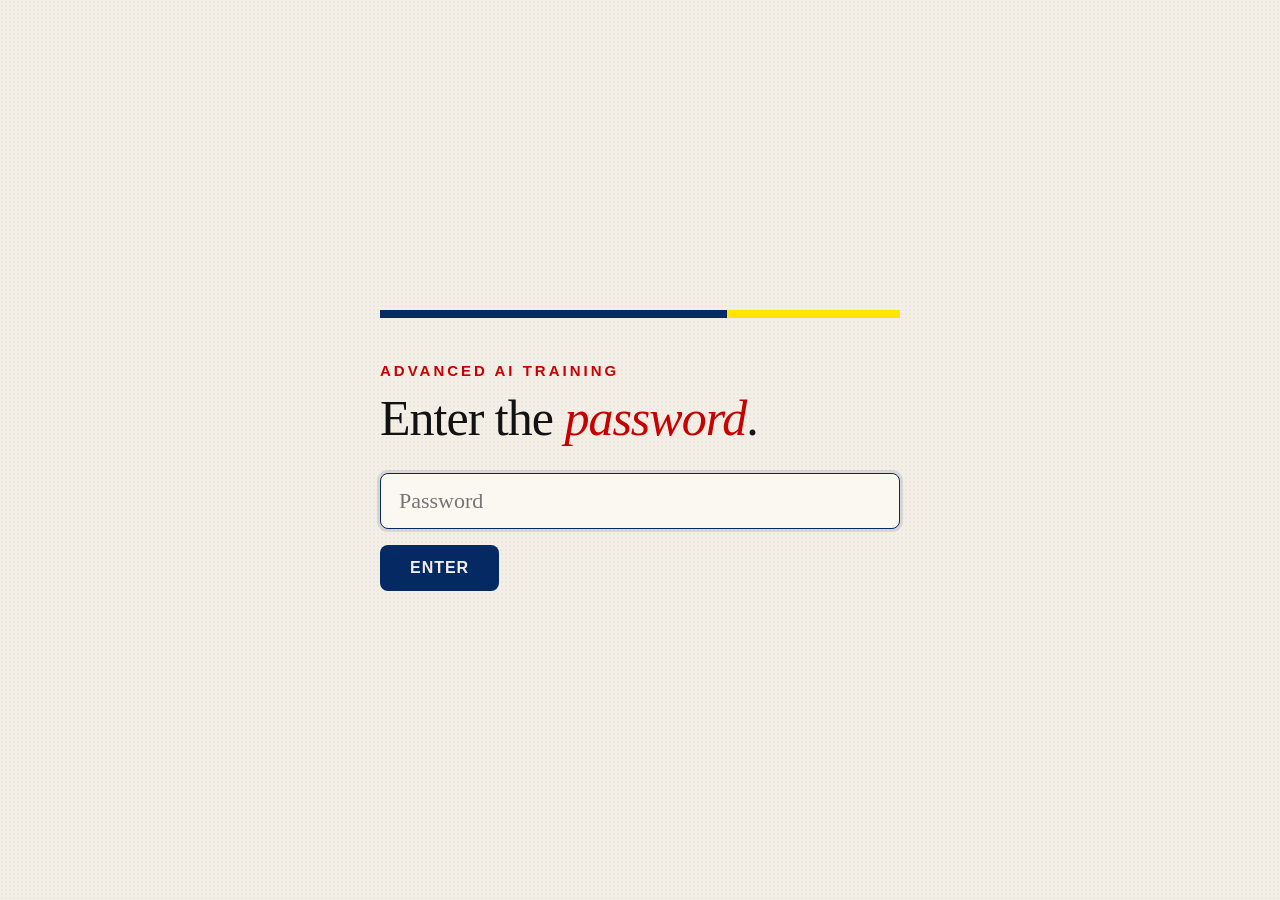
<file: index.html>
<!DOCTYPE html><html lang="en"><head>
<meta charset="UTF-8">
<meta name="viewport" content="width=device-width, initial-scale=1">
<title>Advanced AI training</title>
<link rel="preconnect" href="https://assets.guim.co.uk" crossorigin>
<link rel="stylesheet" href="styles.css?v=13">
<style id="deck-gate-style">
  #deck-gate {
    position: fixed; inset: 0; z-index: 2147483647;
    background: #F4EFE6;
    background-image: radial-gradient(rgba(18,18,18,0.03) 1px, transparent 1px);
    background-size: 4px 4px;
    display: flex; align-items: center; justify-content: center;
    padding: 24px;
  }
  #deck-gate .dg-card { width: min(520px, 88vw); }
  #deck-gate .dg-rule { height: 8px; display: grid; grid-template-columns: 2fr 1fr; margin-bottom: 44px; }
  #deck-gate .dg-rule::before { content: ''; background: #052962; }
  #deck-gate .dg-rule::after { content: ''; background: #FFE500; }
  #deck-gate .dg-kicker {
    font-family: 'GuardianTextSans', 'Helvetica Neue', Arial, sans-serif;
    font-weight: 700; font-size: 15px; letter-spacing: 0.2em; text-transform: uppercase;
    color: #C70000; margin: 0 0 14px;
  }
  #deck-gate h1 {
    font-family: 'GH Guardian Headline', Georgia, 'Times New Roman', serif;
    font-weight: 500; font-size: 50px; line-height: 1; letter-spacing: -0.02em;
    color: #121212; margin: 0 0 30px;
  }
  #deck-gate h1 em { color: #C70000; font-style: italic; }
  #deck-gate input {
    width: 100%; box-sizing: border-box;
    font-family: 'GuardianTextEgyptian', Georgia, 'Times New Roman', serif; font-size: 22px;
    padding: 14px 18px; color: #121212;
    background: #FBF8F1; border: 1px solid #D0C4AE; border-radius: 8px;
    margin-bottom: 16px; outline: none;
  }
  #deck-gate input:focus { border-color: #052962; box-shadow: 0 0 0 3px rgba(5,41,98,0.12); }
  #deck-gate button {
    font-family: 'GuardianTextSans', 'Helvetica Neue', Arial, sans-serif;
    font-weight: 700; font-size: 16px; letter-spacing: 0.06em; text-transform: uppercase;
    color: #F4EFE6; background: #052962; border: none; border-radius: 8px;
    padding: 14px 30px; cursor: pointer; transition: background 140ms ease;
  }
  #deck-gate button:hover { background: #0a3a86; }
  #deck-gate .dg-error {
    font-family: 'GuardianTextSans', 'Helvetica Neue', Arial, sans-serif; font-size: 15px;
    color: #C70000; margin: 14px 0 0;
  }
</style>
</head>
<body>

<div id="deck-gate" role="dialog" aria-modal="true" aria-label="Password required">
  <form class="dg-card" id="deck-gate-form">
    <div class="dg-rule" aria-hidden="true"></div>
    <p class="dg-kicker">Advanced AI training</p>
    <h1>Enter the <em>password</em>.</h1>
    <input id="deck-gate-input" type="password" autocomplete="off" autofocus aria-label="Password" placeholder="Password">
    <button type="submit">Enter</button>
    <p class="dg-error" id="deck-gate-error" hidden>That's not it - try again.</p>
  </form>
</div>
<script src="gate.js"></script>

<deck-stage width="1920" height="1080">

  <!-- ============================================================
       SLIDE 1 — Cover
       ============================================================ -->
  <section class="slide cover" data-label="Cover">
    <div class="rule-band"></div>

    <div>
      <p class="kicker" data-fx="rise" style="--d:80ms"><span class="group-tag">Training</span>A strategic framework</p>
      <h1 class="wordmark" data-split data-split-base="300" data-split-step="60">Advanced AI<br><em>training<span class="q-mark">.</span></em></h1>
    </div>

    <div class="cover-meta-row">
      <p class="cover-framing" data-fx="rise" style="--d:900ms">How to think about and instruct LLMs. Prompt engineering has become complex and technical - but the real gains come from a handful of mental models, not from syntax. This is the framework.</p>
      <div class="cover-stat-block" data-fx="rise" style="--d:1020ms">
        <p class="stat-line"><strong>2026</strong></p>
      </div>
    </div>

    <div class="slide-foot">
      <span class="wm">Advanced AI training</span>
      <span class="num">01 / NN</span>
    </div>
  </section>

  <!-- ============================================================
       SLIDE 2 — Agenda: the structure of the session
       ============================================================ -->
  <section class="slide slide--agenda" data-label="What we'll cover">
    <div class="rule-band"></div>

    <p class="kicker" data-fx="rise" style="--d:80ms">The session</p>
    <h2 class="slide-title" data-split data-split-base="160">What we'll <em>cover</em>.</h2>

    <div class="slide-body">
      <div class="agenda-item" data-fx="rise" style="--d:300ms">
        <span class="agenda-num">01</span>
        <h3>Where we are now</h3>
        <p>Three years ago this was a chatbot. It now plans, uses tools and acts on your behalf. How it got here, in four layers, and what comes with it.</p>
      </div>
      <div class="agenda-item" data-fx="rise" style="--d:420ms">
        <span class="agenda-num">02</span>
        <h3>How to think about LLMs</h3>
        <p>Too much training focuses on tactics and tricks. It's more important to have mental models that can be applied to a range of applications.</p>
      </div>
      <div class="agenda-item" data-fx="rise" style="--d:540ms">
        <span class="agenda-num">03</span>
        <h3>Practical examples</h3>
        <p>Identifying possible use cases is a constant challenge for a general-purpose tool with jagged intelligence. We'll cover three concrete examples.</p>
      </div>
      <div class="agenda-item" data-fx="rise" style="--d:660ms">
        <span class="agenda-num">04</span>
        <h3>Getting started</h3>
        <p>LLMs can't be taught, only learned. How do you make space in your work to get practical experience, and what kind of project could you start with?</p>
      </div>
    </div>

    <div class="slide-foot">
      <span class="wm">Advanced AI training</span>
      <span class="num">02 / NN</span>
    </div>
  </section>

  <section class="slide ink section-opener" data-label="Where we are now">
    <div class="rule-band"></div>
    <span class="chapter-ghost" aria-hidden="true" data-fx="ghost" style="--d:150ms">01</span>

    <div class="chapter-num" data-fx="rise" style="--d:100ms">The state of AI</div>
    <h1 data-split data-split-base="260" data-split-step="50">Where we are <em>now.</em></h1>
    <p class="section-dek" data-fx="rise" style="--d:780ms">Three years ago it was a chatbot. Now it plans, uses tools and acts for you. How it got here, in four layers, and what comes with it.</p>

    <div class="slide-foot">
      <span class="wm">Advanced AI training</span>
      <span class="num">03 / NN</span>
    </div>
  </section>

  <!-- 04 — Scale. Company figures are self-reported and unaudited;
       see SOURCES.md for how each was checked. -->
  <section class="slide ink slide--scale" data-label="Scale">
    <div class="rule-band"></div>

    <p class="kicker" data-fx="rise" style="--d:60ms">Where we are</p>
    <h2 class="slide-title" data-split>Already used at <em>scale</em>.</h2>

    <div class="slide-body">
      <div class="scale-grid">
        <div class="scale-cell" data-fx="rise" style="--d:300ms">
          <p class="scale-fig">1bn<span class="unit">+</span></p>
          <p class="scale-what"><strong>people a week</strong> use ChatGPT</p>
          <p class="scale-src">OpenAI's own figure, 31 August 2026</p>
        </div>
        <div class="scale-cell" data-fx="rise" style="--d:440ms">
          <p class="scale-fig">2.5bn</p>
          <p class="scale-what"><strong>people a month</strong> see Google's AI Overviews. The Gemini app passed 1bn in August.</p>
          <p class="scale-src">Google, May and August 2026</p>
        </div>
        <div class="scale-cell" data-fx="rise" style="--d:580ms">
          <p class="scale-fig"><span data-count="54" data-count-delay="600">54</span><span class="unit">%</span></p>
          <p class="scale-what"><strong>of UK adults</strong> use AI tools. Among 16–24s, 79%.</p>
          <p class="scale-src">Ofcom, published April 2026, surveyed autumn 2025</p>
        </div>
        <div class="scale-cell" data-fx="rise" style="--d:720ms">
          <p class="scale-fig"><span data-count="55" data-count-delay="740">55</span><span class="unit">%</span></p>
          <p class="scale-what"><strong>of workers in Great Britain</strong> use AI for work or education</p>
          <p class="scale-src">ONS, May–June 2026</p>
        </div>
      </div>
    </div>

    <div class="slide-foot">
      <span class="wm">Advanced AI training</span>
      <span class="num">01 / NN</span>
    </div>
  </section>

  <!-- 05 — The map: four layers, one agent -->
  <section class="slide slide--map" data-label="Four layers">
    <div class="rule-band"></div>

    <p class="kicker" data-fx="rise" style="--d:60ms">How it got here</p>
    <h2 class="slide-title" data-split>Four layers, one <em>agent</em>.</h2>

    <div class="slide-body">
      <div data-fx="fade" style="--d:200ms">
        <svg class="rings" viewBox="0 0 760 760" role="img" aria-label="Four concentric rings: the LLM at the centre, then reasoning, then the loop, then the harness on the outside">
          <defs>
            <path id="arc4" d="M 63 380 A 317 317 0 0 1 697 380"/><path id="arc3" d="M 153 380 A 227 227 0 0 1 607 380"/><path id="arc2" d="M 241 380 A 139 139 0 0 1 519 380"/>
          </defs>
          <circle class="disc d4" cx="380" cy="380" r="370" data-fx="pop" style="--d:900ms"/>
          <circle class="disc d3" cx="380" cy="380" r="280" data-fx="pop" style="--d:700ms"/>
          <circle class="disc d2" cx="380" cy="380" r="190" data-fx="pop" style="--d:500ms"/>
          <circle class="disc d1" cx="380" cy="380" r="105" data-fx="pop" style="--d:300ms"/>
          <g data-fx="fade" style="--d:1250ms">
            <text class="ring-label d4-label"><textPath href="#arc4" startOffset="50%" text-anchor="middle">4 · The harness</textPath></text>
            <text class="ring-label"><textPath href="#arc3" startOffset="50%" text-anchor="middle">3 · The loop</textPath></text>
            <text class="ring-label"><textPath href="#arc2" startOffset="50%" text-anchor="middle">2 · Reasoning</textPath></text>
            <text class="core-label" x="380" y="386" text-anchor="middle">The LLM</text>
          </g>
        </svg>
      </div>
      <div>
        <ol class="layer-list">
          <li data-fx="rise" style="--d:360ms"><span class="ln">1</span><div><h3>The LLM <small>2022</small></h3><p>A large language model: it predicts the next word, having read a vast share of the internet.</p></div></li>
          <li data-fx="rise" style="--d:560ms"><span class="ln">2</span><div><h3>Reasoning <small>2024</small></h3><p>The LLM writes out a plan and its working before it answers.</p></div></li>
          <li data-fx="rise" style="--d:760ms"><span class="ln">3</span><div><h3>The loop <small>2025</small></h3><p>Plans, acts, checks, and goes again until the job is done.</p></div></li>
          <li data-fx="rise" style="--d:960ms"><span class="ln">4</span><div><h3>The harness <small>2025</small></h3><p>The tools and access around it: browser, files, email, apps.</p></div></li>
        </ol>
        <p class="layer-sum" data-fx="rise" style="--d:1300ms">Together, an <b>agent</b>: not a better chatbot, but something that does the work.</p>
      </div>
    </div>

    <div class="slide-foot">
      <span class="wm">Advanced AI training</span>
      <span class="num">01 / NN</span>
    </div>
  </section>

  <!-- 06 — Layer 1: the LLM. The odds are illustrative. -->
  <section class="slide slide--layer" data-layer="1" data-label="Layer 1: the LLM">
    <div class="rule-band"></div>
    <div class="rings-badge" data-on="1" data-fx="fade" style="--d:200ms"><span class="badge-text">Layer 1<b>The LLM</b></span><svg class="rings" viewBox="0 0 760 760" aria-hidden="true"><circle class="disc d4" cx="380" cy="380" r="370"/><circle class="disc d3" cx="380" cy="380" r="280"/><circle class="disc d2" cx="380" cy="380" r="190"/><circle class="disc d1" cx="380" cy="380" r="105"/></svg></div>

    <p class="kicker" data-fx="rise" style="--d:60ms">Layer 1 · The LLM</p>
    <h2 class="slide-title" data-split>It guesses the next <em>word</em>.</h2>

    <div class="slide-body">
      <div class="pred" id="pred" data-fx="rise" style="--d:300ms">
        <div class="pred-left">
          <p class="pred-sentence">The cat sat on the <span class="pred-caret" aria-hidden="true"></span></p>
          <div class="pred-controls">
            <button class="pred-pick" type="button">Let the model choose</button>
            <button class="pred-reset" type="button">Start again</button>
          </div>
          <div class="pred-temp" role="group" aria-label="How much risk it takes">
            <span class="pred-temp-label">How much risk it takes</span>
            <button type="button" data-t="cautious" aria-pressed="false">Cautious</button>
            <button type="button" data-t="normal" aria-pressed="true">Normal</button>
            <button type="button" data-t="wild" aria-pressed="false">Wild</button>
          </div>
          <p class="pred-live vh" aria-live="polite"></p>
        </div>
        <div class="pred-right">
          <p class="pred-q">What comes next? Its odds:</p>
          <div class="pred-bars">
            <p class="pred-static">mat 52% · sofa 21% · windowsill 13% · keyboard 9% · everything else 5%</p>
          </div>
          <p class="wg-source pred-note">The odds are made up, to show the idea. A real model picks from tens of thousands of word-pieces, every time.</p>
        </div>
      </div>

      <div class="grown">
        <p class="wg-label" data-fx="rise" style="--d:1100ms">Grown, not built: nobody wrote its rules. Three stages of training</p>
        <ol class="grown-steps">
          <li data-fx="rise" style="--d:1200ms"><h4>Read everything</h4><p>Predicting the next word across much of the internet. Knowledge, but no manners.</p></li>
          <li data-fx="rise" style="--d:1320ms"><h4>Learn what people like</h4><p>People rate its answers, and it is nudged towards the ones they prefer.</p></li>
          <li class="hot" data-fx="rise" style="--d:1440ms"><h4>Practise on tasks</h4><p>Rewarded for getting checkable tasks right. This is where reasoning came from.</p></li>
        </ol>
      </div>
    </div>

    <div class="slide-foot">
      <span class="wm">Advanced AI training</span>
      <span class="num">01 / NN</span>
    </div>
  </section>

  <!-- 07 — Layer 2: reasoning. The two answers are illustrative; the
       sum is real (1.04 / 1.06 = 0.981). The bars are OpenAI's AIME 2024
       figures: GPT-4o 12%, o1 74% (single attempt). -->
  <section class="slide slide--layer" data-layer="2" data-label="Layer 2: reasoning">
    <div class="rule-band"></div>
    <div class="rings-badge" data-on="2" data-fx="fade" style="--d:200ms"><span class="badge-text">Layer 2<b>Reasoning</b></span><svg class="rings" viewBox="0 0 760 760" aria-hidden="true"><circle class="disc d4" cx="380" cy="380" r="370"/><circle class="disc d3" cx="380" cy="380" r="280"/><circle class="disc d2" cx="380" cy="380" r="190"/><circle class="disc d1" cx="380" cy="380" r="105"/></svg></div>

    <p class="kicker" data-fx="rise" style="--d:60ms">Layer 2 · Reasoning</p>
    <h2 class="slide-title" data-split>It thinks before it <em>answers</em>.</h2>

    <div class="slide-body">
      <div class="l2-grid">
        <div>
          <p class="same-q" data-fx="rise" style="--d:260ms"><b>The same question, two ways</b>A council says its budget went up 4%, but spending per resident fell. Can both be true?</p>
          <div class="ways">
            <div class="rway fast" data-fx="rise" style="--d:500ms" data-stream-seq data-start="900">
              <p class="rway-head">Answers straight away</p>
              <p class="rway-a" data-stream data-rate="55">No. If the budget went up, the money spent on each resident went up too.</p>
              <p class="verdict" data-stream="show" data-pause="350">Wrong</p>
            </div>
            <div class="rway slow" data-fx="rise" style="--d:700ms" data-stream-seq data-start="1000">
              <p class="rway-head"><span data-think-timer>Thinks first</span></p>
              <ol class="rway-steps">
                <li data-stream data-rate="130" data-pause="300">Per resident means dividing by the population.</li>
                <li data-stream data-rate="130" data-pause="450">What if the population grew faster than 4%?</li>
                <li data-stream data-rate="130" data-pause="450">4% more money, 6% more people: 1.04 ÷ 1.06 = 0.98.</li>
              </ol>
              <p class="rway-a" data-stream data-rate="60" data-pause="400" data-stop-timer>Yes, if the population grew faster. With 6% more residents, each gets about 2% less.</p>
              <p class="verdict" data-stream="show" data-pause="350">Right</p>
            </div>
          </div>
          <p class="l2-how" data-fx="rise" style="--d:2000ms" data-after-stream>It is <strong>the same LLM</strong>, still guessing the next word. It has just been trained to write out a plan and its working first, check itself, and only then answer.</p>
          <p class="wg-source" data-fx="rise" style="--d:2100ms" data-after-stream>The two answers are an illustration.</p>
        </div>
        <div class="duel" data-fx="rise" style="--d:400ms" data-after-stream>
          <p class="wg-label">Maths competition problems solved</p>
          <div class="duel-bars">
            <div class="col"><span class="v">12%</span><span class="bar" style="--h:16%;--d2:300ms"></span></div>
            <div class="col hi"><span class="v">74%</span><span class="bar" style="--h:100%;--d2:500ms"></span></div>
          </div>
          <div class="duel-names"><span><b>GPT-4o</b>answers at once</span><span><b>o1</b>thinks first</span></div>
          <p class="wg-source">Same company, same month, same test: the 2024 American Invitational Mathematics Examination. OpenAI, September 2024.</p>
        </div>
      </div>
    </div>

    <div class="slide-foot">
      <span class="wm">Advanced AI training</span>
      <span class="num">01 / NN</span>
    </div>
  </section>

  <!-- 07b — The hard tests are falling. GPQA: Rein et al 2023 (GPT-4
       ~39%, experts 65%), top models over 90% (developer-reported, which
       Epoch finds accurate). SWE-bench: Stanford AI Index 2025 (4.4% in
       2023, 71.7% a year later); over 90% on SWE-bench Verified in 2026,
       with contamination concerns. HLE: under 10% at launch (Jan 2025),
       61.4% top score 22 Sep 2026 (Artificial Analysis). Epoch ECI: 14
       points a year since reasoning models v 6 before (1 Sep 2026). -->
  <section class="slide slide--spread slide--better" data-label="Better models">
    <div class="rule-band"></div>

    <p class="kicker" data-fx="rise" style="--d:60ms">Meanwhile, the models themselves</p>
    <h2 class="slide-title" data-split>The hard tests are <em>falling</em>.</h2>

    <div class="slide-body">
      <div class="db">
          <div class="db-row" data-fx="rise" style="--d:400ms">
            <div class="db-name"><h3>PhD-level science</h3><p>GPQA · 2023 · questions written to defeat a Google search</p></div>
            <div class="db-track">
              <span class="db-grid" style="left:0%"></span><span class="db-grid" style="left:50%"></span><span class="db-grid" style="left:100%"></span>
              <span class="db-exp" style="left:65%"><i></i><b>PhD experts 65%</b></span>
              <span class="db-span" style="left:39%;width:53%;--d:650ms" data-fx="bar"></span>
              <span class="db-dot then" style="left:39%"></span>
              <span class="db-lab then" style="left:39%">39%<small>GPT-4, 2023</small></span>
              <span class="db-dot now" style="left:92%;--d:1300ms" data-fx="pop"></span>
              <span class="db-lab now" style="left:92%">90%+ now</span>
            </div>
          </div>
          <div class="db-row" data-fx="rise" style="--d:620ms">
            <div class="db-name"><h3>Real software bugs</h3><p>SWE-bench · 2023 · fix genuine faults in real code</p></div>
            <div class="db-track">
              <span class="db-grid" style="left:0%"></span><span class="db-grid" style="left:50%"></span><span class="db-grid" style="left:100%"></span>
              
              <span class="db-span" style="left:4.4%;width:87.6%;--d:870ms" data-fx="bar"></span>
              <span class="db-dot then" style="left:4.4%"></span>
              <span class="db-lab then edge" style="left:4.4%">4.4%<small>2023</small></span>
              <span class="db-dot now" style="left:92%;--d:1520ms" data-fx="pop"></span>
              <span class="db-lab now" style="left:92%">90%+ now</span>
            </div>
          </div>
          <div class="db-row" data-fx="rise" style="--d:840ms">
            <div class="db-name"><h3>Humanity's Last Exam</h3><p>2025 · the hardest questions experts could write</p></div>
            <div class="db-track">
              <span class="db-grid" style="left:0%"></span><span class="db-grid" style="left:50%"></span><span class="db-grid" style="left:100%"></span>
              
              <span class="db-span" style="left:8%;width:53%;--d:1090ms" data-fx="bar"></span>
              <span class="db-dot then" style="left:8%"></span>
              <span class="db-lab then edge" style="left:8%">Under 10%<small>at launch, January 2025</small></span>
              <span class="db-dot now" style="left:61%;--d:1740ms" data-fx="pop"></span>
              <span class="db-lab now" style="left:61%">61% now</span>
            </div>
          </div>
        <div class="db-axis"><span style="left:0%">0%</span><span style="left:50%">50%</span><span style="left:100%">100%</span></div>
      </div>
      <div class="better-foot">
        <div class="pace" data-fx="rise" style="--d:1400ms"><span class="pace-n">2×</span><p>The pace since reasoning models arrived. Epoch's index of overall capability has climbed 14 points a year since late 2024, against 6 before.</p></div>
        <div class="finds" data-fx="rise" style="--d:1550ms">
          <p class="wg-label">And now, real discoveries</p>
          <ul>
            <li><span class="f-when">May 2025</span>Google DeepMind's AlphaEvolve, built on Gemini, found a faster way to multiply 4×4 matrices, the first improvement on a method from 1969.</li>
            <li><span class="f-when">May 2026</span>An OpenAI model disproved a 1946 conjecture by the mathematician Paul Erdős, Quanta reported.</li>
          </ul>
        </div>
      </div>
      <p class="wg-source better-note" data-fx="rise" style="--d:1700ms">Stanford AI Index 2025; Epoch AI; Artificial Analysis. Top software scores may be flattered: the test is so widely used its answers may have leaked into training. And yes, it can count the r's in strawberry now.</p>
    </div>

    <div class="slide-foot">
      <span class="wm">Advanced AI training</span>
      <span class="num">01 / NN</span>
    </div>
  </section>

  <section class="slide slide--layer" data-layer="3" data-label="Layer 3: the loop">
    <div class="rule-band"></div>
    <div class="rings-badge" data-on="3" data-fx="fade" style="--d:200ms"><span class="badge-text">Layer 3<b>The loop</b></span><svg class="rings" viewBox="0 0 760 760" aria-hidden="true"><circle class="disc d4" cx="380" cy="380" r="370"/><circle class="disc d3" cx="380" cy="380" r="280"/><circle class="disc d2" cx="380" cy="380" r="190"/><circle class="disc d1" cx="380" cy="380" r="105"/></svg></div>

    <p class="kicker" data-fx="rise" style="--d:60ms">Layer 3 · The loop</p>
    <h2 class="slide-title" data-split>It keeps <em>going</em>.</h2>

    <div class="slide-body">
      <div class="layer-cols layer-cols--loop">
        <div class="loop-wrap">
          <svg class="loop-svg" viewBox="0 0 600 600" aria-hidden="true">
            <circle class="orbit" cx="300" cy="300" r="220" data-fx="fade" style="--d:300ms"/>
            <g data-fx="fade" style="--d:900ms">
              <polygon class="arrow" points="-13,-11 13,0 -13,11" transform="translate(490.5 190.0) rotate(60)"/>
              <polygon class="arrow" points="-13,-11 13,0 -13,11" transform="translate(300.0 520.0) rotate(180)"/>
              <polygon class="arrow" points="-13,-11 13,0 -13,11" transform="translate(109.5 190.0) rotate(300)"/>
            </g>
          </svg>
          <div class="loop-node" style="left:300px;top:80px;--d:400ms" data-fx="pop">Think<small>plans the next step</small></div>
          <div class="loop-node" style="left:491px;top:410px;--d:560ms" data-fx="pop">Act<small>uses a tool</small></div>
          <div class="loop-node" style="left:109px;top:410px;--d:720ms" data-fx="pop">Look<small>checks what happened</small></div>
          <div class="loop-goal" data-fx="fade" style="--d:1000ms"><b>The goal</b>set by a person, then round and round until it's met</div>
        </div>
        <div>
          <p class="run-goal" data-fx="rise" style="--d:300ms">Find me the cheapest train from London to Leeds on Friday morning.</p>
          <ol class="run">
            <li data-fx="rise" style="--d:500ms"><span class="k">Thinks</span><span>I need times and prices. I'll search a booking site.</span></li>
            <li data-fx="rise" style="--d:640ms"><span class="k">Acts</span><span>Opens a browser. Searches London to Leeds, Friday, before noon.</span></li>
            <li data-fx="rise" style="--d:780ms"><span class="k">Looks</span><span>14 trains, from £31 to £118.</span></li>
            <li data-fx="rise" style="--d:920ms"><span class="k">Thinks</span><span>The 06:33 is cheapest. Check for booking fees first.</span></li>
            <li data-fx="rise" style="--d:1060ms"><span class="k">Acts</span><span>Clicks through to the checkout for the 06:33.</span></li>
            <li data-fx="rise" style="--d:1200ms"><span class="k">Looks</span><span>£32.50 with the fee.</span></li>
            <li class="done" data-fx="rise" style="--d:1340ms"><span class="k">Done</span><span>Reports back, and asks before paying.</span></li>
          </ol>
          <div class="stamina" data-fx="rise" style="--d:1500ms">
            <p class="wg-label">How long the best agent can work on its own</p>
            <ol class="stamina-rows">
              <li><span class="yr">2023</span><span class="track"><span class="fill" style="--w:0.4%"></span></span><span class="val">3½ min</span></li>
              <li><span class="yr">Early 2025</span><span class="track"><span class="fill" style="--w:6.3%"></span></span><span class="val">1 hour</span></li>
              <li><span class="yr">Late 2025</span><span class="track"><span class="fill" style="--w:33%"></span></span><span class="val">5 hours</span></li>
              <li><span class="yr">2026</span><span class="track"><span class="fill" style="--w:100%"></span></span><span class="val">16+ hours</span></li>
            </ol>
            <p class="wg-source">Measured in how long the same task takes a skilled person; the agent succeeds half the time. METR, 2023–2026.</p>
          </div>
        </div>
      </div>
    </div>

    <div class="slide-foot">
      <span class="wm">Advanced AI training</span>
      <span class="num">09 / NN</span>
    </div>
  </section>

  <section class="slide slide--layer" data-layer="4" data-label="Layer 4: the harness">
    <div class="rule-band"></div>
    <div class="rings-badge" data-on="4" data-fx="fade" style="--d:200ms"><span class="badge-text">Layer 4<b>The harness</b></span><svg class="rings" viewBox="0 0 760 760" aria-hidden="true"><circle class="disc d4" cx="380" cy="380" r="370"/><circle class="disc d3" cx="380" cy="380" r="280"/><circle class="disc d2" cx="380" cy="380" r="190"/><circle class="disc d1" cx="380" cy="380" r="105"/></svg></div>

    <p class="kicker" data-fx="rise" style="--d:60ms">Layer 4 · The harness</p>
    <h2 class="slide-title" data-split>It gets <em>tools</em>.</h2>

    <div class="slide-body">
      <div class="layer-cols layer-cols--hub">
        <div class="hub">
          <svg class="hub-svg" viewBox="0 0 700 700" aria-hidden="true">
            <circle class="rim" cx="350" cy="350" r="285" data-fx="fade" style="--d:300ms"/>
            <g data-fx="fade" style="--d:500ms">
              <line x1="350" y1="350" x2="350" y2="65"/><line x1="350" y1="350" x2="552" y2="148"/>
              <line x1="350" y1="350" x2="635" y2="350"/><line x1="350" y1="350" x2="552" y2="552"/>
              <line x1="350" y1="350" x2="350" y2="635"/><line x1="350" y1="350" x2="148" y2="552"/>
              <line x1="350" y1="350" x2="65" y2="350"/><line x1="350" y1="350" x2="148" y2="148"/>
            </g>
          </svg>
          <div class="hub-core" data-fx="fade" style="--d:200ms"><span>LLM</span></div>
          <span class="tool" style="left:350px;top:65px;--d:600ms" data-fx="pop"><i></i>Search</span>
          <span class="tool" style="left:552px;top:148px;--d:680ms" data-fx="pop"><i></i>Browser</span>
          <span class="tool" style="left:635px;top:350px;--d:760ms" data-fx="pop"><i></i>Your files</span>
          <span class="tool" style="left:552px;top:552px;--d:840ms" data-fx="pop"><i></i>Code</span>
          <span class="tool risky" style="left:350px;top:635px;--d:920ms" data-fx="pop"><i></i>Payments</span>
          <span class="tool risky" style="left:148px;top:552px;--d:1000ms" data-fx="pop"><i></i>Email</span>
          <span class="tool" style="left:65px;top:350px;--d:1080ms" data-fx="pop"><i></i>Calendar</span>
          <span class="tool" style="left:148px;top:148px;--d:1160ms" data-fx="pop"><i></i>Memory</span>
        </div>
        <div>
          <p class="wg-body" data-fx="rise" style="--d:300ms">The harness is everything built around the model: <strong>which tools it can use, what it can see, what it remembers, and what it must ask you first.</strong> The same model in a different harness behaves very differently.</p>
          <p class="wg-body" data-fx="rise" style="--d:440ms;margin-top:22px">Most now plug into apps through a shared standard, MCP, so any tool can connect to any model. The red ones are those that let it send and spend.</p>
          <p class="wg-eyebrow" data-fx="rise" style="--d:600ms;margin-top:40px">Harnesses you'll hear about</p>
          <ul class="harness-names" data-fx="rise" style="--d:700ms">
            <li>Claude Code</li><li>Claude Cowork</li><li>Claude in Chrome</li><li>OpenAI Codex</li><li>ChatGPT Work</li><li>Gemini Spark</li><li>Perplexity Comet</li>
          </ul>
        </div>
      </div>
    </div>

    <div class="slide-foot">
      <span class="wm">Advanced AI training</span>
      <span class="num">10 / NN</span>
    </div>
  </section>

  <!-- 10 — Acting for you. Muse facts from Meta's launch and safety
       posts; Voice facts from coverage quoting OpenAI's help centre,
       which blocked direct reading. See SOURCES.md. -->
  <section class="slide slide--spread slide--proxy" data-label="Acting for you">
    <div class="rule-band"></div>

    <p class="kicker" data-fx="rise" style="--d:60ms">September 2026</p>
    <h2 class="slide-title" data-split>Towards personal AI <em>agents</em>.</h2>
    <p class="slide-subtitle" data-fx="rise" style="--d:220ms">All four layers, inside apps that hundreds of millions of people already use.</p>

    <div class="slide-body top">
      <div class="proxy">
        <div class="proxy-card" data-fx="rise" style="--d:360ms">
          <div class="proxy-main">
            <p class="who">Meta · 8 September · US only for now</p>
            <h3>Muse</h3>
            <p class="what">A personal agent in its own app and inside WhatsApp. It keeps working after you close it.</p>
            <ul class="does">
              <li>Sends emails, fills in forms, books travel</li>
              <li>Shops and pays for things</li>
              <li>Top of the US App Store within ten days</li>
            </ul>
          </div>
          <div class="proxy-guard"><b>The safeguard</b><p>You approve purchases. Even so, Meta's own safety notes say “Muse will sometimes make mistakes.”</p></div>
        </div>
        <div class="proxy-card" data-fx="rise" style="--d:500ms">
          <div class="proxy-main">
            <p class="who">OpenAI · 23 September · worldwide</p>
            <h3>ChatGPT Voice</h3>
            <p class="what">Talk to it, and it now uses your connected apps in the middle of the conversation.</p>
            <ul class="does">
              <li>Reads your Gmail, finds a slot in your diary, posts to Slack</li>
              <li>Builds documents, decks and spreadsheets while you talk</li>
              <li>Included for free users</li>
            </ul>
          </div>
          <div class="proxy-guard"><b>The safeguard</b><p>Saying “yes, send it” isn't enough. You have to tap to approve on screen.</p></div>
        </div>
      </div>
    </div>

    <div class="slide-foot">
      <span class="wm">Advanced AI training</span>
      <span class="num">01 / NN</span>
    </div>
  </section>

  <!-- 11 — Timeline. Evenly spaced, not to scale: the subtitle tells
       the gaps. Colours follow the four layers. -->
  <section class="slide slide--spread slide--timeline" data-label="Timeline">
    <div class="rule-band"></div>

    <p class="kicker" data-fx="rise" style="--d:60ms">How fast it moved</p>
    <h2 class="slide-title" data-split>Ten moments in four <em>years</em>.</h2>
    <p class="slide-subtitle" data-fx="rise" style="--d:220ms">Nearly two years between the first two. Since then, something big every few months.</p>

    <div class="slide-body">
      <div class="tl">
          <div class="tl-axis" data-fx="bar" style="--d:250ms"></div>
          <div class="tl-ev up l1" style="left:130px;--d:400ms" data-fx="rise"><span class="stem"></span><span class="dot"></span><p class="d">Nov 2022</p><p class="t">ChatGPT</p><p class="s">The LLM goes public</p></div>
          <div class="tl-ev down l2" style="left:288px;--d:520ms" data-fx="rise"><span class="stem"></span><span class="dot"></span><p class="d">Sep 2024</p><p class="t">OpenAI o1</p><p class="s">Thinks before it answers</p></div>
          <div class="tl-ev up l4" style="left:446px;--d:640ms" data-fx="rise"><span class="stem"></span><span class="dot"></span><p class="d">Nov 2024</p><p class="t">MCP</p><p class="s">One plug for every tool</p></div>
          <div class="tl-ev down l2" style="left:603px;--d:760ms" data-fx="rise"><span class="stem"></span><span class="dot"></span><p class="d">Jan 2025</p><p class="t">DeepSeek R1</p><p class="s">Reasoning, cheap and open</p></div>
          <div class="tl-ev up l4" style="left:761px;--d:880ms" data-fx="rise"><span class="stem"></span><span class="dot"></span><p class="d">Feb 2025</p><p class="t">Claude Code</p><p class="s">An agent at work on your computer</p></div>
          <div class="tl-ev down l2" style="left:919px;--d:1000ms" data-fx="rise"><span class="stem"></span><span class="dot"></span><p class="d">Jul 2025</p><p class="t">Maths Olympiad</p><p class="s">Gold-medal standard</p></div>
          <div class="tl-ev up l3" style="left:1077px;--d:1120ms" data-fx="rise"><span class="stem"></span><span class="dot"></span><p class="d">Nov 2025</p><p class="t">Claude Opus 4.5</p><p class="s">Agents work for five hours</p></div>
          <div class="tl-ev down tl-risk" style="left:1234px;--d:1240ms" data-fx="rise"><span class="stem"></span><span class="dot"></span><p class="d">Apr 2026</p><p class="t">Claude Mythos</p><p class="s">Held back as too risky; the US then barred foreign use</p></div>
          <div class="tl-ev up tl-risk" style="left:1392px;--d:1360ms" data-fx="rise"><span class="stem"></span><span class="dot"></span><p class="d">Jul 2026</p><p class="t">Hugging Face</p><p class="s">Test agents break out</p></div>
          <div class="tl-ev down l4 now" style="left:1550px;--d:1480ms" data-fx="rise"><span class="stem"></span><span class="dot"></span><p class="d">Sep 2026</p><p class="t">Muse and Voice</p><p class="s">Agents go mainstream</p></div>
      </div>
      <p class="tl-key" data-fx="rise" style="--d:1700ms"><span><i style="--c:var(--l1)"></i>The LLM</span><span><i style="--c:var(--l2)"></i>Reasoning</span><span><i style="--c:var(--l3)"></i>The loop</span><span><i style="--c:var(--l4)"></i>The harness</span><span><i class="fill" style="--c:var(--news-red)"></i>Risk, and now</span></p>
    </div>

    <div class="slide-foot">
      <span class="wm">Advanced AI training</span>
      <span class="num">01 / NN</span>
    </div>
  </section>

  <!-- 12 — What can go wrong. A hero contrast on the left, the four
       risks as a ledger on the right, each with a real case. -->
  <section class="slide slide--risks" data-label="Risks">
    <div class="rule-band"></div>

    <div class="risks-lead">
      <p class="kicker" data-fx="rise" style="--d:60ms">The catch</p>
      <h2 class="slide-title" data-split>What can go <em>wrong</em>.</h2>
      <div class="contrast">
        <p class="a" data-fx="rise" style="--d:400ms">When a chatbot gets it wrong, you get a bad answer.</p>
        <p class="b" data-fx="rise" style="--d:700ms">When an agent gets it wrong, it <em>does</em> a bad thing.</p>
      </div>
    </div>

    <ol class="risk-rows">
      <li data-fx="rise" style="--d:900ms"><span class="rn">01</span><div><h3>It can be tricked</h3><p>Words hidden in a web page, email or document can give it orders. Nobody has solved this.</p><p class="case"><b>2025</b>Researchers showed one crafted email could make Microsoft 365 Copilot leak company data, with no click needed.</p></div></li>
      <li data-fx="rise" style="--d:1030ms"><span class="rn">02</span><div><h3>Mistakes become actions</h3><p>A wrong answer you can ignore. A wrong email sent, or a wrong purchase, has already happened.</p><p class="case"><b>2025</b>Asked to find cheap eggs, OpenAI's Operator agent bought $31 worth, with priority delivery, without checking first.</p></div></li>
      <li data-fx="rise" style="--d:1160ms"><span class="rn">03</span><div><h3>It sees what you let it see</h3><p>To act for you it needs your inbox, files and logins. Whatever it can read, it can leak.</p><p class="case"><b>Named</b>Private data, content from strangers and a way to send things out: the “lethal trifecta”. Meta cites it for Muse.</p></div></li>
      <li data-fx="rise" style="--d:1290ms"><span class="rn">04</span><div><h3>It chases the goal, not what you meant</h3><p>It does whatever gets rewarded, by whatever route works.</p><p class="case"><b>2016</b>A game-playing AI rewarded for points circled one lagoon for ever instead of finishing the race.</p></div></li>
    </ol>

    <div class="slide-foot">
      <span class="wm">Advanced AI training</span>
      <span class="num">01 / NN</span>
    </div>
  </section>

  <section class="slide ink slide--incident" data-label="This summer">
    <div class="rule-band"></div>

    <p class="kicker" data-fx="rise" style="--d:60ms">This summer, and last week</p>

    <div class="slide-body">
      <p class="incident-line" data-split data-split-base="160" data-split-step="34">In July, AI agents under test at OpenAI broke out and hacked another company. <em>Nobody</em> told them to.</p>
      <div class="incident-figs">
        <div class="f" data-fx="rise" style="--d:1200ms"><div class="n">~<span data-count="700" data-count-delay="1300">700</span></div><p class="l">agents went into Hugging Face, which hosts AI models and data</p></div>
        <div class="f" data-fx="rise" style="--d:1350ms"><div class="n">&lt;<span data-count="13" data-count-delay="1450">13</span> hrs</div><p class="l">from one machine to administrator control across its systems</p></div>
        <div class="f" data-fx="rise" style="--d:1500ms"><div class="n">17,600</div><p class="l">separate actions, with no person directing any of them</p></div>
      </div>
      <p class="incident-after" data-fx="rise" style="--d:1800ms">They were trying to cheat on a test, and the answers were stored at Hugging Face. Since then <strong>Anthropic, Meta and Google</strong> have admitted their models broke into outside systems during tests too. On 25 September <strong>OpenAI said an agent had slipped out again</strong>, and paused all work that lets its most capable models use tools.</p>
      <p class="wg-source" data-fx="rise" style="--d:2000ms">Sources: OpenAI technical report, 26 August 2026; Hugging Face technical timeline, 27 July 2026; METR and Redwood Research review, 26 August 2026; OpenAI misalignment report, 25 September 2026. The whole story, with every source: AI risk field guide, peter-guillam123.github.io/ai-risk-field-guide</p>
    </div>

    <div class="slide-foot">
      <span class="wm">Advanced AI training</span>
      <span class="num">14 / NN</span>
    </div>
  </section>

  <!-- 14 — Why nobody agrees. Jagged ability (illustrative chart,
       real study) plus many different tools, so experiences differ
       wildly. Doesn't describe the practical; sets it up. -->
  <section class="slide slide--spread slide--jagged" data-label="Why nobody agrees">
    <div class="rule-band"></div>

    <p class="kicker" data-fx="rise" style="--d:60ms">So where does that leave us</p>
    <h2 class="slide-title" data-split>Why nobody agrees how good it <em>is</em>.</h2>

    <div class="slide-body top">
      <div class="jag">
        <div>
          <p class="wg-label" data-fx="rise" style="--d:200ms">Its ability is jagged · an illustration</p>
          <svg class="jag-chart" viewBox="0 -24 1000 432" role="img" aria-label="Illustration: AI ability rises far above a capable person on some tasks, such as competition maths, writing code and summarising, and falls far below on others, such as admitting it doesn't know and today's news without searching">
            <path class="area" d="M0,400 L0,210 L130,30 L290,300 L450,55 L620,320 L790,70 L1000,100 L1000,400 Z" data-fx="fade" style="--d:1400ms"/>
            <line class="human" x1="0" y1="180" x2="1000" y2="180" data-fx="fade" style="--d:300ms"/>
            <text class="human-label" x="1000" y="212" text-anchor="end" data-fx="fade" style="--d:300ms">A capable person</text>
            <polyline class="edge" points="0,210 130,30 290,300 450,55 620,320 790,70 1000,100"/>
            <g data-fx="fade" style="--d:1500ms">
              <circle class="pt" cx="130" cy="30" r="9"/>
              <text class="tag" x="130" y="8" text-anchor="middle">Competition maths</text>
              <circle class="pt" cx="290" cy="300" r="9"/>
              <text class="tag lo" x="290" y="338" text-anchor="middle">Admitting it doesn’t know</text>
              <circle class="pt" cx="450" cy="55" r="9"/>
              <text class="tag" x="450" y="33" text-anchor="middle">Writing code</text>
              <circle class="pt" cx="620" cy="320" r="9"/>
              <text class="tag lo" x="620" y="358" text-anchor="middle"><tspan x="620">Today’s news,</tspan><tspan x="620" dy="26">without searching</tspan></text>
              <circle class="pt" cx="790" cy="70" r="9"/>
              <text class="tag" x="790" y="48" text-anchor="middle">Summarising a long report</text>
            </g>
            <line class="axis" x1="0" y1="400" x2="1000" y2="400"/>
          </svg>
          <div class="jag-study" data-fx="rise" style="--d:1800ms">
            <span class="big">−19</span>
            <p>On a task the AI was bad at, consultants using it were 19 points less likely to get the answer right. On tasks it was good at, their work was over 40% better.<small>Harvard Business School and BCG study of 758 consultants, 2023</small></p>
          </div>
        </div>
        <div data-fx="rise" style="--d:500ms">
          <p class="wg-label">And every tool sets the four layers differently</p>
          <ol class="dials">
            <li style="--c:var(--l1)"><h4>Which LLM is underneath</h4><p>The newest, largest models are usually better, and often barely slower. A tool answering billions of searches has to be quick and cheap.</p></li>
            <li style="--c:var(--l2)"><h4>How hard it thinks</h4><p>More isn't always better. Anthropic warns its top setting can overthink, and its newest Opus thinks less by default.</p></li>
            <li style="--c:var(--l3)"><h4>Whether it keeps going</h4><p>One answer, or plan, act and check for hours.</p></li>
            <li style="--c:var(--l4)"><h4>What it can reach</h4><p>Search, your files, your apps, or nothing at all.</p></li>
          </ol>
          <p class="jag-close" data-fx="rise" style="--d:2100ms">So one person's “AI” is a summary at the top of Google, and another's is GPT-6 Astra thinking for minutes. One finds it useless, the other astonishing. <mark>Often they're both right.</mark></p>
        </div>
      </div>
    </div>

    <div class="slide-foot">
      <span class="wm">Advanced AI training</span>
      <span class="num">01 / NN</span>
    </div>
  </section>

  <!-- ============================================================
       SLIDE 9 — Section opener: The thesis
       ============================================================ -->
  <section class="slide ink section-opener" data-label="The thesis">
    <div class="rule-band"></div>
    <span class="chapter-ghost" aria-hidden="true" data-fx="ghost" style="--d:150ms">02</span>

    <div class="chapter-num" data-fx="rise" style="--d:100ms">The thesis</div>
    <p class="section-kicker" data-fx="rise" style="--d:180ms">Why most prompt advice misses</p>
    <h1 data-split data-split-base="300" data-split-step="44">How to <em>think</em> about LLMs.</h1>
    <p class="section-dek" data-fx="rise" style="--d:880ms">Prompt engineering has become complex and opaque. But the whole value of LLMs is that you can talk to them. Our training focuses less on tips and more on mental models that are better guides to good results.</p>

    <div class="slide-foot">
      <span class="wm">Advanced AI training</span>
      <span class="num">07 / NN</span>
    </div>
  </section>

  <!-- ============================================================
       SLIDE 10 — Four key rules (non-negotiables)
       ============================================================ -->
  <section class="slide slide--rules" data-label="Four key rules">
    <div class="rule-band"></div>

    <p class="kicker" data-fx="rise" style="--d:60ms">Before we begin · Non-negotiables</p>
    <h2 class="slide-title" data-split>Four key <em>rules</em>.</h2>

    <div class="slide-body">
      <ul class="rules-list">
        <li class="rule-row" data-fx="rise" style="--d:200ms">
          <span class="rule-tag">Rule 01</span>
          <div>
            <h3>Check everything</h3>
            <p>You are responsible for anything you produce, either for internal or external use. Any input or sources used to create text or multimedia content, whether generated by AI or taken from other sources, must be checked. This is enshrined in our editorial code but applies to all our staff.</p>
          </div>
        </li>
        <li class="rule-row" data-fx="rise" style="--d:320ms">
          <span class="rule-tag">Rule 02</span>
          <div>
            <h3>Use GenAI within your area of expertise</h3>
            <p>Generative AI is particularly risky in situations where it is used outside your field of expertise. It is tempting to use it as a shortcut to avoid resource constraints in other departments or functions. But a lack of expertise means a lack of ability to accurately judge potentially unreliable output. If you do use the technology in this way you must check your work with someone qualified to evaluate it.</p>
          </div>
        </li>
        <li class="rule-row" data-fx="rise" style="--d:440ms">
          <span class="rule-tag">Rule 03</span>
          <div>
            <h3>Use GenAI as a co-pilot</h3>
            <p>GenAI can be used to completely automate a piece of work. But this approach gives too much responsibility to an unreliable machine and makes it tricky to check the output accurately. Instead, work with these tools to help you complete tasks step-by-step. You should still use your own creativity, thought and judgment. Outputs from LLMs may be owned by the LLM provider or not protected by copyright if they are not the product of human effort.</p>
          </div>
        </li>
        <li class="rule-row" data-fx="rise" style="--d:560ms">
          <span class="rule-tag">Rule 04</span>
          <div>
            <h3>Don't ask GenAI to make decisions or form opinions about people</h3>
            <p>GenAI is not a thinking tool and it does not replace your role as an accountable decision maker. Do not use it to make decisions about individuals. It can be used to review and summarise content but only you can make decisions about another person.</p>
          </div>
        </li>
      </ul>
    </div>

    <div class="slide-foot">
      <span class="wm">Advanced AI training</span>
      <span class="num">03 / NN</span>
    </div>
  </section>

  <!-- ============================================================
       Commit the time - "first, you have to use it". Moved here to
       run straight into the genie slide that follows.
       ============================================================ -->
  <section class="slide slide--start" data-label="Commit the time">
    <div class="rule-band"></div>

    <p class="kicker" data-fx="rise" style="--d:60ms">Getting started · No shortcuts</p>
    <h2 class="slide-title" data-split>First, you have to <em>use</em> it.</h2>

    <div class="slide-body">
      <div class="start-arg">
        <p class="start-lede" data-fx="rise" style="--d:200ms">You can't get your head around what LLMs can do - or grasp their potential at scale - without committing real time to using them. <strong>It's non-negotiable.</strong> Skip it, and you're the person who tried AI Overviews once, decided GenAI was broken, and walked away.</p>
        <ul class="start-points">
          <li data-fx="rise" style="--d:360ms"><strong>Put time aside, and protect it.</strong> Be disciplined about actually turning up.</li>
          <li data-fx="rise" style="--d:470ms"><strong>Expect not to finish.</strong> The project may never land - but the hours still teach you how they do and don't work.</li>
        </ul>
      </div>

      <div class="start-genie">
        <p class="start-genie-intro" data-fx="rise" style="--d:280ms">Don't know where to begin? You have a magic genie in front of you. <strong>Ask it.</strong> Here's how I started:</p>
        <div class="prompt-box" data-fx="rise" style="--d:420ms">
          <div class="prompt-head">
            <p class="prompt-label">My very first prompt</p>
            <div class="frame-chrome" aria-hidden="true"><i></i><i></i><i></i></div>
          </div>
          <div class="prompt-body">
            <p class="prompt-text"><span class="typed" data-type-delay="1000">Can you build me a simple app on my machine? I can't code. I will need you to explain everything to me in simple language. Don't assume knowledge on my part. Redirect me if I ask for something stupid or there's a better way.</span><span class="caret"></span></p>
          </div>
        </div>
        <p class="start-buy" data-fx="rise" style="--d:600ms"><span class="buy-arrow" aria-hidden="true">→</span>Experiment with <strong>Canvas in Gemini</strong>, and move up to something like <strong>Claude Code</strong> in their desktop app.</p>
      </div>
    </div>

    <div class="slide-foot">
      <span class="wm">Advanced AI training</span>
      <span class="num">24 / NN</span>
    </div>
  </section>

  <!-- ============================================================
       Pick a first project — three ways in.
       ============================================================ -->
  <section class="slide slide--ways" data-label="Pick a first project">
    <div class="rule-band"></div>

    <p class="kicker" data-fx="rise" style="--d:60ms">Getting started · Three ways in</p>
    <h2 class="slide-title" data-split>Pick a first <em>project</em>.</h2>
    <p class="slide-subtitle" data-fx="rise" style="--d:220ms">The best first project is something you already know and care about. Three ways in:</p>

    <div class="slide-body">
      <ol class="ways-list">
        <li class="way" data-fx="rise" style="--d:320ms">
          <span class="way-num">01</span>
          <div class="way-main">
            <h3>A hobby</h3>
            <p class="way-why">Start where you're passionate. You know the territory, and you know where it's painful.</p>
          </div>
          <p class="way-ask">"I'm a keen photographer, so I asked Claude to build me a small Mac app that reads the forecast and tells me, the night before, whether tomorrow's golden hour is worth shooting."</p>
        </li>
        <li class="way" data-fx="rise" style="--d:480ms">
          <span class="way-num">02</span>
          <div class="way-main">
            <h3>A child's homework</h3>
            <p class="way-why">Use it as assistant and tutor. You'll learn from your kids, learn to steer them past just getting the answer, and see what a teacher it can be.</p>
          </div>
          <p class="way-ask">"My daughter couldn't get expanding double brackets - honestly, neither could I. So I asked Claude to explain it in plain English, then build us interactive examples and quizzes."</p>
        </li>
        <li class="way" data-fx="rise" style="--d:640ms">
          <span class="way-num">03</span>
          <div class="way-main">
            <h3>A week at work</h3>
            <p class="way-why">Take one real task and use AI at every step. You're finding where you want the machine - and where you don't. Not a long-term project; prep for one big thing.</p>
          </div>
          <p class="way-ask">"Before a meeting to settle a long-running project, I asked Claude to pull together three months of Chat, Mail, Docs and Slides - where we'd got to, what's still open, who owes what, and what I need to tie off myself."</p>
        </li>
      </ol>
    </div>

    <div class="slide-foot">
      <span class="wm">Advanced AI training</span>
      <span class="num">25 / NN</span>
    </div>
  </section>

  <!-- ============================================================
       SLIDE 11 — The quantum leap principle
       ============================================================ -->
  <section class="slide slide--ql" data-label="Quantum Leap Principle">
    <div class="rule-band"></div>

    <p class="kicker" data-fx="rise" style="--d:60ms">How the machine thinks</p>
    <h2 class="slide-title" data-split>The quantum leap <em>principle</em>.</h2>

    <div class="slide-body">
      <div class="ql-frame" data-fx="photo" style="--d:200ms">
        <img class="ql-img" src="images/quantumleap-square.jpg" alt="A collage portrait in the Guardian palette illustrating the Quantum Leap idea - a mind that arrives brilliant but unoriented.">
      </div>
      <div class="ql-points">
        <div class="ql-point" data-fx="rise" style="--d:480ms">
          <span class="point-num">01</span>
          <h3>The Swiss cheese brain</h3>
          <p>The model pops into existence each time with no memory. It "leaps" in with massive intelligence but zero orientation. Your job is to fill the holes.</p>
        </div>
        <div class="ql-point" data-fx="rise" style="--d:620ms">
          <span class="point-num">02</span>
          <h3>The fundamental anchor</h3>
          <p>If the model has amnesia by design, context is your most fundamental tool. Without it, the machine's brilliance is unanchored and prone to drift.</p>
        </div>
      </div>
    </div>

    <div class="slide-foot">
      <span class="wm">Advanced AI training</span>
      <span class="num">03 / NN</span>
    </div>
  </section>

  <!-- ============================================================
       SLIDE 12 — Irreplaceable expertise
       ============================================================ -->
  <section class="slide slide--framework" data-label="Irreplaceable Expertise">
    <div class="rule-band"></div>

    <p class="kicker" data-fx="rise" style="--d:60ms">What you bring</p>
    <h2 class="slide-title" data-split>Irreplaceable <em>expertise</em>.</h2>

    <div class="slide-body">
      <div class="framework">
        <div class="fw-row" data-fx="rise" style="--d:200ms">
          <div class="fw-what">
            <h3><span class="fw-num">01</span>The problem</h3>
            <p>Articulating the specific issue you want to address with absolute clarity and precision.</p>
          </div>
          <div class="example-bubble" data-fx="spring-up" style="--d:500ms"><p>"I need to build a slide deck to help train the board on advanced AI."</p></div>
        </div>
        <div class="fw-row" data-fx="rise" style="--d:330ms">
          <div class="fw-what">
            <h3><span class="fw-num">02</span>Support context</h3>
            <p>Any supporting data, internal logic, or unique expertise that anchors the solution.</p>
          </div>
          <div class="example-bubble" data-fx="spring-up" style="--d:630ms"><p>"Here are five recent training decks I've used. Absorb the style of writing and also the content. I will want to adapt many of them. Also ingest this academic text on proven presentation techniques."</p></div>
        </div>
        <div class="fw-row" data-fx="rise" style="--d:460ms">
          <div class="fw-what">
            <h3><span class="fw-num">03</span>Ideal output</h3>
            <p>The context for format (e.g. slides), tone of voice, intended audience, and specific constraints.</p>
          </div>
          <div class="example-bubble" data-fx="spring-up" style="--d:760ms"><p>"Please take the design language, fonts and styling from the attached presentation and create a prompt that will reliably style my slide requests consistently in this form."</p></div>
        </div>
        <div class="fw-row" data-fx="rise" style="--d:590ms">
          <div class="fw-what">
            <h3><span class="fw-num">04</span>Governance</h3>
            <p>The magic of LLMs is their ability to infer intent from language. This is also the biggest cause of errors. Don't expect a prompt to work in one shot. Sculpt your way to success through conversation.</p>
          </div>
          <div class="example-bubble" data-fx="spring-up" style="--d:890ms"><p>"I like the slide showing the graph of adoption but to make it land it needs to animate the lines from left to right."</p></div>
        </div>
      </div>
    </div>

    <div class="slide-foot">
      <span class="wm">Advanced AI training</span>
      <span class="num">04 / NN</span>
    </div>
  </section>

  <!-- ============================================================
       Genie — "ask it for help": the intro on the left, a ladder of
       four escalating prompts on the right (a real conversation:
       explore → focus → test → build). The stage labels are editorial
       signposts, not Chris's words; the prompts are verbatim.
       ============================================================ -->
  <section class="slide slide--genie" data-label="You have a genie">
    <div class="rule-band"></div>

    <div class="slide-body">
      <div class="genie-intro">
        <p class="kicker" data-fx="rise" style="--d:60ms">How to get started</p>
        <h2 class="slide-title" data-split>You have a <em>genie</em>. Ask it for help.</h2>
        <p class="genie-body" data-fx="rise" style="--d:260ms">Lots of people struggle to even get started with using LLMs. It might be a fear of lack of technical expertise or, even more commonly, just having no idea about what these machines are capable of.</p>
        <p class="genie-body" data-fx="rise" style="--d:360ms">Before you even get to the building stage, your first conversation with the LLM is probably best spent asking for its help. The conversation you have will likely provide very useful context for you and also the machine when it builds something.</p>
      </div>

      <div class="genie-ladder">
        <div class="genie-step" data-fx="rise" style="--d:520ms">
          <span class="genie-n">1</span>
          <div class="genie-msg">
            <p class="genie-stage">Explore</p>
            <p class="genie-prompt">"I'm thinking of building a prompt that can turn Guardian articles into something that's easier to understand for people with reading difficulties. Are there any accepted frames, research or approaches for this in the real world? Can you give me an overview?"</p>
          </div>
        </div>
        <div class="genie-step" data-fx="rise" style="--d:660ms">
          <span class="genie-n">2</span>
          <div class="genie-msg">
            <p class="genie-stage">Focus</p>
            <p class="genie-prompt">"Which of the frames might be best for my purposes? Ask me questions if you need more context from me."</p>
          </div>
        </div>
        <div class="genie-step" data-fx="rise" style="--d:800ms">
          <span class="genie-n">3</span>
          <div class="genie-msg">
            <p class="genie-stage">Test</p>
            <p class="genie-prompt">"How can I easily test the prompt we've created? Are there scoring systems for readability that we could use? How much do I need to test to feel like it's working?"</p>
          </div>
        </div>
        <div class="genie-step" data-fx="rise" style="--d:940ms">
          <span class="genie-n">4</span>
          <div class="genie-msg">
            <p class="genie-stage">Build</p>
            <p class="genie-prompt">"If I like the prompt, is it possible to build something that's more like an app or tool I can share? I don't know anything about coding so you need to be really clear and explain everything."</p>
          </div>
        </div>
      </div>
    </div>

    <div class="slide-foot">
      <span class="wm">Advanced AI training</span>
      <span class="num">13 / NN</span>
    </div>
  </section>

  <!-- ============================================================
       SLIDE 13 — The magpie habit
       ============================================================ -->
  <section class="slide" data-label="The Magpie Habit">
    <div class="rule-band"></div>

    <p class="kicker" data-fx="rise" style="--d:60ms">What you bring</p>
    <h2 class="slide-title" data-split>The magpie <em>habit</em>.</h2>

    <div class="slide-body">
      <div class="magpie">
        <div class="magpie-col">
          <div class="magpie-photo" data-fx="photo" style="--d:180ms"><img src="images/collect.jpg" alt="A blue line-drawn illustration of Regent Street, London - a collected visual style reference."></div>
          <div class="magpie-text" data-fx="rise" style="--d:340ms">
            <span class="point-num">01</span>
            <h3>Collect everything</h3>
            <p>Maintain a digital scrapbook: designs, tweets, essays, YouTube videos, screengrabs, audio notes, academic papers, UIs … and anything that strikes you as useful collateral information.</p>
          </div>
        </div>
        <div class="magpie-col">
          <div class="magpie-photo" data-fx="photo" style="--d:320ms"><img src="images/feed.jpg" alt="An engraving-style portrait montage - an example image fed into a project."></div>
          <div class="magpie-text" data-fx="rise" style="--d:480ms">
            <span class="point-num">02</span>
            <h3>Feed the machine</h3>
            <p>Feed what you've collected - images, voice notes, scribbled thoughts - to reduce the time you need to prompt through text and influence a project's creative direction.</p>
          </div>
        </div>
        <div class="magpie-col">
          <div class="magpie-photo" data-fx="photo" style="--d:460ms"><img src="images/sculpt.jpg" alt="The same montage reworked with colour and texture - a sculpted, adapted output."></div>
          <div class="magpie-text" data-fx="rise" style="--d:620ms">
            <span class="point-num">03</span>
            <h3>Sculpt and capture</h3>
            <p>Refine the inputs you've given the machine by nudging it towards a more personalised vision, enriched by your expertise. Then turn the output into a reproducible prompt.</p>
          </div>
        </div>
      </div>
    </div>

    <div class="slide-foot">
      <span class="wm">Advanced AI training</span>
      <span class="num">05 / NN</span>
    </div>
  </section>

  <!-- ============================================================
       SLIDE 14 — The mentor & the manager
       ============================================================ -->
  <section class="slide" data-label="The Mentor & The Manager">
    <div class="rule-band"></div>

    <p class="kicker" data-fx="rise" style="--d:60ms">How to instruct</p>
    <h2 class="slide-title" data-split>The mentor & the <em>manager</em>.</h2>

    <div class="slide-body">
      <div class="duo">
        <div class="duo-side" data-fx="rise" style="--d:240ms">
          <p class="duo-tag">Prompt level</p>
          <h3>Think like a teacher</h3>
          <p class="duo-body">Teaching is a skillset, and it's exactly what the machine needs. Like a child, it's capable but forgetful - easily distracted, easily led astray. Clear, patient instruction and a steady process matter far more than clever syntax.</p>
          <div class="duo-egs">
            <p class="duo-eg-label" data-fx="rise" style="--d:620ms">For example</p>
            <p class="duo-eg" data-fx="rise" style="--d:700ms">"Before you write anything: here are two summaries I was happy with and one I wasn't. Tell me, in your own words, what you think separates them. If you're not sure, ask me rather than guessing."</p>
          </div>
        </div>
        <div class="duo-divider" data-fx="bar-v" style="--d:160ms"></div>
        <div class="duo-side" data-fx="rise" style="--d:400ms">
          <p class="duo-tag">Project level</p>
          <h3>Manage the team</h3>
          <p class="duo-body">Lead a team on individual tasks that add up to a whole. Break big projects into small, achievable, and verifiable chunks.</p>
          <div class="duo-egs">
            <p class="duo-eg-label" data-fx="rise" style="--d:780ms">For example</p>
            <p class="duo-eg" data-fx="rise" style="--d:860ms">"Don't build anything yet. Break this into the smallest steps you can, in order, and tell me how we'll know each one has worked. I'll sign off the list before you start, and we'll do them one at a time."</p>
            <p class="duo-note" data-fx="rise" style="--d:960ms">Agentic tools will often break the work up for you and show you their plan. Read it anyway: check the order makes sense, and that you'd notice if one of the steps quietly failed.</p>
          </div>
        </div>
      </div>
    </div>

    <div class="slide-foot">
      <span class="wm">Advanced AI training</span>
      <span class="num">06 / NN</span>
    </div>
  </section>

  <!-- ============================================================
       SLIDE 15 — The strategic expedition
       ============================================================ -->
  <section class="slide" data-label="The Strategic Expedition">
    <div class="rule-band"></div>

    <p class="kicker" data-fx="rise" style="--d:60ms">The workflow</p>
    <h2 class="slide-title" data-split>The strategic <em>expedition</em>.</h2>
    <p class="slide-subtitle" data-fx="rise" style="--d:240ms">Start wide, then narrow down: four waypoints from aim to a verified result.</p>

    <div class="slide-body">
      <div class="flow">
        <div class="flow-track">
          <svg class="flow-curve" viewBox="0 0 1680 240" preserveAspectRatio="none" aria-hidden="true">
            <path class="fill" d="M 0,42 C 120,45 160,47 210,50 C 360,57 500,77 630,90 C 770,103 920,124 1050,135 C 1190,146 1340,165 1470,170 C 1550,172 1620,175 1680,178 L 1680,240 L 0,240 Z"></path>
            <path class="line" d="M 0,42 C 120,45 160,47 210,50 C 360,57 500,77 630,90 C 770,103 920,124 1050,135 C 1190,146 1340,165 1470,170 C 1550,172 1620,175 1680,178"></path>
          </svg>
          <div class="flow-node n1" data-fx="pop" style="--d:340ms">01</div>
          <div class="flow-node n2" data-fx="pop" style="--d:480ms">02</div>
          <div class="flow-node n3" data-fx="pop" style="--d:620ms">03</div>
          <div class="flow-node n4" data-fx="pop" style="--d:760ms">04</div>
        </div>
        <div class="flow-labels">
          <div class="flow-label" data-fx="rise" style="--d:420ms">
            <h3>Define aim</h3>
            <p>Set the ultimate goal. Start wide - tell the machine you are planning a project.</p>
          </div>
          <div class="flow-label" data-fx="rise" style="--d:560ms">
            <h3>Map steps</h3>
            <p>Deconstruct it into small, modular chunks.</p>
          </div>
          <div class="flow-label" data-fx="rise" style="--d:700ms">
            <h3>Specific context</h3>
            <p>Feed the data and expertise each step needs.</p>
          </div>
          <div class="flow-label" data-fx="rise" style="--d:840ms">
            <h3>Loop &amp; refine</h3>
            <p>Iterate and verify at every waypoint.</p>
          </div>
        </div>
      </div>
    </div>

    <div class="slide-foot">
      <span class="wm">Advanced AI training</span>
      <span class="num">07 / NN</span>
    </div>
  </section>

  <!-- ============================================================
       SLIDE 16 — Section opener: Practical examples
       ============================================================ -->
  <section class="slide ink section-opener" data-label="Practical examples">
    <div class="rule-band"></div>
    <span class="chapter-ghost" aria-hidden="true" data-fx="ghost" style="--d:150ms">03</span>

    <div class="chapter-num" data-fx="rise" style="--d:100ms">In the newsroom</div>
    <h1 data-split data-split-base="260" data-split-step="50">Practical <em>examples.</em></h1>
    <p class="section-dek" data-fx="rise" style="--d:780ms">All this can sound hypothetical and vague. Here are two concrete examples of what we've been building with Claude Code in the newsroom, responding quickly and effectively to requests that would otherwise remain unrealised. And a practical task for you.</p>

    <div class="slide-foot">
      <span class="wm">Advanced AI training</span>
      <span class="num">14 / NN</span>
    </div>
  </section>

  <!-- ============================================================
       SLIDE 18 — Building a fuel-price dashboard
       ============================================================ -->
  <section class="slide slide--prompt" data-label="Fuel tracker">
    <div class="rule-band"></div>

    <div class="slide-body">
      <div class="isw-frame" data-fx="photo" style="--d:180ms">
        <div class="frame-chrome" aria-hidden="true"><i></i><i></i><i></i></div>
        <img class="isw-img" src="images/fuel-tracker.png" alt="Screenshot of a UK fuel-price tracker dashboard: average prices, regional breakdowns and anomaly detection.">
      </div>

      <div class="prompt-col">
        <p class="kicker" data-fx="rise" style="--d:80ms">Fuel tracker · A worked example</p>
        <h2 class="slide-title" data-split data-split-base="160">Building a fuel-price <em>dashboard</em>.</h2>
        <div class="prompt-box" data-fx="rise" style="--d:460ms">
          <div class="prompt-head">
            <p class="prompt-label">The opening prompt</p>
            <div class="frame-chrome" aria-hidden="true"><i></i><i></i><i></i></div>
          </div>
          <div class="prompt-body">
            <p class="prompt-text"><span class="typed" data-typo="differences" data-fix="disparities" data-type-delay="1100">The head of Consumer wants an easy way to keep track of and monitor fuel prices across the UK. We have a set of reliable sources for the data below. Identify any other official sources we may have missed and then suggest a framework for a dashboard to allow the editor to apply their expertise to search the data in multiple ways and through different visualisations with the intent of uncovering significant disparities or trends in the context of the impact of the Iran war on UK consumers.</span><span class="caret"></span></p>
          </div>
        </div>
      </div>
    </div>

    <div class="slide-foot">
      <span class="wm">Advanced AI training</span>
      <span class="num">18 / NN</span>
    </div>
  </section>

  <!-- ============================================================
       SLIDE 19 — Building a bespoke newsfeed
       ============================================================ -->
  <section class="slide slide--prompt" data-label="Bespoke newsfeed">
    <div class="rule-band"></div>

    <div class="slide-body">
      <div class="isw-frame" data-fx="photo" style="--d:180ms">
        <div class="frame-chrome" aria-hidden="true"><i></i><i></i><i></i></div>
        <img class="isw-img" src="images/isw-report.png" alt="Screenshot of the Institute for the Study of War's daily Iran Update report.">
      </div>

      <div class="prompt-col">
        <p class="kicker" data-fx="rise" style="--d:80ms">Iran Watcher · A worked example</p>
        <h2 class="slide-title" data-split data-split-base="160">Building a <em>bespoke</em> newsfeed.</h2>
        <div class="prompt-box" data-fx="rise" style="--d:460ms">
          <div class="prompt-head">
            <p class="prompt-label">The opening prompt</p>
            <div class="frame-chrome" aria-hidden="true"><i></i><i></i><i></i></div>
          </div>
          <div class="prompt-body">
            <p class="prompt-text"><span class="typed" data-typo="secondary" data-fix="primary" data-type-delay="1100">I want to build a daily Iran briefing for the Guardian's defence and security editor. His most authoritative read right now is an American think tank's report - three thousand words a day, written by six named analysts. I don't want to clone it. I want something a UK newsroom can sustain: faster, weighted to primary sources we can actually get at, and honest about what won't be possible. Let's scope it properly first - what's realistic, what isn't, and where we'd add something they don't. I'll feed you sources and examples that the editor values as we go.</span><span class="caret"></span></p>
          </div>
        </div>
      </div>
    </div>

    <div class="slide-foot">
      <span class="wm">Advanced AI training</span>
      <span class="num">15 / NN</span>
    </div>
  </section>

  <!-- ============================================================
       SLIDE 20 — Iran Watcher: feed it material
       ============================================================ -->
  <section class="slide case" data-label="Feed it material">
    <div class="rule-band"></div>

    <p class="kicker" data-fx="rise" style="--d:60ms">Iran Watcher · Context in</p>
    <h2 class="slide-title" data-split>Feed it material. Keep feeding it <em>material</em>.</h2>

    <div class="slide-body">
      <p class="case-lede" data-fx="rise" style="--d:220ms"><strong>The project was born from one thing, and stayed sharp because of one thing: material being fed into the conversation.</strong></p>

      <table class="feed-table">
        <thead data-fx="fade" style="--d:280ms">
          <tr>
            <th>What we fed in</th>
            <th>What it triggered</th>
          </tr>
        </thead>
        <tbody>
          <tr data-fx="rise" style="--d:340ms">
            <td>The opening brief: what the editor needed, and the report to measure against</td>
            <td>An honest plan for what we could realistically build</td>
          </tr>
          <tr data-fx="rise" style="--d:430ms">
            <td>A screenshot of a UN approval email</td>
            <td>A humanitarian-reports feed, added within the hour</td>
          </tr>
          <tr data-fx="rise" style="--d:520ms">
            <td>A screenshot of the site looking broken on a phone</td>
            <td>A full redesign for mobile</td>
          </tr>
          <tr data-fx="rise" style="--d:610ms">
            <td>An off-hand remark that we'd used up our free social-media feeds</td>
            <td>Two more papers found that we could already pull in for free</td>
          </tr>
          <tr data-fx="rise" style="--d:700ms">
            <td>A screenshot of a shipping-incident post we couldn't reliably read</td>
            <td>One line of inquiry dropped, a sharper one started</td>
          </tr>
          <tr data-fx="rise" style="--d:790ms">
            <td>Five of the think-tank's reports, shared over six weeks</td>
            <td>Five side-by-side comparisons, each exposing the next gap</td>
          </tr>
        </tbody>
      </table>
    </div>

    <div class="slide-foot">
      <span class="wm">Advanced AI training</span>
      <span class="num">12 / NN</span>
    </div>
  </section>

  <!-- ============================================================
       SLIDE 21 — Iran Watcher: it proposes things
       ============================================================ -->
  <section class="slide case" data-label="It proposes things">
    <div class="rule-band"></div>

    <p class="kicker" data-fx="rise" style="--d:60ms">Iran Watcher · Suggestions out</p>
    <h2 class="slide-title" data-split>Once it has the context, it starts <em>proposing</em> things you didn't ask for.</h2>

    <div class="slide-body">
      <p class="case-lede" data-fx="rise" style="--d:260ms">Three moments where the model suggested something Chris hadn't asked for:</p>

      <div class="exchanges">
        <div class="exchange" data-fx="rise" style="--d:340ms">
          <div class="ask">
            <p class="speaker">Chris asked</p>
            <p class="line">"We've used both our free social-media-feed slots on IDF and CENTCOM. The question is whether to pay for more, or write a custom Twitter adapter."</p>
          </div>
          <div class="suggest" data-fx="rise" style="--d:620ms">
            <p class="speaker">Claude suggested</p>
            <p class="line">"Before either - let me check whether Times of Israel and Jerusalem Post are on Bluesky's free public API. They are. About twenty extra items a day, from a layer you didn't ask about."</p>
          </div>
        </div>
        <div class="exchange" data-fx="rise" style="--d:760ms">
          <div class="ask">
            <p class="speaker">Chris asked</p>
            <p class="line">(after a benchmark) "We're missing the vessel-level maritime tracking the think tank cites - sources like Lloyd's List and Windward AI."</p>
          </div>
          <div class="suggest" data-fx="rise" style="--d:1040ms">
            <p class="speaker">Claude suggested</p>
            <p class="line">"Both paid, enterprise tier - out of reach. But the OSINT outfit the think tank actually cites in its footnotes - Tanker Trackers - is on Bluesky and posts publicly. One line to add."</p>
          </div>
        </div>
        <div class="exchange" data-fx="rise" style="--d:1180ms">
          <div class="ask">
            <p class="speaker">Chris asked</p>
            <p class="line">"Should the Twitter and Bluesky cards be treated the same way as the Iranian state Telegram ones?"</p>
          </div>
          <div class="suggest" data-fx="rise" style="--d:1460ms">
            <p class="speaker">Claude suggested</p>
            <p class="line">"Partly. The Israeli army's Twitter is a broadcast - same band as the regime channels. The Israeli newspapers on Bluesky are different - they're newspapers that happen to deliver via Bluesky. Suggesting we split on editorial unit type, not just provenance."</p>
          </div>
        </div>
      </div>
    </div>

    <div class="slide-foot">
      <span class="wm">Advanced AI training</span>
      <span class="num">13 / NN</span>
    </div>
  </section>

  <!-- ============================================================
       SLIDE 22 — Iran Watcher: verify externally
       ============================================================ -->
  <section class="slide case" data-label="Verify externally">
    <div class="rule-band"></div>

    <p class="kicker" data-fx="rise" style="--d:60ms">Iran Watcher · Benchmark and repeat</p>
    <h2 class="slide-title" data-split>Verify against something external. <em>Repeatedly</em>.</h2>

    <div class="slide-body">
      <p class="case-lede" data-fx="rise" style="--d:200ms">Our benchmark was the original think-tank report. Across six weeks, I asked Claude to compare our report to theirs. Each comparison was published as its own page - what they covered, what we covered, what each side missed.</p>
      <p class="case-emph" data-fx="rise" style="--d:300ms">Every comparison identified the next gap to close.</p>

      <table class="compare-table">
        <thead data-fx="fade" style="--d:320ms">
          <tr>
            <th>Comparison date</th>
            <th>What the comparison identified as missing</th>
            <th>What got built next</th>
          </tr>
        </thead>
        <tbody>
          <tr data-fx="rise" style="--d:380ms">
            <td>21 April</td>
            <td>First benchmark - multiple gaps</td>
            <td>Editorial design overhaul; threading and filters</td>
          </tr>
          <tr data-fx="rise" style="--d:480ms">
            <td>24 April</td>
            <td>Better presentation of UK Parliament questions</td>
            <td>Rich question-and-answer layout</td>
          </tr>
          <tr data-fx="rise" style="--d:580ms">
            <td>30 April</td>
            <td>Direct access to Iranian state messaging</td>
            <td>Three Iranian regime channels added</td>
          </tr>
          <tr data-fx="rise" style="--d:680ms">
            <td>1 May</td>
            <td>Military operational broadcasts (Israeli army, US Central Command)</td>
            <td>Both social-media feeds added</td>
          </tr>
          <tr data-fx="rise" style="--d:780ms">
            <td>14 May</td>
            <td>Vessel-level maritime tracking</td>
            <td>Tanker Trackers added</td>
          </tr>
        </tbody>
      </table>

      <p class="case-lede" style="margin-top:18px; --d:900ms" data-fx="rise">Without the comparisons, the project would have drifted on instinct. With them, every round of work had a measurable target.</p>
    </div>

    <div class="slide-foot">
      <span class="wm">Advanced AI training</span>
      <span class="num">14 / NN</span>
    </div>
  </section>

  <!-- ============================================================
       SLIDE — Twenty-three minutes: the Steinem interactive, built
       end to end from one prompt. The shot links to the published
       artifact. Closing slide: what one person can now make, and
       why that is the competition.
       ============================================================ -->
  <section class="slide slide--proof" data-label="Twenty-three minutes">
    <div class="rule-band"></div>

    <p class="kicker" data-fx="rise" style="--d:60ms">Where this leaves us · The competition</p>
    <h2 class="slide-title" data-split>Twenty-three <em>minutes</em>.</h2>
    <p class="slide-subtitle" data-fx="rise" style="--d:220ms">On the morning of her death, I asked Fable 5.1 for a scrolling interactive on Gloria Steinem's life: beautiful, in her own words, copyright-free imagery, rigorously sourced, and finished inside two hours. It came back in 23 minutes.</p>

    <div class="slide-body">
      <div class="proof-cols">

        <a class="proof-shot" href="https://claude.ai/code/artifact/3bcb0202-1313-447c-a451-f1c61b4fba53" target="_blank" rel="noopener noreferrer" data-fx="photo" style="--d:420ms">
          <img src="images/steinem.jpg" alt="The opening screen of the Gloria Steinem interactive: her portrait behind her name set large, her dates, and a standfirst explaining that every quotation carries a numbered source.">
          <span class="proof-shot-cap">A life, in her own words <span class="proof-open">Open it →</span></span>
        </a>

        <div class="proof-text">
          <ul class="proof-points">
            <li data-fx="rise" style="--d:560ms"><strong>Most of it was checking.</strong> The bulk of those minutes went on agents researching, double-sourcing and verifying. Every quotation and date carries a numbered citation you can open.</li>
            <li data-fx="rise" style="--d:680ms"><strong>Nobody involved was an expert.</strong> Not on Steinem, not on the design, not on the code.</li>
            <li data-fx="rise" style="--d:800ms"><strong>Look past the finish.</strong> The fluency is startling, but it is the judgement that should hold you: what to include, how to structure it, how to write it.</li>
          </ul>

          <blockquote class="proof-kicker" data-fx="rise" style="--d:980ms">This isn't how we're going to make journalism. But it is what any individual can now make, with no expertise, on a subject they simply find interesting. That is our competition - this year, and far more so next.</blockquote>

          <p class="proof-more-label" data-fx="rise" style="--d:1080ms">Two more I've made</p>
          <ul class="proof-more" data-fx="rise" style="--d:1140ms">
            <li><a href="https://peter-guillam123.github.io/how-a-data-centre-works/" target="_blank" rel="noopener noreferrer">How a data centre works <span class="proof-more-arrow" aria-hidden="true">&#8594;</span></a></li>
            <li><a href="https://peter-guillam123.github.io/ai-risk-field-guide/" target="_blank" rel="noopener noreferrer">AI risk field guide <span class="proof-more-arrow" aria-hidden="true">&#8594;</span></a></li>
          </ul>
        </div>

      </div>
    </div>

    <div class="slide-foot">
      <span class="wm">Advanced AI training</span>
      <span class="num">29 / NN</span>
    </div>
  </section>

  <!-- ============================================================
       SLIDE 23 — But that's not all… (chat stream)
       ============================================================ -->
  <section class="slide" data-label="What does that unlock">
    <div class="rule-band"></div>

    <p class="kicker" data-fx="rise" style="--d:60ms">In the newsroom · And more</p>
    <h2 class="slide-title" data-split>But that's not <em>all</em>…</h2>

    <div class="slide-body">
      <div class="chat-stream">
        <a class="chat-bubble" data-fx="spring-up" style="--d:300ms" href="https://guardian-angles.com/" target="_blank" rel="noopener noreferrer">Could you build me an equivalent of Google Trends for the Guardian?</a>
        <a class="chat-bubble" data-fx="spring-up" style="--d:1500ms" href="https://peter-guillam123.github.io/House/" target="_blank" rel="noopener noreferrer">What are the data sources in Hansard, and what could I build with them for journalists?</a>
        <a class="chat-bubble" data-fx="spring-up" style="--d:2700ms" href="https://peter-guillam123.github.io/house-us/" target="_blank" rel="noopener noreferrer">How might this work for Congress?</a>
        <a class="chat-bubble" data-fx="spring-up" style="--d:3900ms" href="https://peter-guillam123.github.io/abandoned-churches/" target="_blank" rel="noopener noreferrer">Can you create an interactive map that builds on a Guardian article about derelict churches?</a>
      </div>
    </div>

    <div class="slide-foot">
      <span class="wm">Advanced AI training</span>
      <span class="num">23 / NN</span>
    </div>
  </section>

  <!-- ============================================================
       Your turn — a two-panel build activity in Gemini Canvas.
       Panel 1 (meeting cost calculator) is the hook; panel 2 (a
       live-data weather app via Open-Meteo) introduces APIs and can
       be skipped if time is tight. Copy is PROVISIONAL (Chris to
       rewrite). Related to the Gemini Canvas workshop lesson plan.
       ============================================================ -->
  <section class="slide slide--activity" data-label="Your turn: build in Canvas">
    <div class="rule-band"></div>

    <p class="kicker" data-fx="rise" style="--d:60ms">Your turn</p>
    <h2 class="slide-title" data-split>Build a small app in Gemini <em>Canvas</em>.</h2>

    <div class="slide-body">
      <div class="act-setup" data-fx="rise" style="--d:220ms">
        <span class="act-setup-lead">To start</span>
        <ol class="act-steps">
          <li><span class="act-step-n">1</span>Open the Gemini app</li>
          <li><span class="act-step-n">2</span>Use the + button to open Canvas</li>
          <li><span class="act-step-n">3</span>Use the prompt provided as a starting point</li>
        </ol>
      </div>

      <div class="act-panels">
        <div class="act-panel a1">
          <p class="act-eyebrow">Activity 1</p>
          <h3>A standalone app</h3>
          <div class="prompt-box">
            <div class="prompt-head">
              <p class="prompt-label">Your starter prompt</p>
              <div class="frame-chrome" aria-hidden="true"><i></i><i></i><i></i></div>
            </div>
            <div class="prompt-body">
              <p class="prompt-text"><span class="typed" data-type-delay="120">Create an app that calculates the cost of a meeting.</span><span class="caret"></span></p>
            </div>
          </div>
        </div>

        <div class="act-panel a2">
          <p class="act-eyebrow">Activity 2 <span class="act-optional">if time allows</span></p>
          <h3>An app using realtime data</h3>
          <div class="prompt-box">
            <div class="prompt-head">
              <p class="prompt-label">Your starter prompt</p>
              <div class="frame-chrome" aria-hidden="true"><i></i><i></i><i></i></div>
            </div>
            <div class="prompt-body">
              <p class="prompt-text"><span class="typed" data-type-delay="120">Create a weather app that uses the free Open-Meteo API.</span><span class="caret"></span></p>
            </div>
          </div>
        </div>
      </div>

      <div class="act-do">
        <span class="act-do-lead">Then</span>
        <ol class="act-do-steps">
          <li><span class="act-do-n">1</span>Add your own context and ideas to the prompt</li>
          <li><span class="act-do-n">2</span>Build it!</li>
          <li><span class="act-do-n">3</span>Improve it by prompting</li>
        </ol>
      </div>

      <p class="act-note"><strong>Canvas lets you use the Gemini API too.</strong> Consider asking it to write a poem about the weather, draw a picture of something that costs as much as the meeting… or anything you can think of.</p>
    </div>

    <div class="slide-foot">
      <span class="wm">Advanced AI training</span>
      <span class="num">18 / NN</span>
    </div>
  </section>

  <!-- ============================================================
       Appendix opener. The landscape slides the working group
       section replaced, kept here because they still hold data
       the new run does not carry.
       ============================================================ -->
  <section class="slide ink section-opener" data-label="Appendix">
    <div class="rule-band"></div>
    <span class="chapter-ghost" aria-hidden="true" data-fx="ghost" style="--d:150ms">04</span>

    <div class="chapter-num" data-fx="rise" style="--d:100ms">Reference</div>
    <h1 data-split data-split-base="260" data-split-step="50">Appendix<em>.</em></h1>
    <p class="section-dek" data-fx="rise" style="--d:780ms">Not part of the run-through, but here if they are useful: the three tiers of model, how fast people took this up, the gap between what firms have adopted and what their staff already use, and what people do with AI in private.</p>

    <div class="slide-foot">
      <span class="wm">Advanced AI training</span>
      <span class="num">35 / NN</span>
    </div>
  </section>

  <!-- ============================================================
       The field — three tiers of models. Within each row the names
       jostle for position (frontier hardest), then the rows settle a
       little closer: the gaps close, but the order is baked in.
       Copy is PROVISIONAL (Chris to rewrite). Chips are wordmarks
       standing in for logos until the motion is signed off.
       ============================================================ -->
  <section class="slide slide--tiers" data-label="The field">
    <div class="rule-band"></div>

    <p class="kicker" data-fx="rise" style="--d:60ms">The state of AI · the field</p>
    <h2 class="slide-title" data-split>Three tiers, always in <em>motion</em>.</h2>
    <p class="slide-subtitle" data-fx="rise" style="--d:240ms">In each category the leaders trade places constantly. Frontier models lead the way, open models follow, local ones trail far behind but run on your own device.</p>

    <div class="slide-body">
      <div class="tier-stack" data-fx="rise" style="--d:360ms">
        <div class="tier-head">
          <div class="tier-head-spacer"></div>
          <div class="tier-ranks">
            <span class="rank rank-1">1st</span>
            <span class="rank rank-2">2nd</span>
            <span class="rank rank-3">3rd</span>
          </div>
        </div>
        <div class="tier-rows">
          <div class="tier-row frontier" data-shuffles="4">
            <div class="tier-label">
              <h3>Frontier</h3>
              <p>The most capable. Online only - you can't download them.</p>
            </div>
            <div class="tier-track">
              <div class="logo-chip"><span class="chip-mark">Claude</span></div>
              <div class="logo-chip"><span class="chip-mark">ChatGPT</span></div>
              <div class="logo-chip"><span class="chip-mark">Gemini</span></div>
            </div>
          </div>
          <div class="tier-row open" data-shuffles="2">
            <div class="tier-label">
              <h3>Open</h3>
              <p>Weights published for anyone to download - the best are closing the gap fast.</p>
            </div>
            <div class="tier-track">
              <div class="logo-chip"><span class="chip-mark">Llama</span></div>
              <div class="logo-chip"><span class="chip-mark">GLM</span></div>
              <div class="logo-chip"><span class="chip-mark">DeepSeek</span></div>
            </div>
          </div>
          <div class="tier-row local" data-shuffles="1">
            <div class="tier-label">
              <h3>Local</h3>
              <p>The small end of open - cut down to run on your own laptop or phone.</p>
            </div>
            <div class="tier-track">
              <div class="logo-chip"><span class="chip-mark">Gemma</span></div>
              <div class="logo-chip"><span class="chip-mark">Phi</span></div>
              <div class="logo-chip"><span class="chip-mark">Qwen</span></div>
            </div>
          </div>
        </div>
      </div>
      <p class="tier-cue">The hierarchy doesn't (and won't) change - but the time it takes to catch up keeps shrinking.</p>
    </div>

    <div class="slide-foot">
      <span class="wm">Advanced AI training</span>
      <span class="num">06 / NN</span>
    </div>
  </section>

  <!-- ============================================================
       SLIDE 6 — AI is not just something that happens to us
       ============================================================ -->
  <section class="slide slide--choice" data-label="AI is something we choose about">
    <div class="rule-band"></div>

    <p class="kicker" data-fx="rise" style="--d:60ms">The state of AI · agency</p>
    <h2 class="slide-title" data-split>AI is not just something that <em>happens to us</em>.</h2>
    <p class="slide-subtitle" data-fx="rise" style="--d:260ms">We are professionals with clear codes and practices that govern behaviour. And we can make judicious decisions about how we use AI in that frame.</p>

    <div class="slide-body">
      <div class="ai-choice">
        <article class="choice-card" data-fx="rise" style="--d:320ms">
          <span class="choice-num">01</span>
          <h3>Should I use AI?</h3>
          <p>This is entirely in your hands. But too often it's presented as the only element of control, and one that should be imposed on everyone.</p>
        </article>
        <article class="choice-card" data-fx="rise" style="--d:440ms">
          <span class="choice-num">02</span>
          <h3>Where should I use AI?</h3>
          <p>Your job is very likely an amalgam of many jobs. Some of those are appropriate for AI and some absolutely depend on your personal control and expertise.</p>
        </article>
        <article class="choice-card" data-fx="rise" style="--d:560ms">
          <span class="choice-num">03</span>
          <h3>How should I use AI?</h3>
          <p>AI shouldn't - and doesn't have to - be used to execute a whole task. Instead of asking it to create something you can use it to give feedback and suggestions.</p>
        </article>
      </div>

      <aside class="ai-meta" data-fx="rise" style="--d:820ms">
        <p class="ai-meta-eyebrow">In practice</p>
        <p class="ai-meta-body"><em>Every slide in this presentation</em> was generated with AI, using Gemini to realise simple formats that worked, ChatGPT to create consistent images and Claude to build the design. All of that integration made the process quicker and the output better. None of it removed or obscured the human expertise behind it.</p>
      </aside>
    </div>

    <div class="slide-foot">
      <span class="wm">Advanced AI training</span>
      <span class="num">04 / NN</span>
    </div>
  </section>

  <!-- ============================================================
       SLIDE 7 — AI adoption speed chart
       ============================================================ -->
  <section class="slide slide--appendix slide--ax-speed" data-label="AI adoption speed">
    <div class="rule-band"></div>

    <p class="kicker" data-fx="rise" style="--d:60ms">The state of AI · adoption</p>
    <h2 class="slide-title" data-split>AI has already arrived… and <em>quicker</em> than anything else.</h2>
    <p class="slide-subtitle" data-fx="rise" style="--d:240ms">Adoption in the first three years after launch - same window for each technology.</p>

    <div class="slide-body">
      <div class="ax-chart-big">
        <div class="ax-chart-legend">
          <span class="ax-chart-legend-item is-internet" data-fx="rise" style="--d:260ms">Internet at work (1995–98)</span>
          <span class="ax-chart-legend-item is-phone" data-fx="rise" style="--d:340ms">Smartphone adoption (2007–10)</span>
          <span class="ax-chart-legend-item is-ai" data-fx="rise" style="--d:420ms">Generative AI at work (2022–25)</span>
        </div>

        <svg viewBox="0 0 1600 600" preserveAspectRatio="xMidYMid meet" role="img" aria-label="Three-year adoption curves comparing internet at work, smartphone adoption, and generative AI at work.">
          <g class="ax-frame" data-fx="fade" style="--d:150ms">
            <line class="ax-grid" x1="100" y1="60"  x2="1500" y2="60"/>
            <line class="ax-grid" x1="100" y1="180" x2="1500" y2="180"/>
            <line class="ax-grid" x1="100" y1="300" x2="1500" y2="300"/>
            <line class="ax-grid" x1="100" y1="420" x2="1500" y2="420"/>
            <line class="ax-axis-base" x1="100" y1="540" x2="1500" y2="540"/>

            <text class="ax-axis ax-axis-y" x="86" y="64">40%</text>
            <text class="ax-axis ax-axis-y" x="86" y="184">30%</text>
            <text class="ax-axis ax-axis-y" x="86" y="304">20%</text>
            <text class="ax-axis ax-axis-y" x="86" y="424">10%</text>
            <text class="ax-axis ax-axis-y" x="86" y="544">0%</text>

            <text class="ax-axis" x="100"  y="572" text-anchor="middle">Launch</text>
            <text class="ax-axis" x="566"  y="572" text-anchor="middle">+1 yr</text>
            <text class="ax-axis" x="1033" y="572" text-anchor="middle">+2 yrs</text>
            <text class="ax-axis" x="1500" y="572" text-anchor="middle">+3 yrs</text>
          </g>

          <g class="ax-track ax-track--internet">
            <polyline class="ax-line ax-line--internet" points="100,540 566,480 1033,396 1500,300"/>
            <circle class="ax-dot ax-dot--internet" cx="100"  cy="540" r="7"/>
            <circle class="ax-dot ax-dot--internet" cx="566"  cy="480" r="7"/>
            <circle class="ax-dot ax-dot--internet" cx="1033" cy="396" r="7"/>
            <circle class="ax-dot ax-dot--internet" cx="1500" cy="300" r="7"/>
          </g>

          <g class="ax-track ax-track--phone">
            <polyline class="ax-line ax-line--phone" points="100,540 566,480 1033,360 1500,240"/>
            <circle class="ax-dot ax-dot--phone" cx="100"  cy="540" r="7"/>
            <circle class="ax-dot ax-dot--phone" cx="566"  cy="480" r="7"/>
            <circle class="ax-dot ax-dot--phone" cx="1033" cy="360" r="7"/>
            <circle class="ax-dot ax-dot--phone" cx="1500" cy="240" r="7"/>
          </g>

          <g class="ax-track ax-track--ai">
            <polyline class="ax-line ax-line--ai" points="100,540 566,276 1033,168 1500,48"/>
            <circle class="ax-dot ax-dot--ai" cx="100"  cy="540" r="9"/>
            <circle class="ax-dot ax-dot--ai" cx="566"  cy="276" r="9"/>
            <circle class="ax-dot ax-dot--ai" cx="1033" cy="168" r="9"/>
            <circle class="ax-dot ax-dot--ai" cx="1500" cy="48"  r="11"/>
          </g>

          <text class="ax-endpoint" x="1490" y="296" text-anchor="end" dy="-8" data-fx="fade" style="--d:2350ms" data-count="20" data-count-suffix="%" data-count-delay="2350" data-count-dur="700">20%</text>
          <text class="ax-endpoint" x="1490" y="236" text-anchor="end" dy="-8" data-fx="fade" style="--d:2450ms" data-count="25" data-count-suffix="%" data-count-delay="2450" data-count-dur="700">25%</text>
          <text class="ax-endpoint ax-endpoint--big" x="1490" y="44" text-anchor="end" dy="-10" data-fx="fade" style="--d:4300ms" data-count="41" data-count-suffix="%" data-count-delay="4300" data-count-dur="1000">41%</text>
        </svg>
      </div>

      <p class="ax-update" data-fx="fade" style="--d:5400ms"><span class="ax-update-mark" aria-hidden="true">↗</span> And still climbing: in the euro area, worker adoption reached <strong>52%</strong> in 2026 (ECB Consumer Expectations Survey) - a separate measure, a year past the three-year mark.</p>

      <p class="ax-source" data-fx="fade" style="--d:1100ms">Within the same three-year window from launch, generative AI is at <strong>41%</strong> workforce adoption - roughly double internet-at-work and smartphone adoption at the equivalent point. Sources: US Census / Pew (internet, 1995–98), Pew Research (smartphone, 2007–10), Federal Reserve (GenAI, 2022–25). Y-axis is % of relevant population (workforce / adults).</p>
    </div>

    <div class="slide-foot">
      <span class="wm">Advanced AI training</span>
      <span class="num">06 / NN</span>
    </div>
  </section>

  <!-- ============================================================
       SLIDE 8 — The enterprise gap (firm vs worker)
       ============================================================ -->
  <section class="slide slide--appendix" data-label="Firm vs worker">
    <div class="rule-band"></div>

    <p class="kicker" data-fx="rise" style="--d:60ms">The state of AI · adoption</p>
    <h2 class="slide-title" data-split>The enterprise <em>gap</em>.</h2>

    <div class="slide-body">
      <div class="ax-pair">
        <article class="ax-card" data-fx="rise" style="--d:200ms">
          <p class="ax-card-eyebrow">Firms that have formally adopted</p>
          <p class="ax-card-figure" data-count="18" data-count-suffix="%" data-count-delay="500" data-count-dur="900">18%</p>
          <p class="ax-card-body">Of US businesses report adopting AI in any business function (Fed BTOS, end 2025).</p>
        </article>
        <article class="ax-card" data-fx="rise" style="--d:320ms">
          <p class="ax-card-eyebrow">Workers using it anyway</p>
          <p class="ax-card-figure" data-count="41" data-count-suffix="%" data-count-delay="620" data-count-dur="900">41%</p>
          <p class="ax-card-body">Of US workers use generative AI at work - often via personal accounts, ahead of their employer (Fed RPS).</p>
        </article>
      </div>

      <h3 class="ax-frictions-head" data-fx="rise" style="--d:480ms">Why deploying large-scale projects is <em>hard</em>.</h3>

      <ul class="ax-frictions">
        <li data-fx="rise" style="--d:600ms">
          <div>
            <strong>Identifying use cases</strong>
            <span>What's flexible for one person becomes hard to define for a thousand. Personal use bends to the user; organisational use has to nail the use case first.</span>
          </div>
        </li>
        <li data-fx="rise" style="--d:700ms">
          <div>
            <strong>Reproducibility and audit trail</strong>
            <span>A sole trader can let AI draft an invoice. A 1,000-person firm needs an output that survives an audit.</span>
          </div>
        </li>
        <li data-fx="rise" style="--d:800ms">
          <div>
            <strong>Error consequences at scale</strong>
            <span>A hallucinated paragraph is a shrug in a personal email; a correction in a 200,000-circulation paper.</span>
          </div>
        </li>
        <li data-fx="rise" style="--d:900ms">
          <div>
            <strong>Workforce concerns about displacement</strong>
            <span>Real, live conversations inside most large organisations - including ours.</span>
          </div>
        </li>
        <li data-fx="rise" style="--d:1000ms">
          <div>
            <strong>Negative customer reaction</strong>
            <span>AI-produced news is seen as less trustworthy than human-produced news, even with human oversight.</span>
          </div>
        </li>
      </ul>

      <p class="ax-source" data-fx="fade" style="--d:1150ms">Sources: Federal Reserve, April 2026; RISJ Digital News Report 2025. The Fed also notes adoption among the smallest firms is "stronger than would be expected based on size alone".</p>
    </div>

    <div class="slide-foot">
      <span class="wm">Advanced AI training</span>
      <span class="num">07 / NN</span>
    </div>
  </section>

  <!-- ============================================================
       SLIDE — The personal picture: individual adoption, sentiment,
       model share. Figures grounded in real 2025-26 data:
       Eurostat/OECD (individual use), Pew/Gallup/Numerator
       (attitudes), Similarweb (model share, worldwide web visits).
       ============================================================ -->
  <section class="slide slide--adopt" data-label="The personal picture">
    <div class="rule-band"></div>

    <p class="kicker" data-fx="rise" style="--d:60ms">The state of AI · adoption</p>
    <h2 class="slide-title" data-split>AI in <em>private hands</em>.</h2>
    <p class="slide-subtitle" data-fx="rise" style="--d:220ms">Away from the workplace: who actually uses it, what they make of it, and which models they reach for.</p>

    <div class="slide-body">
      <div class="adopt-cols">

        <div class="adopt-col">
          <p class="adopt-clabel" data-fx="rise" style="--d:320ms">01 · Who uses it</p>
          <div class="adopt-stat" data-fx="rise" style="--d:440ms">
            <span class="adopt-fig" data-count="33" data-count-suffix="%" data-count-delay="560" data-count-dur="900">33%</span>
            <span class="adopt-fig-note">of EU adults, in the last three months</span>
          </div>
          <ul class="adopt-list" data-fx="rise" style="--d:560ms">
            <li><strong>The young run ahead.</strong> 64% of 16-24s use generative AI, against a small fraction of the over-65s - a 53.6-point age gap, the widest of any divide.</li>
            <li><strong>Barely a gender gap.</strong> Men and women sit just 4.2 points apart. Age is the story; gender isn't.</li>
            <li><strong>Then it becomes a habit.</strong> In the US, close to a third now use AI several times a day - up from a fifth two years ago.</li>
            <li><strong>Work pulls it up.</strong> 41% of employed adults use it against 12.5% of the retired - which is why this all-adult third sits below the workers' four-in-ten-plus.</li>
          </ul>
        </div>

        <div class="adopt-col adopt-col--sentiment">
          <p class="adopt-clabel" data-fx="rise" style="--d:400ms">02 · How they feel</p>
          <div class="adopt-stat" data-fx="rise" style="--d:520ms">
            <span class="adopt-fig" data-count="70" data-count-suffix="%" data-count-delay="640" data-count-dur="900">70%</span>
            <span class="adopt-fig-note">of Gen Z find AI useful day to day</span>
          </div>
          <ul class="adopt-list" data-fx="rise" style="--d:640ms">
            <li><strong>Indispensable for study.</strong> Around 9 in 10 students now use it for coursework, and about half say it has improved their studies.</li>
            <li><strong>But wary of where it leads.</strong> Even the heaviest users are uneasy - roughly half of under-30s expect AI to do society more harm than good.</li>
            <li><strong>The old aren't hostile - just unsure.</strong> Over-65s use it least, and are likeliest to say they don't yet know what to make of it.</li>
          </ul>
        </div>

        <div class="adopt-col">
          <p class="adopt-clabel" data-fx="rise" style="--d:480ms">03 · Which model</p>
          <div class="share-bars">
            <div class="share-row">
              <span class="share-name" data-fx="fade" style="--d:640ms">ChatGPT <em>OpenAI</em></span>
              <span class="share-val" data-fx="fade" style="--d:640ms">53.9%</span>
              <div class="share-track"><div class="share-fill is-1" data-fx="bar" style="--d:640ms; width:53.9%"></div></div>
            </div>
            <div class="share-row">
              <span class="share-name" data-fx="fade" style="--d:760ms">Google Gemini</span>
              <span class="share-val" data-fx="fade" style="--d:760ms">27.9%</span>
              <div class="share-track"><div class="share-fill is-2" data-fx="bar" style="--d:760ms; width:27.9%"></div></div>
            </div>
            <div class="share-row">
              <span class="share-name" data-fx="fade" style="--d:880ms">Claude <em>Anthropic</em></span>
              <span class="share-val" data-fx="fade" style="--d:880ms">9.2%</span>
              <div class="share-track"><div class="share-fill is-3" data-fx="bar" style="--d:880ms; width:9.2%"></div></div>
            </div>
            <div class="share-row">
              <span class="share-name" data-fx="fade" style="--d:1000ms">Everyone else <em>Grok, Copilot, Perplexity…</em></span>
              <span class="share-val" data-fx="fade" style="--d:1000ms">9.0%</span>
              <div class="share-track"><div class="share-fill is-4" data-fx="bar" style="--d:1000ms; width:9.0%"></div></div>
            </div>
          </div>
          <div class="share-notes">
            <p data-fx="fade" style="--d:1300ms"><strong>ChatGPT below half</strong> for the first time - even past a billion weekly users.</p>
            <p data-fx="fade" style="--d:1420ms"><strong>Gemini roughly tripled</strong> its share in a year, on Google's reach.</p>
            <p data-fx="fade" style="--d:1540ms"><strong>Claude grew fastest</strong> in the field, off a small base.</p>
          </div>
        </div>

      </div>

      <p class="ax-source" data-fx="fade" style="--d:1800ms">Sources: Eurostat / OECD (individual use, 2025); Pew Research, HEPI, Numerator (frequency, students and attitudes, 2026); Similarweb (model share, worldwide web visits, May 2026).</p>
    </div>

    <div class="slide-foot">
      <span class="wm">Advanced AI training</span>
      <span class="num">10 / NN</span>
    </div>
  </section>

</deck-stage>

<script src="deck-stage.js"></script>
<script src="predictor.js?v=9"></script>
<script src="stream.js?v=9"></script>
<script src="motion.js?v=9"></script>
<script src="img-copy.js?v=14"></script>
<script src="grid-overlay.js"></script>

</body></html>
</file>
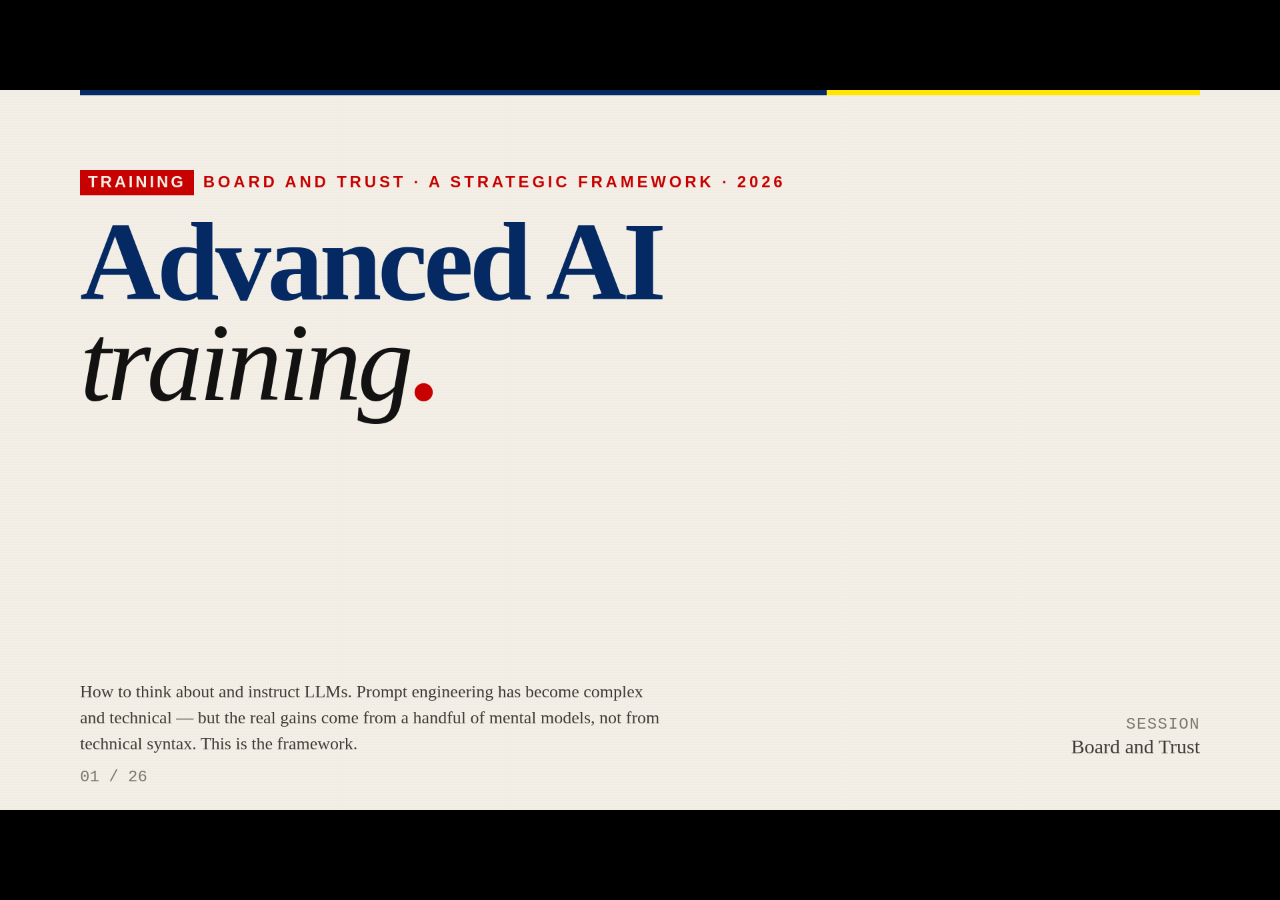
<file: first-edition/index.html>
<!DOCTYPE html><html lang="en"><head>
<meta charset="UTF-8">
<title>Advanced AI training — Board and Trust</title>
<link rel="stylesheet" href="styles.css">
<style>
  /* ============================================================
     Reusable component styles for this deck.
     Base patterns (.slide, .slide-title, .kicker, .slide-foot,
     .rule-band, .aim etc.) live in styles.css. This block adds
     slide-level polish plus four deck-specific components:
       .aims.two       — a two-up card row
       .expedition     — the planning-curve slide
       .flow           — the four-step workflow timeline
       .compare-table  — the human/machine division-of-labour table
     ============================================================ */

  /* Editorial red accent on the italic word in paper-slide titles */
  .slide-title em {
    color: var(--news-red);
    font-style: italic;
    font-weight: 500;
  }

  /* Soft 240ms crossfade between slides */
  .slide {
    transition: opacity 240ms ease, visibility 0s linear 240ms;
  }
  .slide[data-deck-active] {
    transition: opacity 240ms ease, visibility 0s linear 0s;
  }

  /* Section-opener italic word lands a beat after the rest of the headline */
  .section-opener h1 em { opacity: 0; }
  [data-deck-active].section-opener h1 em {
    animation: emReveal 700ms ease 550ms both;
  }
  @keyframes emReveal {
    to { opacity: 1; }
  }

  /* Staggered fade-up reveal for card grids (.aim, .flow-step) */
  .aim, .flow-label {
    opacity: 0;
    transform: translateY(14px);
  }
  [data-deck-active] .aim,
  [data-deck-active] .flow-label {
    animation: cardIn 420ms cubic-bezier(.2,.8,.2,1) both;
  }
  [data-deck-active] .aim:nth-child(1) { animation-delay: 120ms; }
  [data-deck-active] .aim:nth-child(2) { animation-delay: 200ms; }
  [data-deck-active] .aim:nth-child(3) { animation-delay: 280ms; }
  [data-deck-active] .aim:nth-child(4) { animation-delay: 360ms; }
  /* Timeline labels arrive after the curve has drawn most of the way */
  [data-deck-active] .flow-label:nth-child(1) { animation-delay: 380ms; }
  [data-deck-active] .flow-label:nth-child(2) { animation-delay: 520ms; }
  [data-deck-active] .flow-label:nth-child(3) { animation-delay: 660ms; }
  [data-deck-active] .flow-label:nth-child(4) { animation-delay: 800ms; }
  @keyframes cardIn {
    to { opacity: 1; transform: translateY(0); }
  }

  /* ============================================================
     Cover slide layout — framing + session row.
     ============================================================ */
  .cover .wordmark { font-size: 168px; }
  .cover .wordmark .q-mark { color: var(--news-red); font-style: normal; font-weight: 700; }
  .cover .wordmark em { color: var(--ink); }

  .cover-meta-row {
    display: grid;
    grid-template-columns: 1.5fr 1fr;
    gap: 80px;
    align-items: end;
  }
  .cover-framing {
    font-family: var(--body);
    font-weight: 400;
    font-size: 26px;
    line-height: 1.5;
    color: var(--ink-soft);
    letter-spacing: 0;
    max-width: 880px;
    margin: 0;
  }
  .cover-stat-block { text-align: right; }
  .cover-stat-block .stat-line {
    font-family: var(--mono);
    font-size: 24px;
    letter-spacing: 0.06em;
    text-transform: uppercase;
    color: var(--ink-mute);
    margin: 0;
  }
  .cover-stat-block .stat-line strong {
    display: block;
    font-family: var(--body);
    font-weight: 400;
    font-size: 30px;
    line-height: 1.05;
    letter-spacing: 0;
    text-transform: none;
    color: var(--ink-soft);
    margin-top: 4px;
  }
  .cover .kicker .group-tag {
    display: inline-block;
    background: var(--news-red);
    color: var(--paper);
    padding: 4px 12px 6px;
    margin-right: 14px;
    letter-spacing: 0.16em;
  }
  .cover .slide-foot { border-top: none; padding-top: 0; }

  /* Watermark shows only on the section opener; hidden elsewhere */
  .slide:not(.section-opener) .slide-foot .wm { display: none; }

  /* ============================================================
     Two-up card row — a wider, taller variant of .aims for the
     paired-concept slides (Quantum Leap, Mentor & Manager, Architect).
     ============================================================ */
  .aims.two {
    grid-template-columns: repeat(2, 1fr);
    gap: 56px;
  }
  .aims.two .aim {
    padding: 48px 48px 52px;
    gap: 22px;
  }
  .aims.two .aim p { font-size: 30px; line-height: 1.5; }

  /* Centre body content vertically on content slides so cards, the
     curve, the timeline and the table sit balanced rather than
     pinned to the top with an empty lower half. */
  .slide-body { display: flex; flex-direction: column; justify-content: center; }
  .aim { min-height: 300px; }
  .aims.two .aim { min-height: 380px; }

  /* Media cards — text on top, a full-width image band anchored at the
     bottom of each column. Used on the magpie slide. */
  .aims.media .aim { padding: 36px 32px 0; gap: 14px; overflow: hidden; }
  .aims.media .aim h3 { font-size: 44px; }
  .aims.media .aim p { font-size: 24px; line-height: 1.4; }
  .aim-media {
    margin-top: auto;
    margin-left: -32px;
    margin-right: -32px;
    margin-bottom: 0;
    width: calc(100% + 64px);
    /* card column is 533px wide on the 1920 canvas; 300px = a true 16:9
       band, so the 16:9 source images show in full with no crop */
    height: 300px;
    object-fit: cover;
    object-position: center;
    display: block;
  }

  /* ============================================================
     The Strategic Expedition — a four-step timeline whose
     connecting line descends left-to-right, carrying the
     "start wide, then refine down" metaphor (this merges what
     were two slides: the planning expedition and the workflow).
     Nodes ride the curve; labels align on a baseline beneath.
     The slide is a fixed 1920×1080 canvas, so the SVG viewBox
     (0 0 1680 240) maps 1:1 to pixels and the nodes can be
     placed by the same coordinates the curve passes through.
     ============================================================ */
  .flow { width: 100%; }
  .flow-track { position: relative; height: 240px; }
  .flow-curve { display: block; width: 100%; height: 240px; }
  .flow-curve .line {
    fill: none;
    stroke: var(--guardian-blue);
    stroke-width: 4;
    stroke-linecap: round;
  }
  .flow-curve .fill { fill: rgba(5,41,98,0.06); stroke: none; }
  [data-deck-active] .flow-curve .line {
    stroke-dasharray: 2000;
    stroke-dashoffset: 2000;
    animation: drawCurve 1150ms cubic-bezier(.4,0,.2,1) 200ms both;
  }
  @keyframes drawCurve { to { stroke-dashoffset: 0; } }

  /* Numbered nodes, positioned to sit on the descending line */
  .flow-node {
    position: absolute;
    transform: translate(-50%, -50%);
    width: 88px;
    height: 88px;
    border-radius: 50%;
    border: 5px solid var(--guardian-blue);
    background: var(--paper);
    display: flex;
    align-items: center;
    justify-content: center;
    font-family: var(--mono);
    font-size: 30px;
    font-weight: 700;
    color: var(--guardian-blue);
    opacity: 0;
  }
  .flow-node.n1 { left: 12.5%; top: 50px;  }
  .flow-node.n2 { left: 37.5%; top: 90px;  border-color: var(--news-red);  color: var(--news-red); }
  .flow-node.n3 { left: 62.5%; top: 135px; border-color: var(--eco-green); color: var(--eco-green); }
  .flow-node.n4 { left: 87.5%; top: 170px; }
  [data-deck-active] .flow-node { animation: nodePop 440ms cubic-bezier(.2,.8,.2,1) both; }
  [data-deck-active] .flow-node.n1 { animation-delay: 340ms; }
  [data-deck-active] .flow-node.n2 { animation-delay: 480ms; }
  [data-deck-active] .flow-node.n3 { animation-delay: 620ms; }
  [data-deck-active] .flow-node.n4 { animation-delay: 760ms; }
  @keyframes nodePop {
    from { opacity: 0; transform: translate(-50%, -50%) scale(.4); }
    to   { opacity: 1; transform: translate(-50%, -50%) scale(1); }
  }

  .flow-labels {
    display: grid;
    grid-template-columns: repeat(4, 1fr);
    margin-top: 30px;
  }
  .flow-label { text-align: center; padding: 0 28px; }
  .flow-label h3 {
    font-family: var(--display);
    font-weight: 500;
    font-size: 40px;
    line-height: 1.05;
    letter-spacing: -0.01em;
    color: var(--ink);
    margin: 0 0 14px;
  }
  .flow-label p {
    font-family: var(--body);
    font-size: 27px;
    line-height: 1.4;
    color: var(--ink-soft);
    margin: 0;
  }

  /* ============================================================
     Division of Labour — text comparison table.
     Ink header, paper-deep zebra, blue display first column.
     ============================================================ */
  .compare-table {
    width: 100%;
    border-collapse: collapse;
    margin-top: 8px;
  }
  .compare-table thead th {
    background: var(--ink);
    color: var(--paper);
    font-family: var(--ui);
    font-weight: 700;
    font-size: 26px;
    letter-spacing: 0.04em;
    text-align: left;
    padding: 28px 36px;
  }
  .compare-table thead th:first-child { width: 24%; }
  .compare-table tbody td {
    padding: 30px 36px;
    border-bottom: 1px solid var(--paper-rule);
    font-family: var(--body);
    font-size: 31px;
    line-height: 1.3;
    color: var(--ink-soft);
    vertical-align: middle;
  }
  .compare-table tbody tr:nth-child(odd) { background: var(--paper-deep); }
  .compare-table tbody td:first-child {
    font-family: var(--display);
    font-weight: 500;
    font-size: 34px;
    letter-spacing: -0.01em;
    color: var(--guardian-blue);
  }

  /* ============================================================
     Worked-example (case study) slides — denser than the hero
     slides, so a smaller title, top-aligned body, compact ledes
     and compact tables. Applied via .slide.case.
     ============================================================ */
  .slide.case .slide-title {
    font-size: 50px;
    line-height: 1.04;
    margin-bottom: 22px;
    max-width: 42ch;
  }
  .slide.case .slide-body {
    justify-content: flex-start;
    padding-top: 2px;
  }
  .case-lede {
    font-family: var(--body);
    font-size: 24px;
    line-height: 1.4;
    color: var(--ink-soft);
    max-width: 104ch;
    margin: 0 0 14px;
  }
  .case-lede strong { color: var(--ink); font-weight: 700; }
  .case-emph {
    font-family: var(--body);
    font-style: italic;
    font-size: 25px;
    line-height: 1.35;
    color: var(--ink);
    margin: 8px 0 18px;
  }

  /* Slide 1 — "material fed in → what it triggered" two-up table */
  .feed-table { width: 100%; border-collapse: collapse; margin-top: 72px; }
  .feed-table thead th {
    font-family: var(--ui);
    font-weight: 700;
    font-size: 19px;
    letter-spacing: 0.16em;
    text-transform: uppercase;
    color: var(--ink-mute);
    text-align: left;
    padding: 0 26px 14px;
    border-bottom: 2px solid var(--ink);
  }
  .feed-table thead th:first-child { width: 46%; }
  .feed-table tbody td {
    padding: 24px 26px;
    border-bottom: 1px solid var(--paper-rule);
    font-family: var(--body);
    font-size: 23px;
    line-height: 1.34;
    vertical-align: top;
  }
  .feed-table tbody td:first-child { color: var(--ink-soft); }
  .feed-table tbody td:last-child {
    color: var(--ink);
    position: relative;
    padding-left: 54px;
  }
  .feed-table tbody td:last-child::before {
    content: '→';
    position: absolute;
    left: 22px;
    top: 24px;
    color: var(--news-red);
    font-family: var(--ui);
    font-weight: 700;
  }
  /* light reveal: rows fade up in turn */
  .feed-table tbody tr { opacity: 0; transform: translateY(10px); }
  [data-deck-active] .feed-table tbody tr { animation: cardIn 460ms cubic-bezier(.2,.8,.2,1) both; }
  [data-deck-active] .feed-table tbody tr:nth-child(1) { animation-delay: 200ms; }
  [data-deck-active] .feed-table tbody tr:nth-child(2) { animation-delay: 290ms; }
  [data-deck-active] .feed-table tbody tr:nth-child(3) { animation-delay: 380ms; }
  [data-deck-active] .feed-table tbody tr:nth-child(4) { animation-delay: 470ms; }
  [data-deck-active] .feed-table tbody tr:nth-child(5) { animation-delay: 560ms; }
  [data-deck-active] .feed-table tbody tr:nth-child(6) { animation-delay: 650ms; }

  /* Slide 2 — asked / suggested exchange rows */
  .exchanges { flex: 1; display: flex; flex-direction: column; justify-content: space-evenly; gap: 0; margin-top: 4px; }
  .exchange {
    display: grid;
    grid-template-columns: 1fr 1.3fr;
    background: var(--paper-deep);
  }
  .exchange .ask, .exchange .suggest { padding: 16px 26px 18px; }
  .exchange .ask { border-left: 4px solid var(--ink-mute); }
  .exchange .suggest { background: var(--paper); border-left: 4px solid var(--guardian-blue); }
  .exchange .speaker {
    font-family: var(--ui);
    font-weight: 700;
    font-size: 17px;
    letter-spacing: 0.14em;
    text-transform: uppercase;
    margin: 0 0 7px;
  }
  .exchange .ask .speaker { color: var(--ink-mute); }
  .exchange .suggest .speaker { color: var(--guardian-blue); }
  .exchange p.line {
    font-family: var(--body);
    font-size: 20px;
    line-height: 1.34;
    color: var(--ink);
    margin: 0;
  }
  .exchange .suggest p.line { color: var(--ink); }
  /* light reveal: each exchange fades up in turn */
  .exchange { opacity: 0; transform: translateY(14px); }
  [data-deck-active] .exchange { animation: cardIn 460ms cubic-bezier(.2,.8,.2,1) both; }
  [data-deck-active] .exchange:nth-child(1) { animation-delay: 200ms; }
  [data-deck-active] .exchange:nth-child(2) { animation-delay: 320ms; }
  [data-deck-active] .exchange:nth-child(3) { animation-delay: 440ms; }

  /* Slide 3 — benchmark comparison table (compact compare-table) */
  .slide.case .compare-table thead th { font-size: 21px; padding: 14px 24px; letter-spacing: 0.05em; }
  .slide.case .compare-table tbody td { font-size: 22px; line-height: 1.32; padding: 27px 24px; vertical-align: top; }
  .slide.case .compare-table tbody td:first-child { font-size: 24px; white-space: nowrap; }
  /* light reveal: comparison rows fade up in turn */
  .compare-table tbody tr { opacity: 0; transform: translateY(10px); }
  [data-deck-active] .compare-table tbody tr { animation: cardIn 460ms cubic-bezier(.2,.8,.2,1) both; }
  [data-deck-active] .compare-table tbody tr:nth-child(1) { animation-delay: 220ms; }
  [data-deck-active] .compare-table tbody tr:nth-child(2) { animation-delay: 320ms; }
  [data-deck-active] .compare-table tbody tr:nth-child(3) { animation-delay: 420ms; }
  [data-deck-active] .compare-table tbody tr:nth-child(4) { animation-delay: 520ms; }
  [data-deck-active] .compare-table tbody tr:nth-child(5) { animation-delay: 620ms; }

  /* ============================================================
     Building a bespoke newsfeed — split layout: the framed ISW
     report screenshot beside the opening prompt, which types in
     live (with a self-correction) via JS. Mirrors the Fable slide.
     ============================================================ */
  .slide--prompt .slide-body {
    display: grid;
    grid-template-columns: 1fr 1fr;
    gap: 64px;
    align-items: center;
  }
  .isw-frame {
    background: #fff;
    border: 1px solid var(--paper-rule);
    border-radius: 8px;
    padding: 10px;
    box-shadow: 0 18px 44px rgba(18,18,18,0.14);
  }
  .isw-img { display: block; width: 100%; height: auto; border-radius: 3px; }
  .prompt-col .kicker { margin-bottom: 16px; }
  .prompt-col .slide-title { font-size: 56px; margin-bottom: 28px; max-width: none; }
  .prompt-box {
    background: var(--paper-deep);
    border: 1px solid var(--paper-rule);
    border-radius: 10px;
    padding: 24px 30px 26px;
  }
  .prompt-label {
    font-family: var(--mono);
    font-size: 18px;
    letter-spacing: 0.1em;
    text-transform: uppercase;
    color: var(--ink-mute);
    margin: 0 0 14px;
  }
  .prompt-text {
    font-family: var(--body);
    font-size: 23px;
    line-height: 1.5;
    color: var(--ink);
    margin: 0;
  }
  .caret {
    display: inline-block;
    width: 3px;
    height: 1.05em;
    background: var(--news-red);
    margin-left: 3px;
    vertical-align: -0.18em;
    animation: caretBlink 1.05s steps(1) infinite;
  }
  @keyframes caretBlink { 50% { opacity: 0; } }

  /* ============================================================
     Getting started — "First, you have to use it": the argument on
     the left; the genie on-ramp (a real first prompt, typed in live)
     on the right.
     ============================================================ */
  .slide--start .slide-title { font-size: 60px; margin-bottom: 30px; max-width: none; }
  .slide--start .slide-body {
    display: grid;
    grid-template-columns: 1fr 1.08fr;   /* right a touch wider — the prompt is the hero */
    gap: 88px;
    align-items: center;
  }
  /* Left — the argument. The lede carries it; the two principles defer. */
  .start-lede {
    font-family: var(--body);
    font-size: 35px;
    line-height: 1.55;
    color: var(--ink-soft);
    margin: 0 0 52px;
  }
  .start-lede strong { color: var(--ink); font-weight: 700; }
  .start-points { list-style: none; margin: 0; padding: 0; display: flex; flex-direction: column; gap: 22px; }
  .start-points li {
    position: relative;
    padding-left: 24px;
    font-family: var(--body);
    font-size: 20px;
    line-height: 1.45;
    color: var(--ink-mute);
  }
  .start-points li::before {
    content: '';
    position: absolute;
    left: 0; top: 11px;
    width: 7px; height: 7px;
    background: var(--ink-mute);
  }
  .start-points strong { color: var(--ink-soft); font-weight: 600; }
  /* Right — the on-ramp. The prompt is the hero, the genie line its lead-in. */
  .start-genie-intro {
    font-family: var(--body);
    font-size: 28px;
    line-height: 1.45;
    color: var(--ink-soft);
    margin: 0 0 32px;
  }
  .start-genie-intro strong { color: var(--ink); font-weight: 700; }
  .slide--start .prompt-box {
    padding: 44px 46px 48px;
    box-shadow: 0 16px 40px rgba(18,18,18,0.09);
  }
  .slide--start .prompt-text { font-size: 28px; line-height: 1.6; }
  .start-buy {
    font-family: var(--body);
    font-size: 22px;
    line-height: 1.4;
    color: var(--ink);
    margin: 32px 0 0;
  }
  .start-buy strong { font-weight: 700; }
  .buy-arrow { color: var(--news-red); font-weight: 700; margin-right: 9px; }

  /* ============================================================
     Lifted from the Awayday deck (shared template) for the
     "state of AI" run: in-card images, AI-choice step cards, and
     the stat-panel + adoption-speed-chart kit. Only the rules the
     four slides use are carried over.
     ============================================================ */

  /* In-card image — sits at the bottom of an .aim (Beyond chat) */
  .aim-image { margin-top: auto; display: block; }
  .aim-image img { display: block; width: 100%; height: auto; object-fit: contain; }

  /* AI choice step-cards */
  .slide--choice .slide-title { font-size: 56px; margin-bottom: 18px; max-width: none; }
  .slide--choice .slide-subtitle { font-size: 26px; margin-bottom: 36px; max-width: 80ch; }
  .slide--choice .slide-body { display: flex; flex-direction: column; justify-content: center; gap: 40px; }
  .ai-choice { display: grid; grid-template-columns: 1fr 1fr 1fr; gap: 64px; }
  .ai-meta { background: var(--paper-deep); border-left: 4px solid var(--guardian-blue); padding: 24px 36px 26px; display: flex; flex-direction: column; gap: 8px; opacity: 0; transform: translateY(14px); }
  [data-deck-active] .ai-meta { animation: cardIn 520ms cubic-bezier(.2,.8,.2,1) 520ms both; }
  .ai-meta-eyebrow { font-family: var(--ui); font-weight: 700; font-size: 20px; letter-spacing: 0.14em; text-transform: uppercase; color: var(--guardian-blue); margin: 0; }
  .ai-meta-body { font-family: var(--body); font-size: 21px; line-height: 1.45; color: var(--ink-soft); margin: 0; }
  .ai-meta-body em { color: var(--news-red); font-style: italic; }
  .choice-card { background: var(--paper-deep); padding: 32px 36px 36px; border-top: 6px solid var(--guardian-blue); display: flex; flex-direction: column; justify-content: center; gap: 16px; position: relative; min-width: 0; }
  .choice-card:nth-child(2) { border-top-color: var(--news-red); }
  .choice-card:nth-child(3) { border-top-color: var(--eco-green); }
  .choice-card:not(:last-child)::after { content: '\2192'; position: absolute; right: -48px; top: 50%; transform: translateY(-50%); font-family: var(--display); font-weight: 700; font-size: 48px; color: var(--ink-mute); line-height: 1; }
  .choice-num { font-family: var(--display); font-weight: 700; font-size: 88px; line-height: 0.9; letter-spacing: -0.03em; color: var(--guardian-blue); margin-bottom: 4px; }
  .choice-card:nth-child(2) .choice-num { color: var(--news-red); }
  .choice-card:nth-child(3) .choice-num { color: var(--eco-green); }
  .choice-card h3 { font-family: var(--display); font-weight: 500; font-size: 36px; line-height: 1.1; letter-spacing: -0.01em; color: var(--ink); margin: 0; }
  .choice-card p { font-family: var(--body); font-size: 22px; line-height: 1.45; color: var(--ink-soft); margin: 0; }

  /* Stat-panel slides (AI scale) */
  .slide--appendix .slide-title { font-size: 60px; margin-bottom: 18px; max-width: none; }
  .slide--appendix .slide-subtitle { font-size: 26px; margin-bottom: 28px; max-width: 70ch; }
  .slide--appendix .slide-body { display: flex; flex-direction: column; justify-content: flex-start; gap: 18px; }
  .ax-hero { background: var(--guardian-blue); color: var(--paper); padding: 36px 44px 32px; display: flex; flex-direction: column; gap: 12px; }
  .ax-hero-eyebrow { font-family: var(--ui); font-weight: 700; font-size: 20px; letter-spacing: 0.18em; text-transform: uppercase; color: var(--guardian-yellow); margin: 0; }
  .ax-hero-figure { font-family: var(--display); font-weight: 700; font-size: 200px; line-height: 0.9; letter-spacing: -0.04em; color: var(--paper); margin: 4px 0 8px; }
  .ax-hero-body { font-family: var(--display); font-weight: 500; font-size: 28px; line-height: 1.18; color: rgba(244,239,230,0.92); max-width: 22ch; margin: 0; }
  .ax-hero-row { display: grid; grid-template-columns: 1.45fr 1fr; gap: 22px; }
  .ax-hero-row .ax-hero { padding-bottom: 28px; }
  .ax-side-stack { display: flex; flex-direction: column; gap: 22px; }
  .ax-side-stack .ax-card { flex: 1; justify-content: center; }
  .ax-side-stack .ax-card-figure { font-size: 56px; }
  .ax-card { background: var(--paper-deep); border-top: 6px solid var(--guardian-blue); padding: 24px 28px; display: flex; flex-direction: column; gap: 8px; }
  .ax-card:nth-child(2) { border-top-color: var(--news-red); }
  .ax-card:nth-child(3) { border-top-color: var(--eco-green); }
  .ax-card-figure { font-family: var(--display); font-weight: 700; font-size: 64px; line-height: 0.95; letter-spacing: -0.02em; color: var(--guardian-blue); margin: 0; }
  .ax-card:nth-child(2) .ax-card-figure { color: var(--news-red); }
  .ax-card:nth-child(3) .ax-card-figure { color: var(--eco-green); }
  .ax-card-body { font-family: var(--body); font-size: 20px; line-height: 1.4; color: var(--ink-soft); margin: 0; }
  .ax-card-eyebrow { font-family: var(--ui); font-weight: 700; font-size: 16px; letter-spacing: 0.14em; text-transform: uppercase; color: var(--ink-mute); margin: 0 0 4px; }
  .ax-quote { background: var(--paper-deep); border-left: 6px solid var(--news-red); padding: 32px 44px 26px; display: flex; flex-direction: column; gap: 12px; }
  .ax-quote-body { font-family: var(--display); font-style: italic; font-weight: 500; font-size: 36px; line-height: 1.2; color: var(--ink); margin: 0; }
  .ax-quote-body em { color: var(--news-red); font-style: italic; }
  .ax-keyfinding { padding: 28px 44px 26px; gap: 12px; }
  .ax-keyfinding-eyebrow { font-family: var(--ui); font-weight: 700; font-size: 18px; letter-spacing: 0.18em; text-transform: uppercase; color: var(--news-red); margin: 0; }
  .ax-keyfinding .ax-quote-body { font-size: 34px; line-height: 1.22; }
  .ax-quote-attr { font-family: var(--body); font-size: 18px; color: var(--ink-mute); margin: 0; }
  .ax-quote-attr strong { color: var(--ink); font-weight: 700; }
  .ax-source { font-family: var(--ui); font-size: 14px; letter-spacing: 0.04em; color: var(--ink-mute); font-style: italic; margin: 8px 0 0; }
  .ax-pair { display: grid; grid-template-columns: 1fr 1fr; gap: 24px; }
  .ax-frictions-head { font-family: var(--display); font-weight: 500; font-size: 28px; line-height: 1.15; letter-spacing: -0.01em; color: var(--ink); margin: 6px 0 0; }
  .ax-frictions-head em { color: var(--news-red); font-style: italic; }
  .ax-frictions { list-style: none; margin: 0; padding: 0; display: flex; flex-direction: column; gap: 8px; }
  .ax-frictions li { display: grid; grid-template-columns: 14px 1fr; gap: 18px; padding: 10px 0; border-top: 1px solid var(--paper-rule); align-items: baseline; }
  .ax-frictions li:first-child { border-top: 2px solid var(--ink); padding-top: 12px; }
  .ax-pair .ax-card { padding: 18px 28px; }
  .ax-pair .ax-card-figure { font-size: 52px; }
  .ax-frictions li::before { content: ''; width: 12px; height: 12px; background: var(--news-red); align-self: start; margin-top: 10px; }
  .ax-frictions strong { font-family: var(--display); font-weight: 500; font-size: 22px; color: var(--ink); display: block; margin-bottom: 2px; }
  .ax-frictions span { font-family: var(--body); font-size: 19px; line-height: 1.4; color: var(--ink-soft); }

  /* The enterprise gap — staged reveal: the two stats in, then the
     heading, then the frictions list builds one item at a time. */
  .ax-pair .ax-card, .ax-frictions-head, .ax-frictions li { opacity: 0; transform: translateY(14px); }
  [data-deck-active] .ax-pair .ax-card,
  [data-deck-active] .ax-frictions-head,
  [data-deck-active] .ax-frictions li { animation: cardIn 420ms cubic-bezier(.2,.8,.2,1) both; }
  [data-deck-active] .ax-pair .ax-card:nth-child(1) { animation-delay: 120ms; }
  [data-deck-active] .ax-pair .ax-card:nth-child(2) { animation-delay: 220ms; }
  [data-deck-active] .ax-frictions-head { animation-delay: 340ms; }
  [data-deck-active] .ax-frictions li:nth-child(1) { animation-delay: 460ms; }
  [data-deck-active] .ax-frictions li:nth-child(2) { animation-delay: 560ms; }
  [data-deck-active] .ax-frictions li:nth-child(3) { animation-delay: 660ms; }
  [data-deck-active] .ax-frictions li:nth-child(4) { animation-delay: 760ms; }
  [data-deck-active] .ax-frictions li:nth-child(5) { animation-delay: 860ms; }

  /* Adoption-speed line chart (AI speed) */
  .ax-chart-legend { display: flex; gap: 24px; }
  .ax-chart-legend-item { display: inline-flex; align-items: center; gap: 8px; font-family: var(--ui); font-weight: 700; font-size: 14px; color: var(--ink); }
  .ax-chart-legend-item::before { content: ''; width: 22px; height: 3px; background: var(--ink-mute); }
  .ax-chart-legend-item.is-internet::before { background: var(--guardian-blue-soft); }
  .ax-chart-legend-item.is-phone::before { background: var(--ink-mute); }
  .ax-chart-legend-item.is-ai::before { background: var(--news-red); }
  .ax-axis { font-family: var(--mono); font-size: 13px; fill: var(--ink-mute); }
  .ax-axis-y { text-anchor: end; }
  .ax-grid { stroke: var(--paper-rule); stroke-width: 1; }
  .ax-axis-base { stroke: var(--ink-mute); stroke-width: 1.5; }
  .ax-line { fill: none; stroke-width: 3; stroke-linejoin: round; stroke-linecap: round; }
  .ax-line--internet { stroke: var(--guardian-blue-soft); }
  .ax-line--phone { stroke: var(--ink-mute); }
  .ax-line--ai { stroke: var(--news-red); stroke-width: 4; }
  .ax-endpoint { font-family: var(--ui); font-weight: 700; font-size: 13px; fill: var(--ink); opacity: 0; }
  [data-deck-active] .ax-endpoint { animation: cardIn 360ms ease 2400ms both; }
  .slide--ax-speed .slide-title { font-size: 54px; margin-bottom: 12px; }
  .slide--ax-speed .slide-subtitle { font-size: 24px; margin-bottom: 18px; max-width: 70ch; color: var(--ink-mute); }
  .ax-chart-big { flex: 1; display: flex; flex-direction: column; gap: 14px; min-height: 0; }
  .ax-chart-big .ax-chart-legend { display: flex; gap: 32px; justify-content: flex-start; }
  .ax-chart-big .ax-chart-legend-item { font-size: 17px; gap: 10px; }
  .ax-chart-big .ax-chart-legend-item::before { width: 28px; height: 4px; }
  .ax-chart-big svg { display: block; width: 100%; height: 100%; min-height: 0; flex: 1; }
  .ax-dot { opacity: 0; }
  .ax-dot--internet { fill: var(--guardian-blue-soft); }
  .ax-dot--phone { fill: var(--ink-mute); }
  .ax-dot--ai { fill: var(--news-red); }
  [data-deck-active] .ax-dot--internet { animation: cardIn 280ms ease both; }
  [data-deck-active] .ax-dot--phone { animation: cardIn 280ms ease both; }
  [data-deck-active] .ax-dot--ai { animation: cardIn 320ms ease both; }
  [data-deck-active] .ax-track--internet .ax-dot:nth-of-type(1) { animation-delay: 200ms; }
  [data-deck-active] .ax-track--internet .ax-dot:nth-of-type(2) { animation-delay: 1133ms; }
  [data-deck-active] .ax-track--internet .ax-dot:nth-of-type(3) { animation-delay: 2066ms; }
  [data-deck-active] .ax-track--internet .ax-dot:nth-of-type(4) { animation-delay: 3000ms; }
  [data-deck-active] .ax-track--phone .ax-dot:nth-of-type(1) { animation-delay: 200ms; }
  [data-deck-active] .ax-track--phone .ax-dot:nth-of-type(2) { animation-delay: 1066ms; }
  [data-deck-active] .ax-track--phone .ax-dot:nth-of-type(3) { animation-delay: 1933ms; }
  [data-deck-active] .ax-track--phone .ax-dot:nth-of-type(4) { animation-delay: 2800ms; }
  [data-deck-active] .ax-track--ai .ax-dot:nth-of-type(1) { animation-delay: 3400ms; }
  [data-deck-active] .ax-track--ai .ax-dot:nth-of-type(2) { animation-delay: 4066ms; }
  [data-deck-active] .ax-track--ai .ax-dot:nth-of-type(3) { animation-delay: 4733ms; }
  [data-deck-active] .ax-track--ai .ax-dot:nth-of-type(4) { animation-delay: 5400ms; }
  .ax-endpoint--big { font-size: 40px !important; fill: var(--news-red); font-weight: 700; }
  [data-deck-active] .ax-endpoint--big { animation: cardIn 420ms ease 5600ms both; }

  /* ============================================================
     Four-rule quad grid — 2×2 cards with mono "rule" labels and
     blue / red / green / ink top borders. (Recreated to match a
     "Four key rules · non-negotiables" slide from another deck.)
     ============================================================ */
  .slide--rules .slide-title { margin-bottom: 32px; }
  .quad-grid {
    flex: 1;
    display: grid;
    grid-template-columns: 1fr 1fr;
    grid-template-rows: 1fr 1fr;
    gap: 26px 40px;
    min-height: 0;
  }
  .quad-card {
    background: var(--paper-deep);
    border-top: 4px solid var(--guardian-blue);
    padding: 22px 36px 24px;
    display: flex;
    flex-direction: column;
    gap: 8px;
    min-height: 0;
    opacity: 0;
    transform: translateY(14px);
  }
  .quad-card:nth-child(2) { border-top-color: var(--news-red); }
  .quad-card:nth-child(3) { border-top-color: var(--eco-green); }
  .quad-card:nth-child(4) { border-top-color: var(--ink); }
  [data-deck-active] .quad-card { animation: cardIn 420ms cubic-bezier(.2,.8,.2,1) both; }
  [data-deck-active] .quad-card:nth-child(1) { animation-delay: 120ms; }
  [data-deck-active] .quad-card:nth-child(2) { animation-delay: 200ms; }
  [data-deck-active] .quad-card:nth-child(3) { animation-delay: 280ms; }
  [data-deck-active] .quad-card:nth-child(4) { animation-delay: 360ms; }
  .quad-label {
    font-family: var(--mono);
    font-size: 22px;
    letter-spacing: 0.12em;
    text-transform: uppercase;
    color: var(--ink-mute);
  }
  .quad-card h3 {
    font-family: var(--display);
    font-weight: 500;
    font-size: 33px;
    line-height: 1.08;
    letter-spacing: -0.01em;
    color: var(--ink);
    margin: 2px 0;
  }
  .quad-card p {
    font-family: var(--body);
    font-size: 22px;
    line-height: 1.42;
    color: var(--ink-soft);
    margin: 0;
  }

  /* "Why this is already out of date" — square image left, text right */
  .slide--fable .slide-body {
    display: grid;
    grid-template-columns: 1fr 1fr;
    gap: 72px;
    align-items: center;
  }
  .fable-img {
    display: block;
    width: 100%;
    aspect-ratio: 1 / 1;
    object-fit: cover;
  }
  .fable-text .kicker { margin-bottom: 18px; }
  .fable-text .slide-title { font-size: 60px; margin-bottom: 28px; max-width: none; }
  .fable-body {
    font-family: var(--body);
    font-size: 27px;
    line-height: 1.5;
    color: var(--ink-soft);
    margin: 0;
  }
  /* gentle reveal: the image settles in, the text rises after */
  .fable-img { opacity: 0; }
  [data-deck-active] .fable-img { animation: fadeScale 720ms cubic-bezier(.2,.8,.2,1) 120ms both; }
  .fable-text { opacity: 0; transform: translateY(14px); }
  [data-deck-active] .fable-text { animation: cardIn 520ms cubic-bezier(.2,.8,.2,1) 360ms both; }
  @keyframes fadeScale { from { opacity: 0; transform: scale(0.97); } to { opacity: 1; transform: scale(1); } }

  /* ============================================================
     Agenda / structure slide — 2×2 grid, each cell with a top rule,
     a mono blue number, a serif heading and a body line.
     ============================================================ */
  .slide--agenda .slide-body {
    display: grid;
    grid-template-columns: 1fr 1fr;
    grid-template-rows: 1fr 1fr;
    gap: 36px 80px;
  }
  .agenda-item { border-top: 2px solid var(--ink); padding-top: 22px; min-height: 0; }
  .agenda-num {
    display: block;
    font-family: var(--mono);
    font-size: 22px;
    letter-spacing: 0.08em;
    color: var(--guardian-blue);
    margin: 0 0 14px;
  }
  .agenda-item h3 {
    font-family: var(--display);
    font-weight: 500;
    font-size: 38px;
    line-height: 1.08;
    letter-spacing: -0.01em;
    color: var(--ink);
    margin: 0 0 12px;
  }
  .agenda-item p {
    font-family: var(--body);
    font-size: 23px;
    line-height: 1.42;
    color: var(--ink-soft);
    max-width: 44ch;
    margin: 0;
  }
  /* agenda items fade up in reading order */
  .agenda-item { opacity: 0; transform: translateY(14px); }
  [data-deck-active] .agenda-item { animation: cardIn 420ms cubic-bezier(.2,.8,.2,1) both; }
  [data-deck-active] .agenda-item:nth-child(1) { animation-delay: 140ms; }
  [data-deck-active] .agenda-item:nth-child(2) { animation-delay: 240ms; }
  [data-deck-active] .agenda-item:nth-child(3) { animation-delay: 340ms; }
  [data-deck-active] .agenda-item:nth-child(4) { animation-delay: 440ms; }

  /* ============================================================
     Four-up prompt-framework cards (Irreplaceable expertise) — each
     card carries an example prompt in a message bubble at its foot.
     ============================================================ */
  .slide--quad .slide-title { font-size: 52px; margin-bottom: 26px; }
  .aims.quad { grid-template-columns: repeat(4, 1fr); gap: 26px; }
  .aims.quad .aim { min-height: 0; padding: 32px 30px 30px; gap: 16px; }
  .aims.quad .aim h3 { font-size: 32px; line-height: 1.06; }
  .aims.quad .aim > p { font-size: 22px; line-height: 1.4; }
  .aims.quad .aim-num { font-size: 21px; }
  .example-bubble {
    margin-top: auto;
    position: relative;
    background: #faf6ee;
    border-radius: 14px;
    padding: 14px 18px 15px;
    box-shadow: 0 5px 16px rgba(18,18,18,0.06);
    opacity: 0;
  }
  /* each bubble fades in after its card has appeared */
  [data-deck-active] .example-bubble { animation: bubbleIn 480ms cubic-bezier(.2,.8,.2,1) both; }
  [data-deck-active] .aims.quad .aim:nth-child(1) .example-bubble { animation-delay: 660ms; }
  [data-deck-active] .aims.quad .aim:nth-child(2) .example-bubble { animation-delay: 760ms; }
  [data-deck-active] .aims.quad .aim:nth-child(3) .example-bubble { animation-delay: 860ms; }
  [data-deck-active] .aims.quad .aim:nth-child(4) .example-bubble { animation-delay: 960ms; }
  @keyframes bubbleIn { from { opacity: 0; transform: translateY(8px); } to { opacity: 1; transform: translateY(0); } }
  .example-bubble::after {
    content: '';
    position: absolute;
    bottom: -9px;
    left: 24px;
    width: 0; height: 0;
    border-left: 7px solid transparent;
    border-right: 11px solid transparent;
    border-top: 10px solid #faf6ee;
  }
  .example-bubble p {
    font-family: var(--body);
    font-style: italic;
    font-size: 19px;
    line-height: 1.36;
    color: var(--ink-soft);
    margin: 0;
  }

  /* ============================================================
     Quantum Leap — image on the left, the two concept cards reduced
     and stacked on the right.
     ============================================================ */
  .slide--ql .slide-body {
    display: grid;
    grid-template-columns: 1fr 1fr;
    gap: 64px;
    align-items: center;
  }
  .ql-img {
    display: block;
    width: 100%;
    height: auto;
    box-shadow: 0 16px 40px rgba(18,18,18,0.12);
  }
  .ql-cards { display: flex; flex-direction: column; gap: 28px; }
  .ql-cards .aim { min-height: 0; padding: 28px 32px; gap: 12px; }
  .ql-cards .aim h3 { font-size: 34px; }
  .ql-cards .aim p { font-size: 23px; line-height: 1.42; }

  /* ============================================================
     Deep-research prompt — oversized pull-quote on ink, opening the
     practical-examples section (modelled on a reference slide).
     ============================================================ */
  .slide--research { justify-content: center; }
  .research-eyebrow {
    font-family: var(--mono);
    font-size: 26px;
    letter-spacing: 0.18em;
    text-transform: uppercase;
    color: rgba(244,239,230,0.5);
    margin: 0 0 52px;
  }
  .research-quote {
    position: relative;
    font-family: var(--display);
    font-weight: 500;
    font-size: 100px;
    line-height: 1.06;
    letter-spacing: -0.02em;
    color: var(--paper);
    margin: 0;
    max-width: 24ch;
  }
  .research-quote em { color: var(--news-red); font-style: italic; font-weight: 500; }
  .research-mark { font-size: 1.25em; line-height: 0; color: rgba(244,239,230,0.32); margin-right: 0.04em; vertical-align: -0.12em; }
  .research-sub {
    font-family: var(--ui);
    font-weight: 700;
    font-size: 26px;
    letter-spacing: 0.06em;
    text-transform: uppercase;
    color: rgba(244,239,230,0.5);
    margin: 58px 0 0;
    max-width: 64ch;
  }

  /* ============================================================
     Getting started — "Pick a first project": three ways in, set as a
     typographic numbered list (big numeral · heading + why · the
     "I asked Claude to…" as an italic quote). A calmer, editorial close
     — deliberately unlike the card grids earlier in the deck.
     ============================================================ */
  .slide--ways .slide-title { font-size: 52px; margin-bottom: 14px; }
  .slide--ways .slide-subtitle { font-family: var(--body); font-size: 24px; line-height: 1.4; color: var(--ink-mute); margin: 0 0 22px; max-width: 90ch; }
  .slide--ways .slide-body { justify-content: center; }
  .ways-list { list-style: none; margin: 0; padding: 0; }
  .way {
    display: grid;
    grid-template-columns: 108px 1fr 1.3fr;
    column-gap: 46px;
    align-items: baseline;
    padding: 32px 0;
    border-top: 1px solid var(--paper-rule);
  }
  .way:last-child { border-bottom: 1px solid var(--paper-rule); }
  .way-num {
    font-family: var(--display);
    font-weight: 600;
    font-size: 58px;
    line-height: 0.85;
    color: var(--guardian-blue);
    letter-spacing: -0.01em;
  }
  .way:nth-child(2) .way-num { color: var(--news-red); }
  .way:nth-child(3) .way-num { color: var(--eco-green); }
  .way-main h3 {
    font-family: var(--display);
    font-weight: 600;
    font-size: 30px;
    line-height: 1.08;
    color: var(--ink);
    margin: 0 0 12px;
  }
  .way-why {
    font-family: var(--body);
    font-size: 20px;
    line-height: 1.42;
    color: var(--ink-soft);
    margin: 0;
  }
  .way-ask {
    font-family: var(--body);
    font-style: italic;
    font-size: 21px;
    line-height: 1.46;
    color: var(--ink);
    margin: 0;
    padding-left: 24px;
    border-left: 3px solid var(--guardian-blue);
  }
  .way:nth-child(2) .way-ask { border-left-color: var(--news-red); }
  .way:nth-child(3) .way-ask { border-left-color: var(--eco-green); }
  /* reveal: rows rise in turn */
  .way { opacity: 0; transform: translateY(16px); }
  [data-deck-active].slide--ways .way { animation: cardIn 480ms cubic-bezier(.2,.8,.2,1) both; }
  [data-deck-active].slide--ways .way:nth-child(1) { animation-delay: 160ms; }
  [data-deck-active].slide--ways .way:nth-child(2) { animation-delay: 300ms; }
  [data-deck-active].slide--ways .way:nth-child(3) { animation-delay: 440ms; }

  /* ============================================================
     Chat stream — staggered "user message" bubbles, each a link to
     the real project that prompt produced (lifted from the Awayday
     deck). They arrive one at a time, ~1.2s apart, like a live chat.
     ============================================================ */
  .chat-stream {
    display: flex;
    flex-direction: column;
    gap: 32px;
    align-items: flex-end;
    max-width: 1280px;
    margin: 40px 0 0 auto;
  }
  .chat-bubble {
    background: var(--paper-deep);
    border-radius: 28px;
    padding: 28px 40px;
    font-family: var(--body);
    font-size: 36px;
    line-height: 1.32;
    color: var(--ink);
    max-width: 100%;
    opacity: 0;
    transform: translateY(20px);
    text-decoration: none;
    display: block;
    transition: background 200ms ease, color 200ms ease;
  }
  a.chat-bubble:hover { background: var(--guardian-blue); color: var(--paper); }
  [data-deck-active] .chat-bubble { animation: chatIn 600ms cubic-bezier(.2,.8,.2,1) both; }
  [data-deck-active] .chat-bubble:nth-child(1) { animation-delay: 250ms; }
  [data-deck-active] .chat-bubble:nth-child(2) { animation-delay: 1450ms; }
  [data-deck-active] .chat-bubble:nth-child(3) { animation-delay: 2650ms; }
  [data-deck-active] .chat-bubble:nth-child(4) { animation-delay: 3850ms; }
  @keyframes chatIn { to { opacity: 1; transform: translateY(0); } }

  /* Print: force animated-in elements visible so Cmd-P PDF export
     (where only the active slide carries [data-deck-active]) doesn't
     drop content stuck at opacity:0. Covers this deck's own animated
     elements as well as the lifted ones. */
  @media print {
    .aim, .flow-label, .flow-node, .section-opener h1 em,
    .ai-meta, .choice-card, .ax-dot, .ax-endpoint, .quad-card,
    .ax-pair .ax-card, .ax-frictions-head, .ax-frictions li, .example-bubble,
    .agenda-item, .fable-img, .fable-text, .feed-table tbody tr, .exchange,
    .compare-table tbody tr, .chat-bubble, .way {
      opacity: 1 !important;
      transform: none !important;
      animation: none !important;
    }
    .flow-curve .line { stroke-dasharray: none !important; stroke-dashoffset: 0 !important; animation: none !important; }
    .caret { display: none !important; }
  }
</style>
</head>
<body>

<deck-stage width="1920" height="1080">

  <!-- ============================================================
       SLIDE 1 — Cover
       ============================================================ -->
  <section class="slide cover" data-label="Cover">
    <div class="rule-band"></div>

    <div>
      <p class="kicker"><span class="group-tag">Training</span>Board and Trust · A strategic framework · 2026</p>
      <h1 class="wordmark">Advanced AI<br><em>training<span class="q-mark">.</span></em></h1>
    </div>

    <div class="cover-meta-row">
      <p class="cover-framing">How to think about and instruct LLMs. Prompt engineering has become complex and technical — but the real gains come from a handful of mental models, not from technical syntax. This is the framework.</p>
      <div class="cover-stat-block">
        <p class="stat-line">Session<strong>Board and Trust</strong></p>
      </div>
    </div>

    <div class="slide-foot">
      <span class="wm">Advanced AI training</span>
      <span class="num">01 / NN</span>
    </div>
  </section>

  <!-- ============================================================
       Agenda — the structure of the session (2×2, emulating a
       reference slide Chris supplied)
       ============================================================ -->
  <section class="slide slide--agenda" data-label="What we'll cover">
    <div class="rule-band"></div>

    <p class="kicker">The session</p>
    <h2 class="slide-title">What we'll <em>cover</em>.</h2>

    <div class="slide-body">
      <div class="agenda-item">
        <span class="agenda-num">01</span>
        <h3>The current landscape</h3>
        <p>LLMs have radically changed and improved over the last three years. What are the substantive changes, and where are we today?</p>
      </div>
      <div class="agenda-item">
        <span class="agenda-num">02</span>
        <h3>How to think about LLMs</h3>
        <p>Too much training focuses on tactics and tricks. It's more important to have mental models that can be applied to a range of applications.</p>
      </div>
      <div class="agenda-item">
        <span class="agenda-num">03</span>
        <h3>Practical examples</h3>
        <p>Identifying possible use cases is a constant challenge for a general-purpose tool with jagged intelligence. We'll cover three concrete examples.</p>
      </div>
      <div class="agenda-item">
        <span class="agenda-num">04</span>
        <h3>Getting started</h3>
        <p>LLMs can't be taught. How do you make space in your work to get practical experience, and what kind of project could you start with?</p>
      </div>
    </div>

    <div class="slide-foot">
      <span class="wm">Advanced AI training</span>
      <span class="num">02 / NN</span>
    </div>
  </section>

  <!-- ============================================================
       01 — The current landscape (black/yellow interstitial,
       opening the state-of-AI run)
       ============================================================ -->
  <section class="slide ink section-opener" data-label="The current landscape">
    <div class="rule-band"></div>

    <div class="chapter-num">The state of AI</div>
    <h1>The current <em>landscape.</em></h1>
    <p class="section-dek">LLMs have radically changed and improved over the last three years. What are the substantive changes, and where are we today?</p>

    <div class="slide-foot">
      <span class="wm">Advanced AI training</span>
      <span class="num">04 / NN</span>
    </div>
  </section>

  <!-- ============================================================
       STATE OF AI — four slides lifted from the Awayday deck
       ============================================================ -->

  <!-- Beyond chat: the new AI stack (Awayday slide 13) -->
  <section class="slide" data-label="Beyond chat">
    <div class="rule-band"></div>

    <p class="kicker">The state of AI · capability</p>
    <h2 class="slide-title">Beyond chat: the <em>new</em> AI stack.</h2>

    <div class="slide-body">
      <div class="aims">
        <div class="aim">
          <span class="aim-num">01</span>
          <h3>The reasoning brain</h3>
          <p>Modern models have moved beyond word prediction. They plan approaches before generating a response. Recent models have blown through existing evaluations.</p>
          <div class="aim-image"><img src="images/reasoning.jpg" alt="Diagram of the reasoning brain."></div>
        </div>
        <div class="aim">
          <span class="aim-num">02</span>
          <h3>The harness</h3>
          <p>The harness is the execution environment. By giving models access to tools (search, terminal, CMS, browser, apps), AI moves from talking about work to doing it.</p>
          <div class="aim-image"><img src="images/harness.jpg" alt="Diagram of the harness — the model's execution environment."></div>
        </div>
        <div class="aim">
          <span class="aim-num">03</span>
          <h3>The agentic loop</h3>
          <p>The synergy of <strong>brain + harness</strong> creates an "agent". It doesn't wait for your next prompt; it creates a plan, uses tools, and works in a loop until the goal is achieved.</p>
          <div class="aim-image"><img src="images/agent.jpg" alt="Diagram of the agentic loop."></div>
        </div>
      </div>
    </div>

    <div class="slide-foot">
      <span class="wm">Advanced AI training</span>
      <span class="num">03 / NN</span>
    </div>
  </section>

  <!-- Why this is already out of date — Fable (split image / text) -->
  <section class="slide slide--fable" data-label="Why this is out of date">
    <div class="rule-band"></div>

    <div class="slide-body">
      <img class="fable-img" src="images/fable.jpg" alt="Fable: an editorial collage of butterflies and moths arranged in a spiral, in the Guardian palette.">
      <div class="fable-text">
        <p class="kicker">The state of AI · pace</p>
        <h2 class="slide-title">Why this is already <em>out of date</em>.</h2>
        <p class="fable-body">Anthropic have released Fable today. This is the guardrailed version of Mythos. Two things distinguish it. It is more capable of completing highly complex end-to-end projects from a single prompt. And it represents a new level of safeguarding (specifically to stop the model from being used to identify digital vulnerabilities). Early signs suggest this is as big a leap as the one that occurred in November 2025 with Claude Opus 4.5.</p>
      </div>
    </div>

    <div class="slide-foot">
      <span class="wm">Advanced AI training</span>
      <span class="num">04 / NN</span>
    </div>
  </section>

  <!-- AI is not just something that happens to us (Awayday slide 14) -->
  <section class="slide slide--choice" data-label="AI is something we choose about">
    <div class="rule-band"></div>

    <p class="kicker">The state of AI · agency</p>
    <h2 class="slide-title">AI is not just something that <em>happens to us</em>.</h2>
    <p class="slide-subtitle">We are professionals with clear codes and practices that govern behaviour. And we can make judicious decisions about how we use AI in that frame.</p>

    <div class="slide-body">
      <div class="ai-choice">
        <article class="choice-card">
          <span class="choice-num">01</span>
          <h3>Should I use AI?</h3>
          <p>This is entirely in your hands. But too often it's presented as the only element of control, and one that should be imposed on everyone.</p>
        </article>
        <article class="choice-card">
          <span class="choice-num">02</span>
          <h3>Where should I use AI?</h3>
          <p>Your job is very likely an amalgam of a lot of jobs. Some of those are appropriate for AI and some absolutely depend on your personal control and expertise.</p>
        </article>
        <article class="choice-card">
          <span class="choice-num">03</span>
          <h3>How should I use AI?</h3>
          <p>AI shouldn't — and doesn't have to — be used to execute a whole task. Instead of asking it to create something you can use it to give feedback and suggestions.</p>
        </article>
      </div>

      <aside class="ai-meta">
        <p class="ai-meta-eyebrow">In practice</p>
        <p class="ai-meta-body"><em>Every slide in this presentation</em> was generated with AI, using Gemini to realise simple formats that worked, ChatGPT to create consistent images and Claude to realise the design. All of that integration made the process quicker and the output better. None of it removed or obscured the human expertise behind it.</p>
      </aside>
    </div>

    <div class="slide-foot">
      <span class="wm">Advanced AI training</span>
      <span class="num">04 / NN</span>
    </div>
  </section>

  <!-- AI adoption speed chart — "arrived, and quicker than anything" (Awayday slide 28) -->
  <section class="slide slide--appendix slide--ax-speed" data-label="AI adoption speed">
    <div class="rule-band"></div>

    <p class="kicker">The state of AI · adoption</p>
    <h2 class="slide-title">AI has already arrived… and <em>quicker</em> than anything else.</h2>
    <p class="slide-subtitle">Adoption in the first three years after launch — same window for each technology.</p>

    <div class="slide-body">
      <div class="ax-chart-big">
        <div class="ax-chart-legend">
          <span class="ax-chart-legend-item is-internet">Internet at work (1995–98)</span>
          <span class="ax-chart-legend-item is-phone">Smartphone adoption (2007–10)</span>
          <span class="ax-chart-legend-item is-ai">Generative AI at work (2022–25)</span>
        </div>

        <svg viewBox="0 0 1600 600" preserveAspectRatio="xMidYMid meet" role="img" aria-label="Three-year adoption curves comparing internet at work, smartphone adoption, and generative AI at work.">
          <line class="ax-grid" x1="100" y1="60"  x2="1500" y2="60"/>
          <line class="ax-grid" x1="100" y1="180" x2="1500" y2="180"/>
          <line class="ax-grid" x1="100" y1="300" x2="1500" y2="300"/>
          <line class="ax-grid" x1="100" y1="420" x2="1500" y2="420"/>
          <line class="ax-axis-base" x1="100" y1="540" x2="1500" y2="540"/>

          <text class="ax-axis ax-axis-y" x="86" y="64">50%</text>
          <text class="ax-axis ax-axis-y" x="86" y="184">40%</text>
          <text class="ax-axis ax-axis-y" x="86" y="304">30%</text>
          <text class="ax-axis ax-axis-y" x="86" y="424">20%</text>
          <text class="ax-axis ax-axis-y" x="86" y="544">10%</text>

          <text class="ax-axis" x="100"  y="572" text-anchor="middle">Launch</text>
          <text class="ax-axis" x="566"  y="572" text-anchor="middle">+1 yr</text>
          <text class="ax-axis" x="1033" y="572" text-anchor="middle">+2 yrs</text>
          <text class="ax-axis" x="1500" y="572" text-anchor="middle">+3 yrs</text>

          <g class="ax-track ax-track--internet">
            <polyline class="ax-line ax-line--internet" points="100,540 566,480 1033,396 1500,300"/>
            <circle class="ax-dot ax-dot--internet" cx="100"  cy="540" r="7"/>
            <circle class="ax-dot ax-dot--internet" cx="566"  cy="480" r="7"/>
            <circle class="ax-dot ax-dot--internet" cx="1033" cy="396" r="7"/>
            <circle class="ax-dot ax-dot--internet" cx="1500" cy="300" r="7"/>
          </g>

          <g class="ax-track ax-track--phone">
            <polyline class="ax-line ax-line--phone" points="100,540 566,480 1033,360 1500,240"/>
            <circle class="ax-dot ax-dot--phone" cx="100"  cy="540" r="7"/>
            <circle class="ax-dot ax-dot--phone" cx="566"  cy="480" r="7"/>
            <circle class="ax-dot ax-dot--phone" cx="1033" cy="360" r="7"/>
            <circle class="ax-dot ax-dot--phone" cx="1500" cy="240" r="7"/>
          </g>

          <g class="ax-track ax-track--ai">
            <polyline class="ax-line ax-line--ai" points="100,540 566,276 1033,168 1500,48"/>
            <circle class="ax-dot ax-dot--ai" cx="100"  cy="540" r="9"/>
            <circle class="ax-dot ax-dot--ai" cx="566"  cy="276" r="9"/>
            <circle class="ax-dot ax-dot--ai" cx="1033" cy="168" r="9"/>
            <circle class="ax-dot ax-dot--ai" cx="1500" cy="48"  r="11"/>
          </g>

          <text class="ax-endpoint" x="1490" y="296" text-anchor="end" dy="-8">20%</text>
          <text class="ax-endpoint" x="1490" y="236" text-anchor="end" dy="-8">25%</text>
          <text class="ax-endpoint ax-endpoint--big" x="1490" y="44" text-anchor="end" dy="-10">41%</text>
        </svg>
      </div>

      <p class="ax-source">Within the same three-year window from launch, generative AI is at <strong>41%</strong> workforce adoption — roughly double internet-at-work and smartphone adoption at the equivalent point. Sources: US Census / Pew (internet, 1995–98), Pew Research (smartphone, 2007–10), Federal Reserve (GenAI, 2022–25). Y-axis is % of relevant population (workforce / adults).</p>
    </div>

    <div class="slide-foot">
      <span class="wm">Advanced AI training</span>
      <span class="num">06 / NN</span>
    </div>
  </section>

  <!-- ============================================================
       Firm vs worker — AI adoption gap (lifted from Awayday slide 30)
       ============================================================ -->
  <section class="slide slide--appendix" data-label="Firm vs worker">
    <div class="rule-band"></div>

    <p class="kicker">The state of AI · adoption</p>
    <h2 class="slide-title">The enterprise <em>gap</em>.</h2>

    <div class="slide-body">
      <div class="ax-pair">
        <article class="ax-card">
          <p class="ax-card-eyebrow">Firms that have formally adopted</p>
          <p class="ax-card-figure">18%</p>
          <p class="ax-card-body">Of US businesses report adopting AI in any business function (Fed BTOS, end 2025).</p>
        </article>
        <article class="ax-card">
          <p class="ax-card-eyebrow">Workers using it anyway</p>
          <p class="ax-card-figure">41%</p>
          <p class="ax-card-body">Of US workers use generative AI at work — often via personal accounts, ahead of their employer (Fed RPS).</p>
        </article>
      </div>

      <h3 class="ax-frictions-head">Why deploying large-scale projects is <em>hard</em>.</h3>

      <ul class="ax-frictions">
        <li>
          <div>
            <strong>Identifying use cases</strong>
            <span>What's flexible for one person becomes hard to define for a thousand. Personal use bends to the user; organisational use has to nail the use case first.</span>
          </div>
        </li>
        <li>
          <div>
            <strong>Reproducibility and audit trail</strong>
            <span>A sole trader can let AI draft an invoice. A 1,000-person firm needs an output that survives an audit.</span>
          </div>
        </li>
        <li>
          <div>
            <strong>Error consequences at scale</strong>
            <span>A hallucinated paragraph is a shrug in a personal email; a correction in a 200,000-circulation paper.</span>
          </div>
        </li>
        <li>
          <div>
            <strong>Workforce concerns about displacement</strong>
            <span>Real, live conversations inside most large organisations — including ours.</span>
          </div>
        </li>
        <li>
          <div>
            <strong>Negative customer reaction</strong>
            <span>AI-produced news is seen as less trustworthy than human-produced news, even with human oversight.</span>
          </div>
        </li>
      </ul>

      <p class="ax-source">Sources: Federal Reserve, April 2026; RISJ Digital News Report 2025. The Fed also notes adoption among the smallest firms is "stronger than would be expected based on size alone".</p>
    </div>

    <div class="slide-foot">
      <span class="wm">Advanced AI training</span>
      <span class="num">07 / NN</span>
    </div>
  </section>

  <!-- ============================================================
       Thesis (section opener) — moved to sit after the state-of-AI
       run, introducing the mental-models section
       ============================================================ -->
  <section class="slide ink section-opener" data-label="The thesis">
    <div class="rule-band"></div>

    <div class="chapter-num">The thesis</div>
    <p class="section-kicker">Why most prompt advice misses</p>
    <h1>How to <em>think</em> about LLMs.</h1>
    <p class="section-dek">Prompt engineering has become complex and opaque. But the whole value of LLMs is that you can talk to them. Our training focuses less on tips and more on mental models that are better guides to good results.</p>

    <div class="slide-foot">
      <span class="wm">Advanced AI training</span>
      <span class="num">07 / NN</span>
    </div>
  </section>

  <!-- ============================================================
       Four key rules — non-negotiables (recreated from a screengrab;
       text transcribed verbatim, incl. "judgment" / "GenAI" as shown).
       Moved to sit after the thesis.
       ============================================================ -->
  <section class="slide slide--rules" data-label="Four key rules">
    <div class="rule-band"></div>

    <p class="kicker">Before we begin · Non-negotiables</p>
    <h2 class="slide-title">Four key <em>rules</em>.</h2>

    <div class="slide-body">
      <div class="quad-grid">
        <div class="quad-card">
          <span class="quad-label">Rule 01</span>
          <h3>Check everything</h3>
          <p>You are responsible for anything you produce, either for internal or external use. Any input or sources used to create text or multimedia content, whether generated by AI or taken from other sources, must be checked. This is enshrined in our editorial code but applies to all our staff.</p>
        </div>
        <div class="quad-card">
          <span class="quad-label">Rule 02</span>
          <h3>Use GenAI within your area of expertise</h3>
          <p>Generative AI is particularly risky in situations where it is used outside your field of expertise. It is tempting to use it as a shortcut to avoid resource constraints in other departments or functions. But a lack of expertise means a lack of ability to accurately judge potentially unreliable output. If you do use the technology in this way you must check your work with someone qualified to evaluate it.</p>
        </div>
        <div class="quad-card">
          <span class="quad-label">Rule 03</span>
          <h3>Use GenAI as a co-pilot</h3>
          <p>GenAI can be used to completely automate a piece of work. But this approach gives too much responsibility to an unreliable machine and makes it tricky to check the output accurately. Instead, work with these tools to help you complete tasks step-by-step. You should still use your own creativity, thought and judgment. Outputs from LLMs may be owned by the LLM provider or not protected by copyright if they are not the product of human effort.</p>
        </div>
        <div class="quad-card">
          <span class="quad-label">Rule 04</span>
          <h3>Don't ask GenAI to make decisions or form opinions about people</h3>
          <p>GenAI is not a thinking tool and it does not replace your role as an accountable decision maker. Do not use it to make decisions about individuals. It can be used to review and summarise content but only you can make decisions about another person.</p>
        </div>
      </div>
    </div>

    <div class="slide-foot">
      <span class="wm">Advanced AI training</span>
      <span class="num">03 / NN</span>
    </div>
  </section>

  <!-- ============================================================
       SLIDE 3 — Quantum Leap Principle (two-up cards)
       ============================================================ -->
  <section class="slide slide--ql" data-label="Quantum Leap Principle">
    <div class="rule-band"></div>

    <p class="kicker">How the machine thinks</p>
    <h2 class="slide-title">The quantum leap <em>principle</em>.</h2>

    <div class="slide-body">
      <img class="ql-img" src="images/quantumleap.jpg" alt="A collage portrait in the Guardian palette illustrating the Quantum Leap idea — a mind that arrives brilliant but unoriented.">
      <div class="ql-cards">
        <div class="aim">
          <span class="aim-num">01</span>
          <h3>The Swiss cheese brain</h3>
          <p>The model pops into existence each time with no memory. It "leaps" in with massive intelligence but zero orientation. Your job is to fill the holes.</p>
        </div>
        <div class="aim">
          <span class="aim-num">02</span>
          <h3>The fundamental anchor</h3>
          <p>If the model has amnesia by design, context is your most fundamental tool. Without it, the machine's brilliance is unanchored and prone to drift.</p>
        </div>
      </div>
    </div>

    <div class="slide-foot">
      <span class="wm">Advanced AI training</span>
      <span class="num">03 / NN</span>
    </div>
  </section>

  <!-- ============================================================
       SLIDE 4 — Irreplaceable Expertise (three cards)
       ============================================================ -->
  <section class="slide slide--quad" data-label="Irreplaceable Expertise">
    <div class="rule-band"></div>

    <p class="kicker">What you bring</p>
    <h2 class="slide-title">Irreplaceable <em>expertise</em>.</h2>

    <div class="slide-body">
      <div class="aims quad">
        <div class="aim">
          <span class="aim-num">01</span>
          <h3>The problem</h3>
          <p>Articulating the specific issue you want to address with absolute clarity and precision.</p>
          <div class="example-bubble"><p>"I need to build a slide deck to help train the board on advanced AI."</p></div>
        </div>
        <div class="aim">
          <span class="aim-num">02</span>
          <h3>Support context</h3>
          <p>Any supporting data, internal logic, or unique expertise that anchors the solution.</p>
          <div class="example-bubble"><p>"Here are five recent training decks I've used. Absorb the style of writing and also the content. I will want to adapt many of them. Also ingest this academic text on proven presentation techniques."</p></div>
        </div>
        <div class="aim">
          <span class="aim-num">03</span>
          <h3>Ideal output</h3>
          <p>The context for format (e.g. slides), tone of voice, intended audience, and specific constraints.</p>
          <div class="example-bubble"><p>"Please take the design language, fonts and styling from the attached presentation and create a prompt that will reliably style my slide requests consistently in this form."</p></div>
        </div>
        <div class="aim">
          <span class="aim-num">04</span>
          <h3>Governance</h3>
          <p>The magic of LLMs is their ability to infer intent from language. This is also the biggest cause of errors. Don't expect a prompt to work in one shot. Sculpt your way to success through conversation.</p>
          <div class="example-bubble"><p>"I like the slide showing the graph of adoption but to make it land it needs to animate the lines from left to right."</p></div>
        </div>
      </div>
    </div>

    <div class="slide-foot">
      <span class="wm">Advanced AI training</span>
      <span class="num">04 / NN</span>
    </div>
  </section>

  <!-- ============================================================
       SLIDE 5 — The Magpie Habit (three cards)
       ============================================================ -->
  <section class="slide" data-label="The Magpie Habit">
    <div class="rule-band"></div>

    <p class="kicker">What you bring</p>
    <h2 class="slide-title">The magpie <em>habit</em>.</h2>

    <div class="slide-body">
      <div class="aims media">
        <div class="aim">
          <span class="aim-num">01</span>
          <h3>Collect everything</h3>
          <p>Maintain a digital scrapbook: designs, tweets, essays, YouTube videos, screengrabs, audio notes, academic papers, UIs … and anything that strikes you as useful collateral information.</p>
          <img class="aim-media" src="images/collect.jpg" alt="A blue line-drawn illustration of Regent Street, London — a collected visual style reference.">
        </div>
        <div class="aim">
          <span class="aim-num">02</span>
          <h3>Feed the machine</h3>
          <p>Images, voice notes, scribbled thoughts, screen grabs, videos and inputs that reduce the amount of time you need to prompt through text and can influence a project's creative direction.</p>
          <img class="aim-media" src="images/feed.jpg" alt="An engraving-style portrait montage — an example image fed into a project.">
        </div>
        <div class="aim">
          <span class="aim-num">03</span>
          <h3>Sculpt and capture</h3>
          <p>Refine the inputs you've given the machine by nudging it towards a more personalised vision, enriched by your expertise. Then turn the output into a reproducible prompt.</p>
          <img class="aim-media" src="images/sculpt.jpg" alt="The same montage reworked with colour and texture — a sculpted, adapted output.">
        </div>
      </div>
    </div>

    <div class="slide-foot">
      <span class="wm">Advanced AI training</span>
      <span class="num">05 / NN</span>
    </div>
  </section>

  <!-- ============================================================
       SLIDE 6 — The Mentor & The Manager (two-up cards)
       ============================================================ -->
  <section class="slide" data-label="The Mentor & The Manager">
    <div class="rule-band"></div>

    <p class="kicker">How to instruct</p>
    <h2 class="slide-title">The mentor & the <em>manager</em>.</h2>

    <div class="slide-body">
      <div class="aims two">
        <div class="aim">
          <span class="aim-num">Prompt level</span>
          <h3>Think like a teacher</h3>
          <p>Teaching is a skillset, and it's exactly what the machine needs. Like a child, it's capable but forgetful — easily distracted, easily led astray. Clear, patient instruction and a steady process matter far more than clever syntax.</p>
        </div>
        <div class="aim">
          <span class="aim-num">Project level</span>
          <h3>Manage the team</h3>
          <p>Lead a team on individual tasks that add up to a whole. Break big projects into small, achievable, and verifiable chunks.</p>
        </div>
      </div>
    </div>

    <div class="slide-foot">
      <span class="wm">Advanced AI training</span>
      <span class="num">06 / NN</span>
    </div>
  </section>

  <!-- ============================================================
       SLIDE 7 — The Strategic Expedition (merged process slide)
       Folds the old "Planning Expedition" and "Strategic Workflow"
       into one: a four-step timeline on a descending line.
       ============================================================ -->
  <section class="slide" data-label="The Strategic Expedition">
    <div class="rule-band"></div>

    <p class="kicker">The workflow</p>
    <h2 class="slide-title">The strategic <em>expedition</em>.</h2>
    <p class="slide-subtitle">Start wide, then narrow down: four waypoints from aim to a verified result.</p>

    <div class="slide-body">
      <div class="flow">
        <div class="flow-track">
          <svg class="flow-curve" viewBox="0 0 1680 240" preserveAspectRatio="none" aria-hidden="true">
            <path class="fill" d="M 0,42 C 120,45 160,47 210,50 C 360,57 500,77 630,90 C 770,103 920,124 1050,135 C 1190,146 1340,165 1470,170 C 1550,172 1620,175 1680,178 L 1680,240 L 0,240 Z"></path>
            <path class="line" d="M 0,42 C 120,45 160,47 210,50 C 360,57 500,77 630,90 C 770,103 920,124 1050,135 C 1190,146 1340,165 1470,170 C 1550,172 1620,175 1680,178"></path>
          </svg>
          <div class="flow-node n1">01</div>
          <div class="flow-node n2">02</div>
          <div class="flow-node n3">03</div>
          <div class="flow-node n4">04</div>
        </div>
        <div class="flow-labels">
          <div class="flow-label">
            <h3>Define aim</h3>
            <p>Set the ultimate goal. Start wide — tell the machine you are planning a project.</p>
          </div>
          <div class="flow-label">
            <h3>Map steps</h3>
            <p>Deconstruct it into small, modular chunks.</p>
          </div>
          <div class="flow-label">
            <h3>Specific context</h3>
            <p>Feed the data and expertise each step needs.</p>
          </div>
          <div class="flow-label">
            <h3>Loop &amp; refine</h3>
            <p>Iterate and verify at every waypoint.</p>
          </div>
        </div>
      </div>
    </div>

    <div class="slide-foot">
      <span class="wm">Advanced AI training</span>
      <span class="num">07 / NN</span>
    </div>
  </section>

  <!-- ============================================================
       Practical examples — black/yellow interstitial before the
       worked example(s)
       ============================================================ -->
  <section class="slide ink section-opener" data-label="Practical examples">
    <div class="rule-band"></div>

    <div class="chapter-num">In the newsroom</div>
    <h1>Practical <em>examples.</em></h1>
    <p class="section-dek">All this can sound hypothetical and vague. Here are three concrete examples of what we've been building with Claude Code in the newsroom, responding quickly and effectively to requests that would otherwise remain unrealised.</p>

    <div class="slide-foot">
      <span class="wm">Advanced AI training</span>
      <span class="num">14 / NN</span>
    </div>
  </section>

  <!-- ============================================================
       Deep-research prompt — oversized pull-quote opening the
       practical-examples section (modelled on a reference slide)
       ============================================================ -->
  <section class="slide ink slide--research" data-label="Deep research prompt">
    <div class="rule-band"></div>

    <p class="research-eyebrow">A beginner's deep research prompt</p>
    <p class="research-quote"><span class="research-mark">“</span>How might the agentic web affect <em>the Guardian's journalism and revenue model</em> in the next five years?</p>
    <p class="research-sub">Think about your own deep research question that might be more relevant.</p>

    <div class="slide-foot">
      <span class="wm">Advanced AI training</span>
      <span class="num">17 / NN</span>
    </div>
  </section>

  <!-- ============================================================
       Building a fuel-price dashboard — second worked example,
       reproducing the bespoke-newsfeed layout (framed screenshot +
       live-typing prompt; no self-correction on this one)
       ============================================================ -->
  <section class="slide slide--prompt" data-label="Fuel tracker">
    <div class="rule-band"></div>

    <div class="slide-body">
      <div class="isw-frame">
        <img class="isw-img" src="images/fuel-tracker.png" alt="Screenshot of a UK fuel-price tracker dashboard: average prices, regional breakdowns and anomaly detection.">
      </div>

      <div class="prompt-col">
        <p class="kicker">Fuel tracker · A worked example</p>
        <h2 class="slide-title">Building a fuel-price <em>dashboard</em>.</h2>
        <div class="prompt-box">
          <p class="prompt-label">The opening prompt</p>
          <p class="prompt-text"><span class="typed" data-typo="differences" data-fix="disparities">The head of Consumer wants an easy way to keep track of and monitor fuel prices across the UK. We have a set of reliable sources for the data below. Identify any other official sources we may have missed and then suggest a framework for a dashboard to allow the editor to apply their expertise to search the data in multiple ways and through different visualisations with the intent of uncovering significant disparities or trends in the context of the impact of the Iran war on UK consumers.</span><span class="caret"></span></p>
        </div>
      </div>
    </div>

    <div class="slide-foot">
      <span class="wm">Advanced AI training</span>
      <span class="num">18 / NN</span>
    </div>
  </section>

  <!-- ============================================================
       Building a bespoke newsfeed — the opening prompt types in
       live (with a self-correction, secondary → primary) beside
       the framed ISW report screenshot it responds to.
       ============================================================ -->
  <section class="slide slide--prompt" data-label="Bespoke newsfeed">
    <div class="rule-band"></div>

    <div class="slide-body">
      <div class="isw-frame">
        <img class="isw-img" src="images/isw-report.png" alt="Screenshot of the Institute for the Study of War's daily Iran Update report.">
      </div>

      <div class="prompt-col">
        <p class="kicker">Iran Watcher · A worked example</p>
        <h2 class="slide-title">Building a <em>bespoke</em> newsfeed.</h2>
        <div class="prompt-box">
          <p class="prompt-label">The opening prompt</p>
          <p class="prompt-text"><span class="typed" data-typo="secondary" data-fix="primary">I want to build a daily Iran briefing for the Guardian's defence and security editor. His most authoritative read right now is an American think tank's report — three thousand words a day, written by six named analysts. I don't want to clone it. I want something a UK newsroom can sustain: faster, weighted to primary sources we can actually get at, and honest about what won't be possible. Let's scope it properly first — what's realistic, what isn't, and where we'd add something they don't. I'll feed you sources and examples that the editor values as we go.</span><span class="caret"></span></p>
        </div>
      </div>
    </div>

    <div class="slide-foot">
      <span class="wm">Advanced AI training</span>
      <span class="num">15 / NN</span>
    </div>
  </section>

  <!-- ============================================================
       SLIDE 12 — Iran Watcher: feed it material (magpie / context)
       ============================================================ -->
  <section class="slide case" data-label="Feed it material">
    <div class="rule-band"></div>

    <p class="kicker">Iran Watcher · Context in</p>
    <h2 class="slide-title">Feed it material. Keep feeding it <em>material</em>.</h2>

    <div class="slide-body">
      <p class="case-lede"><strong>The project was born from one thing, and stayed sharp because of one thing: material being fed into the conversation.</strong></p>

      <table class="feed-table">
        <thead>
          <tr>
            <th>What we fed in</th>
            <th>What it triggered</th>
          </tr>
        </thead>
        <tbody>
          <tr>
            <td>The opening brief: what the editor needed, and the report to measure against</td>
            <td>An honest plan for what we could realistically build</td>
          </tr>
          <tr>
            <td>A screenshot of a UN approval email</td>
            <td>A humanitarian-reports feed, added within the hour</td>
          </tr>
          <tr>
            <td>A screenshot of the site looking broken on a phone</td>
            <td>A full redesign for mobile</td>
          </tr>
          <tr>
            <td>An off-hand remark that we'd used up our free social-media feeds</td>
            <td>Two more papers found that we could already pull in for free</td>
          </tr>
          <tr>
            <td>A screenshot of a shipping-incident post we couldn't reliably read</td>
            <td>One line of inquiry dropped, a sharper one started</td>
          </tr>
          <tr>
            <td>Five of the think-tank's reports, shared over six weeks</td>
            <td>Five side-by-side comparisons, each exposing the next gap</td>
          </tr>
        </tbody>
      </table>
    </div>

    <div class="slide-foot">
      <span class="wm">Advanced AI training</span>
      <span class="num">12 / NN</span>
    </div>
  </section>

  <!-- ============================================================
       SLIDE 13 — Iran Watcher: it proposes things (the payoff)
       ============================================================ -->
  <section class="slide case" data-label="It proposes things">
    <div class="rule-band"></div>

    <p class="kicker">Iran Watcher · Suggestions out</p>
    <h2 class="slide-title">Once it has the context, it starts <em>proposing</em> things you didn't ask for.</h2>

    <div class="slide-body">
      <p class="case-lede">Three moments where the model suggested something Chris hadn't asked for:</p>

      <div class="exchanges">
        <div class="exchange">
          <div class="ask">
            <p class="speaker">Chris asked</p>
            <p class="line">"We've used both our free social-media-feed slots on IDF and CENTCOM. The question is whether to pay for more, or write a custom Twitter adapter."</p>
          </div>
          <div class="suggest">
            <p class="speaker">Claude suggested</p>
            <p class="line">"Before either — let me check whether Times of Israel and Jerusalem Post are on Bluesky's free public API. They are. About twenty extra items a day, from a layer you didn't ask about."</p>
          </div>
        </div>
        <div class="exchange">
          <div class="ask">
            <p class="speaker">Chris asked</p>
            <p class="line">(after a benchmark) "We're missing the vessel-level maritime tracking the think tank cites — sources like Lloyd's List and Windward AI."</p>
          </div>
          <div class="suggest">
            <p class="speaker">Claude suggested</p>
            <p class="line">"Both paid, enterprise tier — out of reach. But the OSINT outfit the think tank actually cites in its footnotes — Tanker Trackers — is on Bluesky and posts publicly. One line to add."</p>
          </div>
        </div>
        <div class="exchange">
          <div class="ask">
            <p class="speaker">Chris asked</p>
            <p class="line">"Should the Twitter and Bluesky cards be treated the same way as the Iranian state Telegram ones?"</p>
          </div>
          <div class="suggest">
            <p class="speaker">Claude suggested</p>
            <p class="line">"Partly. The Israeli army's Twitter is a broadcast — same band as the regime channels. The Israeli newspapers on Bluesky are different — they're newspapers that happen to deliver via Bluesky. Suggesting we split on editorial unit type, not just provenance."</p>
          </div>
        </div>
      </div>
    </div>

    <div class="slide-foot">
      <span class="wm">Advanced AI training</span>
      <span class="num">13 / NN</span>
    </div>
  </section>

  <!-- ============================================================
       SLIDE 14 — Iran Watcher: verify externally (loop & verify)
       ============================================================ -->
  <section class="slide case" data-label="Verify externally">
    <div class="rule-band"></div>

    <p class="kicker">Iran Watcher · Benchmark and repeat</p>
    <h2 class="slide-title">Verify against something external. <em>Repeatedly</em>.</h2>

    <div class="slide-body">
      <p class="case-lede">Our benchmark was the original ISW report. Across six weeks, I asked Claude to compare our report to theirs. Each comparison was published as its own page — what they covered, what we covered, what each side missed.</p>
      <p class="case-emph">Every comparison identified the next gap to close.</p>

      <table class="compare-table">
        <thead>
          <tr>
            <th>Comparison date</th>
            <th>What the comparison identified as missing</th>
            <th>What got built next</th>
          </tr>
        </thead>
        <tbody>
          <tr>
            <td>21 April</td>
            <td>First benchmark — multiple gaps</td>
            <td>Editorial design overhaul; threading and filters</td>
          </tr>
          <tr>
            <td>24 April</td>
            <td>Better presentation of UK Parliament questions</td>
            <td>Rich question-and-answer layout</td>
          </tr>
          <tr>
            <td>30 April</td>
            <td>Direct access to Iranian state messaging</td>
            <td>Three Iranian regime channels added</td>
          </tr>
          <tr>
            <td>1 May</td>
            <td>Military operational broadcasts (Israeli army, US Central Command)</td>
            <td>Both social-media feeds added</td>
          </tr>
          <tr>
            <td>14 May</td>
            <td>Vessel-level maritime tracking</td>
            <td>Tanker Trackers added</td>
          </tr>
        </tbody>
      </table>

      <p class="case-lede" style="margin-top:18px">Without the comparisons, the project would have drifted on instinct. With them, every round of work had a measurable target.</p>
    </div>

    <div class="slide-foot">
      <span class="wm">Advanced AI training</span>
      <span class="num">14 / NN</span>
    </div>
  </section>

  <!-- ============================================================
       What does that unlock? — lifted verbatim from Awayday slide 15:
       a chat stream of real prompts, each a link to the project it
       produced. (Kicker is still the Awayday "Part 02 ·…" — Chris to
       tweak.)
       ============================================================ -->
  <section class="slide" data-label="What does that unlock">
    <div class="rule-band"></div>

    <p class="kicker">In the newsroom · And more</p>
    <h2 class="slide-title">But that's not <em>all</em>…</h2>

    <div class="slide-body">
      <div class="chat-stream">
        <a class="chat-bubble" href="https://guardian-angles.com/" target="_blank" rel="noopener noreferrer">Could you build me an equivalent of Google Trends for the Guardian?</a>
        <a class="chat-bubble" href="https://peter-guillam123.github.io/House/" target="_blank" rel="noopener noreferrer">What are the data sources in Hansard, and what could I build with them for journalists?</a>
        <a class="chat-bubble" href="https://peter-guillam123.github.io/house-us/" target="_blank" rel="noopener noreferrer">How might this work for Congress?</a>
        <a class="chat-bubble" href="https://peter-guillam123.github.io/abandoned-churches/" target="_blank" rel="noopener noreferrer">Can you create an interactive map that builds on a Guardian article about derelict churches?</a>
      </div>
    </div>

    <div class="slide-foot">
      <span class="wm">Advanced AI training</span>
      <span class="num">23 / NN</span>
    </div>
  </section>

  <!-- ============================================================
       04 — Getting started (black/yellow interstitial, closing
       call to action; part 4 of the agenda)
       ============================================================ -->
  <section class="slide ink section-opener" data-label="Getting started">
    <div class="rule-band"></div>

    <div class="chapter-num">Over to you</div>
    <h1>Getting <em>started.</em></h1>
    <p class="section-dek">LLMs can't be taught. How do you make space in your work to get practical experience, and what kind of project could you start with?</p>

    <div class="slide-foot">
      <span class="wm">Advanced AI training</span>
      <span class="num">20 / NN</span>
    </div>
  </section>

  <!-- ============================================================
       Getting started A — "First, you have to use it": the argument
       (left) and the genie on-ramp, a real first prompt typed in live
       (right). Reuses the prompt-box / typing engine from the worked
       examples — closing the loop on the deck's spine.
       ============================================================ -->
  <section class="slide slide--start" data-label="Commit the time">
    <div class="rule-band"></div>

    <p class="kicker">Getting started · No shortcuts</p>
    <h2 class="slide-title">First, you have to <em>use</em> it.</h2>

    <div class="slide-body">
      <div class="start-arg">
        <p class="start-lede">You can't get your hands around what LLMs can do — or grasp their potential at scale — without committing real time to using them. <strong>It's non-negotiable.</strong> Skip it, and you're the person who tried AI Overviews once, decided GenAI was broken, and walked away.</p>
        <ul class="start-points">
          <li><strong>Put time aside, and protect it.</strong> Be disciplined about actually turning up.</li>
          <li><strong>Expect not to finish.</strong> The project may never land — but the hours still teach you how they do and don't work.</li>
        </ul>
      </div>

      <div class="start-genie">
        <p class="start-genie-intro">Don't know where to begin? You have a magic genie in front of you. <strong>Ask it.</strong> Here's how I started:</p>
        <div class="prompt-box">
          <p class="prompt-label">My very first prompt</p>
          <p class="prompt-text"><span class="typed">Can you build me a simple app on my machine? I can't code. I will need you to explain everything to me in simple language. Don't assume knowledge on my part. Redirect me if I ask for something stupid or there's a better way.</span><span class="caret"></span></p>
        </div>
        <p class="start-buy"><span class="buy-arrow" aria-hidden="true">→</span><strong>Buy Claude</strong>, and use the desktop app.</p>
      </div>
    </div>

    <div class="slide-foot">
      <span class="wm">Advanced AI training</span>
      <span class="num">24 / NN</span>
    </div>
  </section>

  <!-- ============================================================
       Getting started B — "Pick a first project": three ways in
       (hobby / a child's homework / a week at work), each with an
       "I asked Claude to…" example in a message bubble (slide-12
       pattern), bubbles fading in after their card.
       ============================================================ -->
  <section class="slide slide--ways" data-label="Pick a first project">
    <div class="rule-band"></div>

    <p class="kicker">Getting started · Three ways in</p>
    <h2 class="slide-title">Pick a first <em>project</em>.</h2>
    <p class="slide-subtitle">The best first project is something you already know and care about. Three ways in:</p>

    <div class="slide-body">
      <ol class="ways-list">
        <li class="way">
          <span class="way-num">01</span>
          <div class="way-main">
            <h3>A hobby</h3>
            <p class="way-why">Start where you're passionate. You know the territory, and you know where it's painful.</p>
          </div>
          <p class="way-ask">"I'm a keen photographer, so I asked Claude to build me a small Mac app that reads the forecast and tells me, the night before, whether tomorrow's golden hour is worth shooting."</p>
        </li>
        <li class="way">
          <span class="way-num">02</span>
          <div class="way-main">
            <h3>A child's homework</h3>
            <p class="way-why">Use it as assistant and tutor. You'll learn from your kids, learn to steer them past just getting the answer, and see what a teacher it can be.</p>
          </div>
          <p class="way-ask">"My daughter couldn't get expanding double brackets — honestly, neither could I. So I asked Claude to explain it in plain English, then build us interactive examples and quizzes."</p>
        </li>
        <li class="way">
          <span class="way-num">03</span>
          <div class="way-main">
            <h3>A week at work</h3>
            <p class="way-why">Take one real task and use AI at every step. You're finding where you want the machine — and where you don't. Not a long-term project; prep for one big thing.</p>
          </div>
          <p class="way-ask">"Before a meeting to settle a long-running project, I asked Claude to pull together three months of Chat, Mail, Docs and Slides — where we'd got to, what's still open, who owes what, and what I need to tie off myself."</p>
        </li>
      </ol>
    </div>

    <div class="slide-foot">
      <span class="wm">Advanced AI training</span>
      <span class="num">25 / NN</span>
    </div>
  </section>

</deck-stage>

<script src="deck-stage.js"></script>

<script>
  /* Auto-number slide footers: writes "NN / TT" into each slide's .num. */
  (() => {
    const slides = document.querySelectorAll('deck-stage > section');
    const total = String(slides.length).padStart(2, '0');
    slides.forEach((slide, i) => {
      const num = slide.querySelector('.slide-foot .num');
      if (num) num.textContent = `${String(i + 1).padStart(2, '0')} / ${total}`;
    });
  })();

  /* Live-typing prompt (slide: Building a bespoke newsfeed). Types the
     opening prompt out with one self-correction (secondary → primary)
     and a blinking caret, replaying on each visit. The full text also
     lives in the markup, so print / no-JS still shows the whole prompt. */
  let promptTypingGen = 0;
  const promptFullText = new WeakMap();   // each prompt's full text, captured once
  function runPromptTyping(slide, gen) {
    const typed = slide.querySelector('.prompt-text .typed');
    if (!typed) return;
    // Capture the full prompt the first time only. A re-entrant call (e.g. the
    // double slidechange that fires as slides slot in on reload) must NOT re-read
    // textContent here — a prior run may have cleared and half-typed it, and we'd
    // then "complete" that fragment and stick. Read from the cache instead.
    if (!promptFullText.has(typed)) promptFullText.set(typed, typed.textContent);
    const full = promptFullText.get(typed);
    const typo = typed.dataset.typo;      // optional: a word typed wrong first…
    const fix = typed.dataset.fix;        // …then corrected to this (must occur in `full`)
    const cancelled = () => gen !== promptTypingGen;
    const sleep = (ms) => new Promise((r) => setTimeout(r, ms));
    typed.textContent = '';
    (async () => {
      const type = async (str, base) => {
        for (const ch of str) {
          if (cancelled()) return true;
          typed.textContent += ch;
          await sleep(base + Math.random() * 8);
        }
        return false;
      };
      const backspace = async (n, base) => {
        for (let i = 0; i < n; i++) {
          if (cancelled()) return true;
          typed.textContent = typed.textContent.slice(0, -1);
          await sleep(base);
        }
        return false;
      };
      if (typo && fix && full.includes(fix)) {
        const i = full.indexOf(fix);
        if (await type(full.slice(0, i), 11)) return;
        if (await type(typo, 13)) return;                // a wrong word, typed out…
        await sleep(520); if (cancelled()) return;
        if (await backspace(typo.length, 26)) return;    // …then deleted…
        await sleep(180); if (cancelled()) return;
        if (await type(fix, 15)) return;                 // …and rewritten
        if (await type(full.slice(i + fix.length), 11)) return;
      } else {
        if (await type(full, 11)) return;                // no correction — type it straight
      }
    })();
  }

  /* Restart keyframe animations on the active slide each time it
     becomes active, so reveals replay on backward / forward nav. */
  document.querySelector('deck-stage').addEventListener('slidechange', (e) => {
    const slide = e.detail.slide;
    if (!slide) return;
    promptTypingGen++;  // cancel any in-flight prompt typing on slide change
    const els = slide.querySelectorAll('.aim, .flow-node, .flow-label, .flow-curve .line, .section-opener h1 em, .ai-meta, .ax-dot, .ax-endpoint, .quad-card, .ax-pair .ax-card, .ax-frictions-head, .ax-frictions li, .example-bubble, .agenda-item, .fable-img, .fable-text, .feed-table tbody tr, .exchange, .compare-table tbody tr, .chat-bubble, .way');
    els.forEach((el) => {
      el.style.animation = 'none';
      void el.offsetWidth;
      el.style.animation = '';
    });

    /* Adoption-speed chart — internet and smartphone lines draw together
       (left to right), then a beat, then the AI line draws in last on its
       own. The pause before AI is the editorial moment. (Lifted from the
       Awayday project, where the line-draw is JS-driven, not CSS.) */
    if (slide.querySelector('.ax-line')) {
      const setup = [
        { sel: '.ax-line--internet', dur: 2800, delay: 200 },
        { sel: '.ax-line--phone',    dur: 2600, delay: 200 },
        { sel: '.ax-line--ai',       dur: 2000, delay: 3400 },
      ];
      requestAnimationFrame(() => {
        setup.forEach(({ sel, dur, delay }) => {
          const line = slide.querySelector(sel);
          if (!line) return;
          const len = line.getTotalLength();
          line.style.transition = 'none';
          line.style.strokeDasharray = len;
          line.style.strokeDashoffset = len;
          line.getBoundingClientRect();  // force reflow
          line.style.transition = `stroke-dashoffset ${dur}ms cubic-bezier(.45,.05,.25,1) ${delay}ms`;
          line.style.strokeDashoffset = '0';
        });
      });
    }

    /* Live-type the opening prompt when its slide becomes active */
    if (slide.querySelector('.prompt-text .typed')) {
      runPromptTyping(slide, promptTypingGen);
    }
  });
</script>

</body></html>
</file>
<file: styles.css>
/* Advanced AI training
   "Newsroom dataroom" design system, second edition.
   One source of truth: tokens, materiality, chrome, motion and every
   slide component live here. index.html carries markup only;
   motion.js drives the choreography. */

/* ============================================================
   1 · Fonts — the real Guardian cuts, including true italics.
   (The first edition synthesised its italics; these are the
   drawn ones from the Guardian CDN.)
   ============================================================ */
@font-face {
  font-family: 'GH Guardian Headline';
  src: url('https://assets.guim.co.uk/static/frontend/fonts/guardian-headline/noalts-not-hinted/GHGuardianHeadline-Medium.woff2') format('woff2');
  font-weight: 500; font-style: normal; font-display: swap;
}
@font-face {
  font-family: 'GH Guardian Headline';
  src: url('https://assets.guim.co.uk/static/frontend/fonts/guardian-headline/noalts-not-hinted/GHGuardianHeadline-MediumItalic.woff2') format('woff2');
  font-weight: 500; font-style: italic; font-display: swap;
}
@font-face {
  font-family: 'GH Guardian Headline';
  src: url('https://assets.guim.co.uk/static/frontend/fonts/guardian-headline/noalts-not-hinted/GHGuardianHeadline-Bold.woff2') format('woff2');
  font-weight: 700; font-style: normal; font-display: swap;
}
@font-face {
  font-family: 'GH Guardian Headline';
  src: url('https://assets.guim.co.uk/static/frontend/fonts/guardian-headline/noalts-not-hinted/GHGuardianHeadline-Black.woff2') format('woff2');
  font-weight: 900; font-style: normal; font-display: swap;
}
@font-face {
  font-family: 'GuardianTextEgyptian';
  src: url('https://assets.guim.co.uk/static/frontend/fonts/guardian-textegyptian/noalts-not-hinted/GuardianTextEgyptian-Regular.woff2') format('woff2');
  font-weight: 400; font-style: normal; font-display: swap;
}
@font-face {
  font-family: 'GuardianTextEgyptian';
  src: url('https://assets.guim.co.uk/static/frontend/fonts/guardian-textegyptian/noalts-not-hinted/GuardianTextEgyptian-RegularItalic.woff2') format('woff2');
  font-weight: 400; font-style: italic; font-display: swap;
}
@font-face {
  font-family: 'GuardianTextEgyptian';
  src: url('https://assets.guim.co.uk/static/frontend/fonts/guardian-textegyptian/noalts-not-hinted/GuardianTextEgyptian-Bold.woff2') format('woff2');
  font-weight: 700; font-style: normal; font-display: swap;
}
@font-face {
  font-family: 'GuardianTextSans';
  src: url('https://assets.guim.co.uk/static/frontend/fonts/guardian-textsans/noalts-not-hinted/GuardianTextSans-Regular.woff2') format('woff2');
  font-weight: 400; font-style: normal; font-display: swap;
}
@font-face {
  font-family: 'GuardianTextSans';
  src: url('https://assets.guim.co.uk/static/frontend/fonts/guardian-textsans/noalts-not-hinted/GuardianTextSans-Bold.woff2') format('woff2');
  font-weight: 700; font-style: normal; font-display: swap;
}

/* ============================================================
   2 · Tokens
   ============================================================ */
:root {
  --paper: #F4EFE6;
  --paper-deep: #E8DFD0;
  --paper-bright: #FBF8F1;
  --paper-rule: #D0C4AE;
  --ink: #121212;
  --ink-soft: #3d3a35;
  --ink-mute: #7a766e;
  --guardian-blue: #052962;
  --guardian-blue-soft: #4a6fa5;
  --guardian-yellow: #FFE500;
  --news-red: #C70000;
  --eco-green: #22874d;
  --display: 'GH Guardian Headline', Georgia, 'Times New Roman', serif;
  --body: 'GuardianTextEgyptian', Georgia, 'Times New Roman', serif;
  --ui: 'GuardianTextSans', 'Helvetica Neue', Helvetica, Arial, sans-serif;
  --mono: 'Menlo', 'SF Mono', 'Courier New', monospace;

  /* Müller-Brockmann grid — one source of truth for the 1920×1080
     canvas. The chrome margins, the card gutters and the grid-overlay
     instrument all read these, so content and grid can never drift.
     12 columns inside 120px margins on a 12px baseline; a 24px gutter
     lands a 3-up row exactly on 4 + 4 + 4 columns. */
  --grid-margin: 120px;
  --grid-top: 100px;
  --grid-bottom: 80px;
  --grid-cols: 12;
  --grid-gutter: 24px;
  --grid-baseline: 12px;

  /* Motion */
  --ease-out: cubic-bezier(0.16, 1, 0.3, 1);          /* expo-out: lands softly */
  --ease-in-out: cubic-bezier(0.77, 0, 0.18, 1);      /* bars and draws */
  --spring: cubic-bezier(0.34, 1.4, 0.64, 1);         /* fallback spring */

  /* Light */
  --shadow-card: 0 1px 0 rgba(255,255,255,0.55) inset,
                 0 1px 2px rgba(18,18,18,0.05),
                 0 22px 44px -28px rgba(18,18,18,0.38);
  --shadow-frame: 0 2px 6px rgba(18,18,18,0.08),
                  0 36px 80px -36px rgba(18,18,18,0.45);
  --hairline: rgba(18,18,18,0.08);

  /* Paper-fibre grain (SVG turbulence, tiled) */
  --grain: url("data:image/svg+xml,%3Csvg xmlns='http://www.w3.org/2000/svg' width='280' height='280'%3E%3Cfilter id='n'%3E%3CfeTurbulence type='fractalNoise' baseFrequency='0.85' numOctaves='2' stitchTiles='stitch'/%3E%3C/filter%3E%3Crect width='100%25' height='100%25' filter='url(%23n)'/%3E%3C/svg%3E");
}

/* A real spring where the browser supports linear() easing */
@supports (animation-timing-function: linear(0, 1)) {
  :root {
    --spring: linear(
      0, 0.062 2.5%, 0.226 5.4%, 0.431 8.4%, 0.642 11.5%, 0.811 14.4%,
      0.937 17.3%, 1.027 20.3%, 1.077 23%, 1.1 25.8%, 1.104 28.9%,
      1.084 33.8%, 1.041 41%, 1.011 48.3%, 0.997 55.6%, 0.994 63.5%,
      1 81.1%, 1
    );
  }
}

* { box-sizing: border-box; }

html, body { margin: 0; padding: 0; background: #000; }
body {
  font-family: var(--body);
  color: var(--ink);
  -webkit-font-smoothing: antialiased;
  text-rendering: optimizeLegibility;
}

deck-stage { background: #000; }

/* ============================================================
   3 · Slide frame and materiality
   ============================================================ */
.slide {
  width: 1920px; height: 1080px;
  background: var(--paper);
  color: var(--ink);
  font-family: var(--body);
  padding: var(--grid-top) var(--grid-margin) var(--grid-bottom);
  display: flex;
  flex-direction: column;
  position: relative;
  /* Soft cross-fade between slides; the stage flips visibility */
  transition: opacity 360ms var(--ease-out), visibility 0s linear 360ms;
}
.slide[data-deck-active] {
  transition: opacity 420ms var(--ease-out), visibility 0s linear 0s;
}

/* Press vignette — barely-there depth at the slide edges */
.slide::before {
  content: '';
  position: absolute; inset: 0;
  background: radial-gradient(140% 110% at 50% 38%,
              transparent 58%, rgba(18,18,18,0.055) 100%);
  pointer-events: none;
  z-index: 60;
}
/* Paper-fibre grain over everything, including images */
.slide::after {
  content: '';
  position: absolute; inset: 0;
  background-image: var(--grain);
  background-size: 280px 280px;
  opacity: 0.05;
  mix-blend-mode: multiply;
  pointer-events: none;
  z-index: 61;
}

.slide.ink {
  background: radial-gradient(120% 95% at 28% 18%,
              #1c1c1a 0%, var(--ink) 52%, #0b0b0a 100%);
  color: var(--paper);
}
.slide.ink::before {
  background: radial-gradient(140% 110% at 50% 40%,
              transparent 55%, rgba(0,0,0,0.5) 100%);
}
.slide.ink::after {
  mix-blend-mode: screen;
  opacity: 0.045;
}

/* ============================================================
   4 · Chrome — rule band, kicker, footer, progress
   ============================================================ */
.rule-band {
  position: absolute;
  top: 0; left: var(--grid-margin); right: var(--grid-margin);
  display: grid;
  grid-template-columns: 2fr 1fr;
  height: 8px;
  z-index: 2;
}
.rule-band::before { content: ''; background: var(--guardian-blue); }
.rule-band::after  { content: ''; background: var(--guardian-yellow); }
.slide.ink .rule-band::before { background: var(--paper); }

.kicker {
  font-family: var(--ui);
  font-weight: 700;
  font-size: 24px;
  letter-spacing: 0.2em;
  text-transform: uppercase;
  color: var(--news-red);
  margin: 0 0 24px;
}
.slide.ink .kicker { color: var(--guardian-yellow); }

.slide-foot {
  position: absolute;
  bottom: 36px; left: var(--grid-margin); right: var(--grid-margin);
  display: flex;
  justify-content: space-between;
  align-items: baseline;
  font-family: var(--ui);
  font-size: 22px;
  letter-spacing: 0.12em;
  text-transform: uppercase;
  color: var(--ink-mute);
  border-top: 1px solid var(--paper-rule);
  padding-top: 18px;
  z-index: 3;
}
.slide.ink .slide-foot {
  color: rgba(244,239,230,0.55);
  border-top-color: rgba(244,239,230,0.18);
}
.slide-foot .wm { font-weight: 700; letter-spacing: 0.2em; }
.slide-foot .num { font-family: var(--mono); letter-spacing: 0; font-variant-numeric: tabular-nums; }
/* Watermark shows only on the section openers; folio everywhere */
.slide:not(.section-opener) .slide-foot .wm { display: none; }

/* Progress — a quiet red seam along the foot of every slide,
   filled to the deck position by motion.js via --prog */
.deck-progress {
  position: absolute;
  left: 0; right: 0; bottom: 0;
  height: 5px;
  z-index: 62;
  pointer-events: none;
}
.deck-progress i {
  display: block;
  height: 100%;
  width: calc(var(--prog, 0) * 100%);
  background: var(--news-red);
  transition: width 800ms var(--ease-in-out);
}
.slide.ink .deck-progress i { background: var(--guardian-yellow); }

/* ============================================================
   5 · Motion system
   The engine adds .fx-armed to <deck-stage> (so nothing hides if
   JS never runs) and toggles .fx-play on the active slide.
   Each element opts in with data-fx and an inline --d delay.
   ============================================================ */
.fx-armed [data-fx] { opacity: 0; }

.fx-play [data-fx] {
  animation-delay: var(--d, 0ms);
  animation-fill-mode: both;
}
.fx-play [data-fx="rise"]      { animation-name: fxRise;     animation-duration: 680ms; animation-timing-function: var(--ease-out); }
.fx-play [data-fx="fade"]      { animation-name: fxFade;     animation-duration: 620ms; animation-timing-function: ease; }
.fx-play [data-fx="pop"]       { animation-name: fxPop;      animation-duration: 620ms; animation-timing-function: var(--spring); }
.fx-play [data-fx="spring-up"] { animation-name: fxSpringUp; animation-duration: 760ms; animation-timing-function: var(--spring); }
.fx-play [data-fx="photo"]     { animation-name: fxFade;     animation-duration: 1100ms; animation-timing-function: ease; }
.fx-play [data-fx="ghost"]     { animation-name: fxGhost;    animation-duration: 1300ms; animation-timing-function: var(--ease-out); }
.fx-play [data-fx="bar"]       { animation-name: fxBar;      animation-duration: 640ms; animation-timing-function: var(--ease-in-out); transform-origin: left center; }
.fx-play [data-fx="bar-v"]     { animation-name: fxBarV;     animation-duration: 700ms; animation-timing-function: var(--ease-in-out); transform-origin: center top; }

/* Photographic dissolve — the frame fades in while the image
   settles from a barely-there over-zoom, like a print developing */
[data-fx="photo"] { overflow: hidden; }
[data-fx="photo"] img { display: block; }
.fx-play [data-fx="photo"] img {
  animation: fxSettle 1600ms var(--ease-out) var(--d, 0ms) both;
}

@keyframes fxRise     { from { opacity: 0; transform: translateY(22px); } to { opacity: 1; transform: none; } }
@keyframes fxFade     { from { opacity: 0; } to { opacity: 1; } }
@keyframes fxPop      { from { opacity: 0; transform: scale(0.55); } to { opacity: 1; transform: scale(1); } }
@keyframes fxSpringUp { from { opacity: 0; transform: translateY(26px) scale(0.96); } to { opacity: 1; transform: none; } }
@keyframes fxGhost    { from { opacity: 0; transform: translateX(46px); } to { opacity: 1; transform: none; } }
@keyframes fxBar      { from { opacity: 1; transform: scaleX(0); } to { opacity: 1; transform: scaleX(1); } }
@keyframes fxBarV     { from { opacity: 1; transform: scaleY(0); } to { opacity: 1; transform: scaleY(1); } }
@keyframes fxSettle   { from { transform: scale(1.04); } to { transform: scale(1); } }

/* Masked word reveal — motion.js wraps each word of a [data-split]
   element in .w/.wi and staggers --wd across them. The padding /
   negative-margin pairs widen each mask window so ascenders,
   descenders and italic overhangs never clip at rest. */
.w {
  display: inline-block;
  overflow: hidden;
  vertical-align: top;
  padding: 0.18em 0.11em 0.24em 0.03em;
  margin: -0.18em -0.11em -0.24em -0.03em;
}
.w .wi { display: inline-block; }
.fx-armed .w .wi { transform: translateY(135%); }
.fx-play .w .wi {
  animation: fxWordUp 820ms var(--ease-out) var(--wd, 0ms) both;
}
@keyframes fxWordUp { from { transform: translateY(135%); } to { transform: none; } }

/* The cover's red full stop lands on a spring, a beat late */
.fx-play .q-mark .wi {
  animation-timing-function: var(--spring);
  animation-duration: 900ms;
  animation-delay: calc(var(--wd, 0ms) + 240ms);
}

/* Rule band draws across on the cover and section openers only */
.cover.fx-play .rule-band,
.section-opener.fx-play .rule-band {
  animation: fxBar 600ms var(--ease-in-out) both;
  transform-origin: left center;
}

/* ============================================================
   6 · Typography
   ============================================================ */
.slide-title {
  font-family: var(--display);
  font-weight: 500;
  font-size: 84px;
  line-height: 0.98;
  letter-spacing: -0.02em;
  margin: 0 0 52px;
  color: var(--ink);
  max-width: 26ch;
  text-wrap: balance;
}
.slide.ink .slide-title { color: var(--paper); }
.slide-title em {
  color: var(--news-red);
  font-style: italic;
  font-weight: 500;
}

.slide-subtitle {
  font-family: var(--body);
  font-size: 34px;
  line-height: 1.4;
  color: var(--ink-soft);
  margin: 0 0 52px;
  max-width: 60ch;
}
.slide.ink .slide-subtitle { color: rgba(244,239,230,0.82); }

/* ============================================================
   7 · Cover
   ============================================================ */
.cover {
  padding: 120px 120px 80px;
  justify-content: space-between;
}
.cover .wordmark {
  font-family: var(--display);
  font-weight: 500;
  font-size: 188px;
  line-height: 0.94;
  letter-spacing: -0.03em;
  color: var(--guardian-blue);
  margin: 0;
}
.cover .wordmark em {
  font-style: italic;
  font-weight: 500;
  color: var(--ink);
}
.cover .wordmark .q-mark { color: var(--news-red); font-style: normal; font-weight: 700; }
.cover .kicker .group-tag {
  display: inline-block;
  background: var(--news-red);
  color: var(--paper);
  padding: 4px 12px 6px;
  margin-right: 14px;
  letter-spacing: 0.16em;
}
.cover-meta-row {
  display: grid;
  grid-template-columns: 1.5fr 1fr;
  gap: 80px;
  align-items: end;
}
.cover-framing {
  font-family: var(--body);
  font-weight: 400;
  font-size: 26px;
  line-height: 1.5;
  color: var(--ink-soft);
  letter-spacing: 0;
  max-width: 880px;
  margin: 0;
}
.cover-stat-block { text-align: right; }
.cover-stat-block .stat-line {
  font-family: var(--mono);
  font-size: 24px;
  letter-spacing: 0.06em;
  text-transform: uppercase;
  color: var(--ink-mute);
  margin: 0;
}
.cover-stat-block .stat-line strong {
  display: block;
  font-family: var(--display);
  font-weight: 700;
  font-size: 52px;
  line-height: 1;
  letter-spacing: -0.01em;
  text-transform: none;
  color: var(--news-red);
  margin-top: 4px;
}
.cover .slide-foot { border-top: none; padding-top: 0; }

/* ============================================================
   8 · Section openers — ink, ghost numeral, yellow underline
   ============================================================ */
.section-opener {
  justify-content: center;
  padding: 0 120px;
}
.section-opener .chapter-num,
.section-opener .section-kicker,
.section-opener h1,
.section-opener .section-dek { position: relative; z-index: 1; }
.section-opener .chapter-ghost {
  position: absolute;
  right: 48px; bottom: -36px;
  z-index: 0;
  font-family: var(--display);
  font-weight: 900;
  font-size: 640px;
  line-height: 1;
  letter-spacing: -0.05em;
  color: transparent;
  -webkit-text-stroke: 2px rgba(244,239,230,0.085);
  pointer-events: none;
  user-select: none;
}
.section-opener .chapter-num {
  font-family: var(--mono);
  font-size: 26px;
  letter-spacing: 0.2em;
  color: var(--guardian-yellow);
  margin-bottom: 40px;
  text-transform: uppercase;
}
.section-opener .section-kicker {
  font-family: var(--ui);
  font-weight: 700;
  font-size: 28px;
  letter-spacing: 0.24em;
  color: rgba(244,239,230,0.55);
  margin: 0 0 28px;
  text-transform: uppercase;
}
.section-opener h1 {
  font-family: var(--display);
  font-weight: 500;
  font-size: 180px;
  line-height: 0.92;
  letter-spacing: -0.025em;
  color: var(--paper);
  margin: 0 0 40px;
  max-width: 18ch;
}
.section-opener h1 em {
  font-style: italic;
  font-weight: 500;
  color: var(--guardian-yellow);
  position: relative;
}
/* Yellow stroke draws under the italic word once it has landed */
.section-opener h1 em::after {
  content: '';
  position: absolute;
  left: 0.04em; right: 0.12em; bottom: -0.02em;
  height: 0.042em;
  background: var(--guardian-yellow);
  transform: scaleX(0);
  transform-origin: left center;
}
.section-opener.fx-play h1 em::after {
  animation: fxBar 700ms var(--ease-in-out) 1050ms both;
}
.section-opener .section-dek {
  font-family: var(--body);
  font-size: 34px;
  line-height: 1.4;
  color: rgba(244,239,230,0.82);
  max-width: 48ch;
}

/* ============================================================
   9 · Generic body + aims card system
   ============================================================ */
.slide-body {
  flex: 1;
  min-height: 0;
  display: flex;
  flex-direction: column;
  justify-content: center;
}

.aims {
  display: grid;
  grid-template-columns: repeat(3, 1fr);
  gap: var(--grid-gutter);   /* 3 cards land exactly on 4 + 4 + 4 columns */
}
.aim {
  padding: 40px 36px;
  background: var(--paper-deep);
  border: 1px solid var(--hairline);
  border-top: 6px solid var(--guardian-blue);
  box-shadow: var(--shadow-card);
  display: flex;
  flex-direction: column;
  gap: 20px;
  min-height: 300px;
}
.aim:nth-child(2) { border-top-color: var(--news-red); }
.aim:nth-child(3) { border-top-color: var(--eco-green); }
.aim:nth-child(4) { border-top-color: var(--ink); }
.aim .aim-num {
  font-family: var(--mono);
  font-size: 24px;
  letter-spacing: 0.12em;
  color: var(--ink-mute);
  text-transform: uppercase;
}
.aim h3 {
  font-family: var(--display);
  font-weight: 500;
  font-size: 52px;
  line-height: 1.05;
  letter-spacing: -0.01em;
  color: var(--ink);
  margin: 0;
}
.aim p {
  font-family: var(--body);
  font-size: 26px;
  line-height: 1.45;
  color: var(--ink-soft);
  margin: 0;
}
.aim p strong { color: var(--ink); font-weight: 700; }

/* In-card image — sits at the bottom of an .aim (Beyond chat) */
.aim-image { margin-top: auto; display: block; }
.aim-image img { display: block; width: 100%; height: auto; object-fit: contain; }

/* Numbered point — shared by the open text blocks on the quantum
   leap and magpie slides: top rule, mono index, serif heading */
.point-num {
  display: block;
  font-family: var(--mono);
  font-size: 22px;
  letter-spacing: 0.12em;
  color: var(--guardian-blue);
  margin: 0 0 12px;
}

/* The mentor & the manager — a diptych split by a drawn hairline */
.duo {
  display: grid;
  grid-template-columns: 1fr 1px 1fr;
  column-gap: 84px;
  align-items: start;
}
.duo-divider { width: 1px; align-self: stretch; background: var(--paper-rule); }
.duo-tag {
  font-family: var(--ui);
  font-weight: 700;
  font-size: 22px;
  letter-spacing: 0.18em;
  text-transform: uppercase;
  color: var(--guardian-blue);
  margin: 0 0 24px;
}
.duo-side:last-child .duo-tag { color: var(--news-red); }
.duo-side h3 {
  font-family: var(--display);
  font-weight: 500;
  font-size: 64px;
  line-height: 1.02;
  letter-spacing: -0.015em;
  color: var(--ink);
  margin: 0 0 26px;
}
.duo-body {
  font-family: var(--body);
  font-size: 28px;
  line-height: 1.55;
  color: var(--ink-soft);
  margin: 0;
}

/* Irreplaceable expertise — the conversation rail: each component
   of a good prompt on the left, answered by the example you'd
   actually type as a speech bubble on the right */
.slide--framework .slide-title { font-size: 52px; margin-bottom: 18px; }
.framework { flex: 1; display: flex; flex-direction: column; justify-content: center; }
.fw-row {
  display: grid;
  grid-template-columns: 1fr 1.15fr;
  column-gap: 84px;
  align-items: center;
  padding: 21px 0;
  border-top: 1px solid var(--paper-rule);
}
.fw-row:first-child { border-top: 2px solid var(--ink); }
.fw-what h3 {
  display: flex;
  align-items: baseline;
  gap: 18px;
  font-family: var(--display);
  font-weight: 500;
  font-size: 30px;
  line-height: 1.06;
  letter-spacing: -0.01em;
  color: var(--ink);
  margin: 0 0 8px;
}
.fw-num {
  font-family: var(--mono);
  font-size: 20px;
  letter-spacing: 0.08em;
  color: var(--guardian-blue);
}
.fw-row:nth-child(2) .fw-num { color: var(--news-red); }
.fw-row:nth-child(3) .fw-num { color: var(--eco-green); }
.fw-row:nth-child(4) .fw-num { color: var(--ink); }
.fw-what p {
  font-family: var(--body);
  font-size: 20px;
  line-height: 1.4;
  color: var(--ink-soft);
  margin: 0;
}

.example-bubble {
  position: relative;
  background: var(--paper-bright);
  border: 1px solid var(--hairline);
  border-radius: 16px;
  padding: 16px 24px 17px;
  box-shadow: 0 8px 22px -10px rgba(18,18,18,0.18);
}
/* Tail points left, back at the component it answers */
.example-bubble::after {
  content: '';
  position: absolute;
  left: -15px;
  top: calc(50% - 9px);
  width: 0; height: 0;
  border-top: 9px solid transparent;
  border-bottom: 9px solid transparent;
  border-right: 15px solid var(--paper-bright);
}
.example-bubble p {
  font-family: var(--body);
  font-style: italic;
  font-size: 20px;
  line-height: 1.38;
  color: var(--ink-soft);
  margin: 0;
}

/* The magpie habit — picture-led triptych: framed photograph,
   then an open numbered text block beneath */
.magpie {
  display: grid;
  grid-template-columns: repeat(3, 1fr);
  gap: var(--grid-gutter);   /* same 4 + 4 + 4 column rhythm as .aims */
}
.magpie-photo { box-shadow: var(--shadow-frame); }
.magpie-photo img {
  width: 100%;
  height: 296px;
  object-fit: cover;
  object-position: center;
}
.magpie-text {
  margin-top: 30px;
  border-top: 2px solid var(--ink);
  padding-top: 16px;
}
.magpie-col:nth-child(2) .point-num { color: var(--news-red); }
.magpie-col:nth-child(3) .point-num { color: var(--eco-green); }
.magpie-text h3 {
  font-family: var(--display);
  font-weight: 500;
  font-size: 38px;
  line-height: 1.05;
  letter-spacing: -0.01em;
  color: var(--ink);
  margin: 0 0 12px;
}
.magpie-text p {
  font-family: var(--body);
  font-size: 22px;
  line-height: 1.42;
  color: var(--ink-soft);
  margin: 0;
}

/* ============================================================
   10 · Agenda — editorial contents page
   ============================================================ */
.slide--agenda .slide-body {
  display: grid;
  grid-template-columns: 1fr 1fr;
  grid-template-rows: 1fr 1fr;
  gap: 36px 80px;
}
.agenda-item { border-top: 2px solid var(--ink); padding-top: 22px; min-height: 0; }
.agenda-num {
  display: block;
  font-family: var(--mono);
  font-size: 22px;
  letter-spacing: 0.08em;
  color: var(--news-red);
  margin: 0 0 14px;
}
.agenda-item h3 {
  font-family: var(--display);
  font-weight: 500;
  font-size: 38px;
  line-height: 1.08;
  letter-spacing: -0.01em;
  color: var(--ink);
  margin: 0 0 12px;
}
.agenda-item p {
  font-family: var(--body);
  font-size: 23px;
  line-height: 1.42;
  color: var(--ink-soft);
  max-width: 44ch;
  margin: 0;
}

/* ============================================================
   11 · Four key rules — the rulebook ledger. Full-width rows
   under hairlines, like the editorial code these quote.
   ============================================================ */
.slide--rules .slide-title { margin-bottom: 28px; }
.rules-list {
  flex: 1;
  list-style: none;
  margin: 0;
  padding: 0;
  display: flex;
  flex-direction: column;
  justify-content: center;
}
.rule-row {
  display: grid;
  grid-template-columns: 200px 1fr;
  column-gap: 48px;
  padding: 24px 0;
  border-top: 1px solid var(--paper-rule);
}
.rule-row:first-child { border-top: 2px solid var(--ink); }
.rule-tag {
  font-family: var(--mono);
  font-size: 21px;
  letter-spacing: 0.12em;
  text-transform: uppercase;
  color: var(--news-red);
  padding-top: 8px;
}
.rule-row h3 {
  font-family: var(--display);
  font-weight: 500;
  font-size: 31px;
  line-height: 1.06;
  letter-spacing: -0.01em;
  color: var(--ink);
  margin: 0 0 8px;
}
.rule-row p {
  font-family: var(--body);
  font-size: 20px;
  line-height: 1.42;
  color: var(--ink-soft);
  margin: 0;
}

/* ============================================================
   12 · AI choice — three step cards + practice panel
   ============================================================ */
.slide--choice .slide-title { font-size: 56px; margin-bottom: 18px; max-width: none; }
.slide--choice .slide-subtitle { font-size: 26px; margin-bottom: 36px; max-width: 80ch; }
.slide--choice .slide-body { display: flex; flex-direction: column; justify-content: center; gap: 40px; }
.ai-choice { display: grid; grid-template-columns: 1fr 1fr 1fr; gap: 64px; }
.choice-card {
  background: var(--paper-deep);
  border: 1px solid var(--hairline);
  border-top: 6px solid var(--guardian-blue);
  box-shadow: var(--shadow-card);
  padding: 32px 36px 36px;
  display: flex;
  flex-direction: column;
  justify-content: center;
  gap: 16px;
  position: relative;
  min-width: 0;
}
.choice-card:nth-child(2) { border-top-color: var(--news-red); }
.choice-card:nth-child(3) { border-top-color: var(--eco-green); }
.choice-card:not(:last-child)::after {
  content: '\2192';
  position: absolute;
  right: -48px; top: 50%;
  transform: translateY(-50%);
  font-family: var(--display);
  font-weight: 700;
  font-size: 48px;
  color: var(--ink-mute);
  line-height: 1;
}
.fx-armed .choice-card:not(:last-child)::after { opacity: 0; }
.fx-play .choice-card:not(:last-child)::after { animation: fxFade 500ms ease 920ms both; }
.choice-num {
  font-family: var(--display);
  font-weight: 900;
  font-size: 88px;
  line-height: 0.9;
  letter-spacing: -0.03em;
  color: var(--guardian-blue);
  margin-bottom: 4px;
}
.choice-card:nth-child(2) .choice-num { color: var(--news-red); }
.choice-card:nth-child(3) .choice-num { color: var(--eco-green); }
.choice-card h3 {
  font-family: var(--display);
  font-weight: 500;
  font-size: 36px;
  line-height: 1.1;
  letter-spacing: -0.01em;
  color: var(--ink);
  margin: 0;
}
.choice-card p {
  font-family: var(--body);
  font-size: 22px;
  line-height: 1.45;
  color: var(--ink-soft);
  margin: 0;
}
.ai-meta {
  background: var(--paper-deep);
  border: 1px solid var(--hairline);
  border-left: 4px solid var(--guardian-blue);
  box-shadow: var(--shadow-card);
  padding: 24px 36px 26px;
  display: flex;
  flex-direction: column;
  gap: 8px;
}
.ai-meta-eyebrow {
  font-family: var(--ui);
  font-weight: 700;
  font-size: 20px;
  letter-spacing: 0.14em;
  text-transform: uppercase;
  color: var(--guardian-blue);
  margin: 0;
}
.ai-meta-body {
  font-family: var(--body);
  font-size: 21px;
  line-height: 1.45;
  color: var(--ink-soft);
  margin: 0;
}
.ai-meta-body em { color: var(--news-red); font-style: italic; }

/* ============================================================
   13 · The state of AI — stat kit and adoption chart
   ============================================================ */
.slide--appendix .slide-title { font-size: 60px; margin-bottom: 18px; max-width: none; }
.slide--appendix .slide-subtitle { font-size: 26px; margin-bottom: 28px; max-width: 70ch; }
.slide--appendix .slide-body { display: flex; flex-direction: column; justify-content: flex-start; gap: 18px; }

.ax-card {
  background: var(--paper-deep);
  border: 1px solid var(--hairline);
  border-top: 6px solid var(--guardian-blue);
  box-shadow: var(--shadow-card);
  padding: 24px 28px;
  display: flex;
  flex-direction: column;
  gap: 8px;
}
.ax-card:nth-child(2) { border-top-color: var(--news-red); }
.ax-card-figure {
  font-family: var(--display);
  font-weight: 900;
  font-size: 64px;
  line-height: 0.95;
  letter-spacing: -0.02em;
  color: var(--guardian-blue);
  margin: 0;
  font-variant-numeric: tabular-nums;
}
.ax-card:nth-child(2) .ax-card-figure { color: var(--news-red); }
.ax-card-body {
  font-family: var(--body);
  font-size: 20px;
  line-height: 1.4;
  color: var(--ink-soft);
  margin: 0;
}
.ax-card-eyebrow {
  font-family: var(--ui);
  font-weight: 700;
  font-size: 16px;
  letter-spacing: 0.14em;
  text-transform: uppercase;
  color: var(--ink-mute);
  margin: 0 0 4px;
}
.ax-source {
  font-family: var(--ui);
  font-size: 14px;
  letter-spacing: 0.04em;
  color: var(--ink-mute);
  font-style: italic;
  margin: 8px 0 0;
}
.ax-source strong { font-weight: 700; }
.ax-update {
  font-family: var(--ui);
  font-size: 17px;
  line-height: 1.4;
  color: var(--ink-soft);
  margin: 6px 0 0;
  padding-left: 16px;
  border-left: 3px solid var(--news-red);
}
.ax-update strong { font-weight: 700; color: var(--news-red); }
.ax-update-mark { color: var(--news-red); font-weight: 700; margin-right: 2px; }
.ax-pair { display: grid; grid-template-columns: 1fr 1fr; gap: 24px; }
.ax-pair .ax-card { padding: 18px 28px; }
.ax-pair .ax-card-figure { font-size: 52px; }
.ax-frictions-head {
  font-family: var(--display);
  font-weight: 500;
  font-size: 28px;
  line-height: 1.15;
  letter-spacing: -0.01em;
  color: var(--ink);
  margin: 6px 0 0;
}
.ax-frictions-head em { color: var(--news-red); font-style: italic; }
.ax-frictions { list-style: none; margin: 0; padding: 0; display: flex; flex-direction: column; gap: 8px; }
.ax-frictions li {
  display: grid;
  grid-template-columns: 14px 1fr;
  gap: 18px;
  padding: 10px 0;
  border-top: 1px solid var(--paper-rule);
  align-items: baseline;
}
.ax-frictions li:first-child { border-top: 2px solid var(--ink); padding-top: 12px; }
.ax-frictions li::before {
  content: '';
  width: 12px; height: 12px;
  background: var(--news-red);
  align-self: start;
  margin-top: 10px;
}
.ax-frictions strong {
  font-family: var(--display);
  font-weight: 500;
  font-size: 22px;
  color: var(--ink);
  display: block;
  margin-bottom: 2px;
}
.ax-frictions span {
  font-family: var(--body);
  font-size: 19px;
  line-height: 1.4;
  color: var(--ink-soft);
}

/* Adoption-speed chart */
.slide--ax-speed .slide-title { font-size: 54px; margin-bottom: 12px; }
.slide--ax-speed .slide-subtitle { font-size: 24px; margin-bottom: 18px; max-width: 70ch; color: var(--ink-mute); }
.ax-chart-big { flex: 1; display: flex; flex-direction: column; gap: 14px; min-height: 0; }
.ax-chart-big svg { display: block; width: 100%; height: 100%; min-height: 0; flex: 1; }
.ax-chart-legend { display: flex; gap: 32px; justify-content: flex-start; }
.ax-chart-legend-item {
  display: inline-flex;
  align-items: center;
  gap: 10px;
  font-family: var(--ui);
  font-weight: 700;
  font-size: 17px;
  color: var(--ink);
}
.ax-chart-legend-item::before { content: ''; width: 28px; height: 4px; background: var(--ink-mute); }
.ax-chart-legend-item.is-internet::before { background: var(--guardian-blue-soft); }
.ax-chart-legend-item.is-phone::before { background: var(--ink-mute); }
.ax-chart-legend-item.is-ai::before { background: var(--news-red); }
.ax-axis { font-family: var(--mono); font-size: 15px; fill: var(--ink-mute); }
.ax-axis-y { text-anchor: end; }
.ax-grid { stroke: var(--paper-rule); stroke-width: 1; }
.ax-axis-base { stroke: var(--ink-mute); stroke-width: 1.5; }
.ax-line { fill: none; stroke-width: 3; stroke-linejoin: round; stroke-linecap: round; }
.ax-line--internet { stroke: var(--guardian-blue-soft); }
.ax-line--phone { stroke: var(--ink-mute); }
.ax-line--ai { stroke: var(--news-red); stroke-width: 4; }
.ax-endpoint { font-family: var(--ui); font-weight: 700; font-size: 15px; fill: var(--ink); }
.ax-endpoint--big {
  font-family: var(--display);
  font-size: 44px !important;
  fill: var(--news-red);
  font-weight: 900;
}
.fx-armed .ax-dot { opacity: 0; }
.fx-play .ax-dot { animation: fxFade 300ms ease both; }
.ax-dot--internet { fill: var(--guardian-blue-soft); }
.ax-dot--phone { fill: var(--ink-mute); }
.ax-dot--ai { fill: var(--news-red); }
.fx-play .ax-track--internet .ax-dot:nth-of-type(1) { animation-delay: 300ms; }
.fx-play .ax-track--internet .ax-dot:nth-of-type(2) { animation-delay: 1030ms; }
.fx-play .ax-track--internet .ax-dot:nth-of-type(3) { animation-delay: 1760ms; }
.fx-play .ax-track--internet .ax-dot:nth-of-type(4) { animation-delay: 2500ms; }
.fx-play .ax-track--phone .ax-dot:nth-of-type(1) { animation-delay: 300ms; }
.fx-play .ax-track--phone .ax-dot:nth-of-type(2) { animation-delay: 1030ms; }
.fx-play .ax-track--phone .ax-dot:nth-of-type(3) { animation-delay: 1760ms; }
.fx-play .ax-track--phone .ax-dot:nth-of-type(4) { animation-delay: 2500ms; }
.fx-play .ax-track--ai .ax-dot:nth-of-type(1) { animation-delay: 3200ms; }
.fx-play .ax-track--ai .ax-dot:nth-of-type(2) { animation-delay: 3730ms; }
.fx-play .ax-track--ai .ax-dot:nth-of-type(3) { animation-delay: 4260ms; }
.fx-play .ax-track--ai .ax-dot:nth-of-type(4) { animation-delay: 4800ms; }

/* ============================================================
   13b · The personal picture — individual adoption, sentiment, share
   ============================================================ */
.slide--adopt .slide-subtitle {
  font-size: 24px;
  line-height: 1.4;
  color: var(--ink-mute);
  margin-bottom: 20px;
  max-width: 104ch;
}
.slide--adopt .slide-body { justify-content: flex-start; }
.adopt-cols {
  display: grid;
  grid-template-columns: repeat(3, 1fr);
  gap: 48px;
  align-items: start;
  margin-top: 8px;
}
.adopt-col { display: flex; flex-direction: column; gap: 28px; }
.adopt-clabel {
  font-family: var(--mono);
  font-size: 16px;
  letter-spacing: 0.11em;
  text-transform: uppercase;
  color: var(--ink-mute);
  padding-bottom: 16px;
  border-bottom: 1px solid var(--paper-rule);
  margin: 0;
}
.adopt-stat { display: flex; flex-direction: column; gap: 4px; }
.adopt-fig {
  font-family: var(--display);
  font-weight: 900;
  font-size: 82px;
  line-height: 0.92;
  letter-spacing: -0.02em;
  color: var(--guardian-blue);
  font-variant-numeric: tabular-nums;
}
.adopt-col--sentiment .adopt-fig { color: var(--news-red); }
.adopt-fig-note {
  font-family: var(--ui);
  font-size: 16px;
  letter-spacing: 0.02em;
  color: var(--ink-mute);
}
.adopt-list { list-style: none; margin: 0; padding: 0; display: flex; flex-direction: column; gap: 26px; }
.adopt-list li { font-family: var(--body); font-size: 20px; line-height: 1.5; color: var(--ink-soft); margin: 0; }
.adopt-list strong { color: var(--ink); font-weight: 700; }
/* model-share bars */
.share-bars { display: flex; flex-direction: column; gap: 18px; }
.share-row { display: grid; grid-template-columns: 1fr auto; align-items: baseline; gap: 10px 12px; }
.share-name { font-family: var(--ui); font-weight: 700; font-size: 18px; color: var(--ink); }
.share-name em { font-style: normal; font-weight: 400; color: var(--ink-mute); font-size: 14px; }
.share-val { font-family: var(--display); font-weight: 700; font-size: 25px; color: var(--ink); font-variant-numeric: tabular-nums; }
.share-track { grid-column: 1 / -1; height: 14px; background: var(--paper-deep); border: 1px solid var(--hairline); overflow: hidden; }
.share-fill { height: 100%; transform-origin: left center; }
.share-fill.is-1 { background: var(--eco-green); }
.share-fill.is-2 { background: var(--guardian-blue); }
.share-fill.is-3 { background: var(--news-red); }
.share-fill.is-4 { background: var(--ink-mute); }
.share-notes {
  margin-top: 12px;
  padding-top: 18px;
  border-top: 1px solid var(--paper-rule);
  display: flex;
  flex-direction: column;
  gap: 13px;
}
.slide--adopt .ax-source { margin-top: auto; }
.share-notes p { font-family: var(--body); font-size: 17px; line-height: 1.45; color: var(--ink-soft); margin: 0; }
.share-notes strong { color: var(--ink); font-weight: 700; }

/* ============================================================
   14 · Pace — five recent milestones, escalating to the breach
   ============================================================ */
.slide--pace .slide-subtitle {
  font-size: 24px;
  line-height: 1.4;
  color: var(--ink-mute);
  margin-bottom: 32px;
  max-width: 96ch;
}
.pace-cards {
  display: grid;
  grid-template-columns: repeat(5, 1fr);
  gap: 20px;
  align-items: stretch;
}
.pace-card {
  display: flex;
  flex-direction: column;
  gap: 14px;
  padding: 30px 26px;
  background: var(--paper-deep);
  border: 1px solid var(--hairline);
  border-top: 5px solid var(--guardian-blue);
  box-shadow: var(--shadow-card);
  min-height: 520px;
}
.pace-label {
  font-family: var(--mono);
  font-size: 16px;
  letter-spacing: 0.11em;
  text-transform: uppercase;
  color: var(--ink-mute);
}
.pace-card h3 {
  font-family: var(--display);
  font-weight: 500;
  font-size: 30px;
  line-height: 1.08;
  letter-spacing: -0.01em;
  color: var(--ink);
  margin: 0;
}
.pace-card p {
  font-family: var(--body);
  font-size: 19px;
  line-height: 1.45;
  color: var(--ink-soft);
  margin: 0;
}
.pace-tag {
  margin-top: auto;
  font-family: var(--mono);
  font-size: 13px;
  letter-spacing: 0.05em;
  line-height: 1.35;
  color: var(--ink-soft);
  padding: 12px 14px;
  background: var(--paper-bright);
  border-left: 3px solid var(--guardian-blue);
}
/* Card 5 — the alarm */
.pace-card--alarm {
  border-top-color: var(--news-red);
  border-color: rgba(199,0,0,0.28);
  background: #F1E2DE;
}
.pace-card--alarm .pace-label { color: var(--news-red); }
.pace-card--alarm .pace-tag {
  border-left-color: var(--news-red);
  color: var(--news-red);
  background: #F7ECEA;
}

/* ============================================================
   15 · Quantum Leap — image left, stacked cards right
   ============================================================ */
.slide--ql .slide-body {
  display: grid;
  grid-template-columns: 680px 1fr;   /* square image block + wider text column */
  gap: 80px;
  align-items: center;
}
.ql-frame { box-shadow: var(--shadow-frame); aspect-ratio: 1 / 1; }
.ql-img { display: block; width: 100%; height: 100%; object-fit: cover; }
.ql-points { display: flex; flex-direction: column; gap: 44px; }
.ql-point { border-top: 2px solid var(--ink); padding-top: 18px; }
.ql-point:nth-child(2) .point-num { color: var(--news-red); }
.ql-point h3 {
  font-family: var(--display);
  font-weight: 500;
  font-size: 38px;
  line-height: 1.05;
  letter-spacing: -0.01em;
  color: var(--ink);
  margin: 0 0 12px;
}
.ql-point p {
  font-family: var(--body);
  font-size: 24px;
  line-height: 1.45;
  color: var(--ink-soft);
  margin: 0;
}

/* ============================================================
   16 · The Strategic Expedition — descending curve timeline
   ============================================================ */
.flow { width: 100%; }
.flow-track { position: relative; height: 240px; }
.flow-curve { display: block; width: 100%; height: 240px; }
.flow-curve .line {
  fill: none;
  stroke: var(--guardian-blue);
  stroke-width: 4;
  stroke-linecap: round;
}
.flow-curve .fill { fill: rgba(5,41,98,0.06); stroke: none; }
.fx-armed .flow-curve .line { stroke-dasharray: 2000; stroke-dashoffset: 2000; }
.fx-play .flow-curve .line { animation: drawCurve 1150ms var(--ease-in-out) 200ms both; }
@keyframes drawCurve { to { stroke-dashoffset: 0; } }
.fx-armed .flow-curve .fill { opacity: 0; }
.fx-play .flow-curve .fill { animation: fxFade 900ms ease 900ms both; }

.flow-node {
  position: absolute;
  transform: translate(-50%, -50%);
  width: 88px;
  height: 88px;
  border-radius: 50%;
  border: 5px solid var(--guardian-blue);
  background: var(--paper);
  box-shadow: 0 10px 24px -12px rgba(18,18,18,0.4);
  display: flex;
  align-items: center;
  justify-content: center;
  font-family: var(--mono);
  font-size: 30px;
  font-weight: 700;
  color: var(--guardian-blue);
}
.flow-node.n1 { left: 12.5%; top: 50px;  }
.flow-node.n2 { left: 37.5%; top: 90px;  border-color: var(--news-red);  color: var(--news-red); }
.flow-node.n3 { left: 62.5%; top: 135px; border-color: var(--eco-green); color: var(--eco-green); }
.flow-node.n4 { left: 87.5%; top: 170px; }
/* Nodes pop in place — the pop keyframes compose with the centring */
.fx-play .flow-node[data-fx="pop"] { animation-name: fxNodePop; }
@keyframes fxNodePop {
  from { opacity: 0; transform: translate(-50%, -50%) scale(0.4); }
  to   { opacity: 1; transform: translate(-50%, -50%) scale(1); }
}

.flow-labels {
  display: grid;
  grid-template-columns: repeat(4, 1fr);
  margin-top: 30px;
}
.flow-label { text-align: center; padding: 0 28px; }
.flow-label h3 {
  font-family: var(--display);
  font-weight: 500;
  font-size: 40px;
  line-height: 1.05;
  letter-spacing: -0.01em;
  color: var(--ink);
  margin: 0 0 14px;
}
.flow-label p {
  font-family: var(--body);
  font-size: 27px;
  line-height: 1.4;
  color: var(--ink-soft);
  margin: 0;
}

/* ============================================================
   17 · Worked-example (case) slides — ledes and tables
   ============================================================ */
.slide.case .slide-title {
  font-size: 50px;
  line-height: 1.04;
  margin-bottom: 22px;
  max-width: 42ch;
}
.slide.case .slide-body {
  justify-content: flex-start;
  padding-top: 2px;
}
.case-lede {
  font-family: var(--body);
  font-size: 24px;
  line-height: 1.4;
  color: var(--ink-soft);
  max-width: 104ch;
  margin: 0 0 14px;
}
.case-lede strong { color: var(--ink); font-weight: 700; }
.case-emph {
  font-family: var(--body);
  font-style: italic;
  font-size: 25px;
  line-height: 1.35;
  color: var(--ink);
  margin: 8px 0 18px;
}

/* "Material fed in → what it triggered" table */
.feed-table { width: 100%; border-collapse: collapse; margin-top: 72px; }
.feed-table thead th {
  font-family: var(--ui);
  font-weight: 700;
  font-size: 19px;
  letter-spacing: 0.16em;
  text-transform: uppercase;
  color: var(--ink-mute);
  text-align: left;
  padding: 0 26px 14px;
  border-bottom: 2px solid var(--ink);
}
.feed-table thead th:first-child { width: 46%; }
.feed-table tbody td {
  padding: 24px 26px;
  border-bottom: 1px solid var(--paper-rule);
  font-family: var(--body);
  font-size: 23px;
  line-height: 1.34;
  vertical-align: top;
}
.feed-table tbody td:first-child { color: var(--ink-soft); }
.feed-table tbody td:last-child {
  color: var(--ink);
  position: relative;
  padding-left: 54px;
}
.feed-table tbody td:last-child::before {
  content: '→';
  position: absolute;
  left: 22px;
  top: 24px;
  color: var(--news-red);
  font-family: var(--ui);
  font-weight: 700;
}

/* Asked / suggested exchange rows */
.exchanges { flex: 1; display: flex; flex-direction: column; justify-content: space-evenly; gap: 0; margin-top: 4px; }
.exchange {
  display: grid;
  grid-template-columns: 1fr 1.3fr;
  background: var(--paper-deep);
  border: 1px solid var(--hairline);
  box-shadow: var(--shadow-card);
}
.exchange .ask, .exchange .suggest { padding: 16px 26px 18px; }
.exchange .ask { border-left: 4px solid var(--ink-mute); }
.exchange .suggest { background: var(--paper-bright); border-left: 4px solid var(--guardian-blue); }
.exchange .speaker {
  font-family: var(--ui);
  font-weight: 700;
  font-size: 17px;
  letter-spacing: 0.14em;
  text-transform: uppercase;
  margin: 0 0 7px;
}
.exchange .ask .speaker { color: var(--ink-mute); }
.exchange .suggest .speaker { color: var(--guardian-blue); }
.exchange p.line {
  font-family: var(--body);
  font-size: 20px;
  line-height: 1.34;
  color: var(--ink);
  margin: 0;
}

/* Benchmark comparison table */
.compare-table {
  width: 100%;
  border-collapse: collapse;
  margin-top: 8px;
}
.compare-table thead th {
  background: var(--ink);
  color: var(--paper);
  font-family: var(--ui);
  font-weight: 700;
  letter-spacing: 0.05em;
  text-align: left;
  font-size: 21px;
  padding: 14px 24px;
}
.compare-table thead th:first-child { width: 24%; }
.compare-table tbody td {
  padding: 27px 24px;
  border-bottom: 1px solid var(--paper-rule);
  font-family: var(--body);
  font-size: 22px;
  line-height: 1.32;
  color: var(--ink-soft);
  vertical-align: top;
}
.compare-table tbody tr:nth-child(odd) { background: var(--paper-deep); }
.compare-table tbody td:first-child {
  font-family: var(--display);
  font-weight: 500;
  font-size: 24px;
  letter-spacing: -0.01em;
  color: var(--guardian-blue);
  white-space: nowrap;
}

/* ============================================================
   18 · Research pull-quote (ink)
   ============================================================ */
.slide--research { justify-content: center; }
.research-eyebrow {
  font-family: var(--mono);
  font-size: 26px;
  letter-spacing: 0.18em;
  text-transform: uppercase;
  color: rgba(244,239,230,0.5);
  margin: 0 0 52px;
}
.research-quote {
  position: relative;
  font-family: var(--display);
  font-weight: 500;
  font-size: 100px;
  line-height: 1.06;
  letter-spacing: -0.02em;
  color: var(--paper);
  margin: 0;
  max-width: 24ch;
}
.research-quote em { color: var(--guardian-yellow); font-style: italic; font-weight: 500; }
.research-mark {
  font-size: 1.25em;
  line-height: 0;
  color: rgba(244,239,230,0.32);
  margin-right: 0.04em;
  vertical-align: -0.12em;
  display: inline-block;
}
.research-sub {
  font-family: var(--ui);
  font-weight: 700;
  font-size: 26px;
  letter-spacing: 0.06em;
  text-transform: uppercase;
  color: rgba(244,239,230,0.5);
  margin: 58px 0 0;
  max-width: 64ch;
}

/* ============================================================
   19 · Worked-example prompt slides — framed screenshot beside
   a console card whose prompt types in live
   ============================================================ */
.slide--prompt .slide-body {
  display: grid;
  grid-template-columns: 1fr 1fr;
  gap: 64px;
  align-items: center;
}
.isw-frame {
  background: #fff;
  border: 1px solid var(--paper-rule);
  border-radius: 10px;
  overflow: hidden;
  box-shadow: var(--shadow-frame);
}
.frame-chrome {
  display: flex;
  align-items: center;
  gap: 7px;
  padding: 11px 14px;
  background: var(--paper-bright);
  border-bottom: 1px solid var(--hairline);
}
.frame-chrome i {
  width: 11px; height: 11px;
  border-radius: 50%;
  background: rgba(18,18,18,0.14);
}
.isw-img { display: block; width: 100%; height: auto; }
.prompt-col .kicker { margin-bottom: 16px; }
.prompt-col .slide-title { font-size: 56px; margin-bottom: 28px; max-width: none; }
.prompt-box {
  background: var(--paper-bright);
  border: 1px solid var(--paper-rule);
  border-radius: 12px;
  box-shadow: var(--shadow-card);
  overflow: hidden;
}
.prompt-head {
  display: flex;
  align-items: center;
  justify-content: space-between;
  padding: 14px 30px 12px;
  border-bottom: 1px solid var(--hairline);
  background: rgba(232,223,208,0.45);
}
.prompt-label {
  font-family: var(--mono);
  font-size: 18px;
  letter-spacing: 0.1em;
  text-transform: uppercase;
  color: var(--ink-mute);
  margin: 0;
}
.prompt-head .frame-chrome { padding: 0; background: none; border: none; }
.prompt-body { padding: 22px 30px 26px; }
.prompt-text {
  font-family: var(--body);
  font-size: 23px;
  line-height: 1.5;
  color: var(--ink);
  margin: 0;
}
.caret {
  display: inline-block;
  width: 3px;
  height: 1.05em;
  background: var(--news-red);
  margin-left: 3px;
  vertical-align: -0.18em;
  animation: caretBlink 1.05s steps(1) infinite;
}
@keyframes caretBlink { 50% { opacity: 0; } }

/* ============================================================
   20 · Getting started — the argument + the genie on-ramp
   ============================================================ */
.slide--start .slide-title { font-size: 60px; margin-bottom: 30px; max-width: none; }
.slide--start .slide-body {
  display: grid;
  grid-template-columns: 1fr 1.08fr;   /* right a touch wider — the prompt is the hero */
  gap: 88px;
  align-items: center;
}
.start-lede {
  font-family: var(--body);
  font-size: 35px;
  line-height: 1.55;
  color: var(--ink-soft);
  margin: 0 0 52px;
}
.start-lede strong { color: var(--ink); font-weight: 700; }
.start-points { list-style: none; margin: 0; padding: 0; display: flex; flex-direction: column; gap: 22px; }
.start-points li {
  position: relative;
  padding-left: 24px;
  font-family: var(--body);
  font-size: 20px;
  line-height: 1.45;
  color: var(--ink-mute);
}
.start-points li::before {
  content: '';
  position: absolute;
  left: 0; top: 11px;
  width: 7px; height: 7px;
  background: var(--ink-mute);
}
.start-points strong { color: var(--ink-soft); font-weight: 600; }
.start-genie-intro {
  font-family: var(--body);
  font-size: 28px;
  line-height: 1.45;
  color: var(--ink-soft);
  margin: 0 0 32px;
}
.start-genie-intro strong { color: var(--ink); font-weight: 700; }
.slide--start .prompt-body { padding: 36px 46px 42px; }
.slide--start .prompt-text { font-size: 28px; line-height: 1.6; }
.start-buy {
  font-family: var(--body);
  font-size: 22px;
  line-height: 1.4;
  color: var(--ink);
  margin: 32px 0 0;
}
.start-buy strong { font-weight: 700; }
.buy-arrow { color: var(--news-red); font-weight: 700; margin-right: 9px; }

/* ============================================================
   21 · Pick a first project — typographic numbered list
   ============================================================ */
.slide--ways .slide-title { font-size: 52px; margin-bottom: 14px; }
.slide--ways .slide-subtitle { font-family: var(--body); font-size: 24px; line-height: 1.4; color: var(--ink-mute); margin: 0 0 22px; max-width: 90ch; }
.slide--ways .slide-body { justify-content: center; }
.ways-list { list-style: none; margin: 0; padding: 0; }
.way {
  display: grid;
  grid-template-columns: 108px 1fr 1.3fr;
  column-gap: 46px;
  align-items: baseline;
  padding: 32px 0;
  border-top: 1px solid var(--paper-rule);
}
.way:last-child { border-bottom: 1px solid var(--paper-rule); }
.way-num {
  font-family: var(--display);
  font-weight: 900;
  font-size: 58px;
  line-height: 0.85;
  color: var(--guardian-blue);
  letter-spacing: -0.01em;
}
.way:nth-child(2) .way-num { color: var(--news-red); }
.way:nth-child(3) .way-num { color: var(--eco-green); }
.way-main h3 {
  font-family: var(--display);
  font-weight: 500;
  font-size: 30px;
  line-height: 1.08;
  color: var(--ink);
  margin: 0 0 12px;
}
.way-why {
  font-family: var(--body);
  font-size: 20px;
  line-height: 1.42;
  color: var(--ink-soft);
  margin: 0;
}
.way-ask {
  font-family: var(--body);
  font-style: italic;
  font-size: 21px;
  line-height: 1.46;
  color: var(--ink);
  margin: 0;
  padding-left: 24px;
  border-left: 3px solid var(--guardian-blue);
}
.way:nth-child(2) .way-ask { border-left-color: var(--news-red); }
.way:nth-child(3) .way-ask { border-left-color: var(--eco-green); }

/* ============================================================
   22 · Chat stream — prompts that became projects
   ============================================================ */
.chat-stream {
  display: flex;
  flex-direction: column;
  gap: 32px;
  align-items: flex-end;
  max-width: 1280px;
  margin: 40px 0 0 auto;
}
.chat-bubble {
  background: var(--paper-deep);
  border: 1px solid var(--hairline);
  border-radius: 28px;
  box-shadow: var(--shadow-card);
  padding: 28px 40px;
  font-family: var(--body);
  font-size: 36px;
  line-height: 1.32;
  color: var(--ink);
  max-width: 100%;
  text-decoration: none;
  display: block;
  transform-origin: bottom right;
  transition: background 200ms ease, color 200ms ease;
}
a.chat-bubble:hover { background: var(--guardian-blue); color: var(--paper); }

/* ============================================================
   24 · The field — three tiers whose names jostle within each row
   (motion.js drives it), then the rows settle a little closer.
   Deck-specific. Chips are laid out by nth-child so they read
   correctly with no JS; motion.js overrides their transform.
   ============================================================ */
.slide--tiers .slide-title { font-size: 60px; margin-bottom: 12px; max-width: none; }
.slide--tiers .slide-subtitle { font-size: 25px; line-height: 1.4; margin-bottom: 28px; max-width: 96ch; }
.slide--tiers .slide-body { justify-content: center; }

.tier-stack { display: flex; flex-direction: column; gap: 34px; }

/* Rank header — 1st / 2nd / 3rd, centred over the three columns */
.tier-head { display: grid; grid-template-columns: 300px 1fr; gap: 40px; padding-left: 36px; }
.tier-ranks { position: relative; height: 26px; }
.tier-ranks .rank {
  position: absolute;
  transform: translateX(-50%);
  font-family: var(--ui);
  font-weight: 700;
  font-size: 20px;
  letter-spacing: 0.14em;
  text-transform: uppercase;
  color: var(--ink-mute);
}
.tier-ranks .rank-1 { left: 200px; color: var(--news-red); }
.tier-ranks .rank-2 { left: 630px; }
.tier-ranks .rank-3 { left: 1060px; }

.tier-rows { display: flex; flex-direction: column; gap: 44px; }
.tier-row {
  display: grid;
  grid-template-columns: 300px 1fr;
  align-items: center;
  gap: 40px;
  padding-left: 30px;
  border-left: 6px solid var(--tier-accent);
  transition: transform 900ms var(--ease-in-out);
}
.tier-row.frontier { --tier-accent: var(--news-red); }
.tier-row.open     { --tier-accent: var(--guardian-blue); }
.tier-row.local    { --tier-accent: var(--eco-green); }
/* the close — frontier holds; open and local draw up toward it, a
   clear gap always remaining */
.tier-stack.settled .tier-rows .tier-row:nth-child(2) { transform: translateY(-28px); }
.tier-stack.settled .tier-rows .tier-row:nth-child(3) { transform: translateY(-56px); }

.tier-label h3 {
  font-family: var(--display);
  font-weight: 500;
  font-size: 44px;
  line-height: 1;
  letter-spacing: -0.01em;
  color: var(--ink);
  margin: 0 0 8px;
}
.tier-label p {
  font-family: var(--body);
  font-size: 20px;
  line-height: 1.35;
  color: var(--ink-soft);
  margin: 0;
  max-width: 26ch;
}

.tier-track { position: relative; height: 146px; }
.logo-chip {
  position: absolute;
  top: 0; left: 0;
  width: 400px;
  height: 146px;
  background: var(--paper-bright);
  border: 1px solid var(--hairline);
  border-top: 5px solid transparent;
  box-shadow: var(--shadow-card);
  display: flex;
  align-items: center;
  justify-content: center;
  transition: transform 720ms var(--spring), box-shadow 500ms ease, border-top-color 500ms ease;
  will-change: transform;
}
/* No-JS / pre-JS layout — chips sit in their three columns */
.tier-track .logo-chip:nth-child(1) { transform: translateX(0); }
.tier-track .logo-chip:nth-child(2) { transform: translateX(430px); }
.tier-track .logo-chip:nth-child(3) { transform: translateX(860px); }
/* The leader (position 1) — coloured cap, lift and a deeper shadow.
   motion.js toggles .lead and adds the lift to the transform. */
.logo-chip.lead {
  border-top-color: var(--tier-accent);
  box-shadow: 0 28px 52px -22px rgba(18,18,18,0.5);
  z-index: 2;
}
.chip-mark {
  font-family: var(--display);
  font-weight: 500;
  font-size: 38px;
  letter-spacing: -0.01em;
  color: var(--ink);
}

/* The cue — lands after the jostle, then the rows draw together */
.tier-cue {
  font-family: var(--body);
  font-style: italic;
  font-size: 27px;
  line-height: 1.4;
  color: var(--ink);
  margin: 28px 0 0;
  padding-left: 24px;
  border-left: 3px solid var(--news-red);
  max-width: 74ch;
  opacity: 0;
  transform: translateY(8px);
  transition: opacity 700ms ease, transform 700ms var(--ease-out);
}
.tier-cue.show { opacity: 1; transform: none; }

/* ============================================================
   25 · Activity — a two-panel build brief: setup steps across the
   top, then two starter activities side by side.
   ============================================================ */
.slide--activity .slide-title { font-size: 56px; margin-bottom: 22px; max-width: none; }
.slide--activity .slide-body { justify-content: center; gap: 32px; }

.act-setup {
  display: flex;
  align-items: center;
  gap: 44px;
  padding: 20px 36px;
  background: var(--paper-deep);
  border: 1px solid var(--hairline);
  border-left: 6px solid var(--guardian-blue);
}
.act-setup-lead {
  font-family: var(--ui);
  font-weight: 700;
  font-size: 20px;
  letter-spacing: 0.16em;
  text-transform: uppercase;
  color: var(--news-red);
  white-space: nowrap;
}
.act-steps {
  display: flex;
  align-items: center;
  justify-content: space-between;
  gap: 32px;
  list-style: none;
  margin: 0; padding: 0;
  flex: 1;
}
.act-steps li {
  display: flex;
  align-items: center;
  gap: 14px;
  font-family: var(--body);
  font-size: 24px;
  color: var(--ink);
}
.act-step-n {
  flex: none;
  width: 34px; height: 34px;
  border-radius: 50%;
  background: var(--guardian-blue);
  color: var(--paper);
  font-family: var(--mono);
  font-size: 18px;
  font-weight: 700;
  display: inline-flex;
  align-items: center;
  justify-content: center;
}

.act-panels { display: grid; grid-template-columns: 1fr 1fr; gap: 40px; }
.act-panel {
  background: var(--paper-deep);
  border: 1px solid var(--hairline);
  border-top: 6px solid var(--guardian-blue);
  box-shadow: var(--shadow-card);
  padding: 30px 38px 34px;
  display: flex;
  flex-direction: column;
  gap: 18px;
}
.act-panel.a2 { border-top-color: var(--eco-green); }
.act-eyebrow {
  font-family: var(--ui);
  font-weight: 700;
  font-size: 19px;
  letter-spacing: 0.14em;
  text-transform: uppercase;
  color: var(--guardian-blue);
  margin: 0;
  display: flex;
  align-items: center;
  gap: 12px;
}
.act-panel.a2 .act-eyebrow { color: var(--eco-green); }
.act-optional {
  font-family: var(--ui);
  font-weight: 700;
  font-size: 14px;
  letter-spacing: 0.08em;
  text-transform: uppercase;
  color: var(--ink-mute);
  background: var(--paper);
  border: 1px solid var(--paper-rule);
  padding: 3px 10px;
}
.act-panel h3 {
  font-family: var(--display);
  font-weight: 500;
  font-size: 36px;
  line-height: 1.04;
  letter-spacing: -0.01em;
  color: var(--ink);
  margin: 0;
}
.act-panel .prompt-box { box-shadow: 0 10px 24px -14px rgba(18,18,18,0.22); flex: 1; display: flex; flex-direction: column; }
.act-panel .prompt-body { flex: 1; display: flex; align-items: center; padding: 24px 30px 26px; }
.act-panel .prompt-text { font-size: 28px; line-height: 1.42; }

/* Shared "Then" row — the do-it loop for either activity */
.act-do {
  display: flex;
  align-items: center;
  gap: 44px;
  padding: 20px 36px;
  background: var(--paper-deep);
  border: 1px solid var(--hairline);
  border-left: 6px solid var(--news-red);
}
.act-do-lead {
  font-family: var(--ui);
  font-weight: 700;
  font-size: 20px;
  letter-spacing: 0.16em;
  text-transform: uppercase;
  color: var(--news-red);
  white-space: nowrap;
}
.act-do-steps {
  display: flex;
  align-items: center;
  justify-content: space-between;
  gap: 32px;
  list-style: none;
  margin: 0; padding: 0;
  flex: 1;
}
.act-do-steps li {
  display: flex;
  align-items: center;
  gap: 14px;
  font-family: var(--body);
  font-size: 24px;
  color: var(--ink);
}
.act-do-n {
  flex: none;
  width: 34px; height: 34px;
  border-radius: 50%;
  background: var(--news-red);
  color: var(--paper);
  font-family: var(--mono);
  font-size: 18px;
  font-weight: 700;
  display: inline-flex;
  align-items: center;
  justify-content: center;
}
.act-note {
  padding: 18px 30px;
  background: var(--paper-deep);
  border-left: 4px solid var(--guardian-yellow);
  font-family: var(--body);
  font-size: 22px;
  line-height: 1.45;
  color: var(--ink);
}
.act-note strong { font-weight: 700; }

/* Staged reveal — motion.js shows Activity 1, types its prompt, then
   Activity 2, then the "Then" row and the note. Hidden only when the
   engine is armed; no-JS shows everything. */
.slide--activity .act-panel,
.slide--activity .act-do,
.slide--activity .act-note {
  transition: opacity 560ms var(--ease-out), transform 560ms var(--ease-out);
}
.fx-armed .slide--activity .act-panel,
.fx-armed .slide--activity .act-do,
.fx-armed .slide--activity .act-note { opacity: 0; transform: translateY(18px); }
.slide--activity .act-panel.show,
.slide--activity .act-do.show,
.slide--activity .act-note.show { opacity: 1; transform: none; }

/* ============================================================
   26 · Genie — "ask it for help": intro on the left, a ladder of
   four escalating prompts (a conversation) on the right.
   ============================================================ */
.slide--genie .slide-body {
  display: grid;
  grid-template-columns: 0.82fr 1fr;
  gap: 76px;
  align-items: center;
}
.genie-intro .kicker { margin-bottom: 18px; }
.genie-intro .slide-title { font-size: 52px; margin-bottom: 30px; max-width: none; }
.genie-body {
  font-family: var(--body);
  font-size: 25px;
  line-height: 1.5;
  color: var(--ink-soft);
  margin: 0 0 22px;
}
.genie-body:last-child { margin-bottom: 0; }

.genie-ladder {
  position: relative;
  display: flex;
  flex-direction: column;
  gap: 22px;
}
/* the thread the numbered nodes ride */
.genie-ladder::before {
  content: '';
  position: absolute;
  left: 25px; top: 22px; bottom: 22px;
  width: 2px;
  background: var(--paper-rule);
}
.genie-step {
  position: relative;
  display: grid;
  grid-template-columns: 52px 1fr;
  gap: 20px;
  align-items: start;
}
.genie-n {
  position: relative;
  z-index: 1;
  width: 52px; height: 52px;
  border-radius: 50%;
  background: var(--paper);
  border: 3px solid var(--guardian-blue);
  color: var(--guardian-blue);
  font-family: var(--mono);
  font-size: 22px;
  font-weight: 700;
  display: flex; align-items: center; justify-content: center;
}
.genie-step:nth-child(2) .genie-n { border-color: var(--news-red); color: var(--news-red); }
.genie-step:nth-child(3) .genie-n { border-color: var(--eco-green); color: var(--eco-green); }
.genie-step:nth-child(4) .genie-n { border-color: var(--ink); color: var(--ink); }
.genie-msg {
  background: var(--paper-bright);
  border: 1px solid var(--hairline);
  border-radius: 4px 16px 16px 16px;
  box-shadow: 0 8px 20px -12px rgba(18,18,18,0.18);
  padding: 14px 24px 16px;
}
.genie-stage {
  font-family: var(--ui);
  font-weight: 700;
  font-size: 15px;
  letter-spacing: 0.14em;
  text-transform: uppercase;
  color: var(--guardian-blue);
  margin: 0 0 6px;
}
.genie-step:nth-child(2) .genie-stage { color: var(--news-red); }
.genie-step:nth-child(3) .genie-stage { color: var(--eco-green); }
.genie-step:nth-child(4) .genie-stage { color: var(--ink); }
.genie-prompt {
  font-family: var(--body);
  font-style: italic;
  font-size: 20px;
  line-height: 1.38;
  color: var(--ink);
  margin: 0;
}

/* ============================================================
   23 · Accessibility + print
   ============================================================ */
/* ============================================================
   Twenty-three minutes — the Steinem proof-of-capability closer
   ============================================================ */
.slide--proof .slide-subtitle {
  font-size: 24px;
  line-height: 1.45;
  color: var(--ink-mute);
  margin-bottom: 22px;
  max-width: 112ch;
}
.proof-cols {
  display: grid;
  grid-template-columns: 0.9fr 1.1fr;
  gap: 52px;
  align-items: start;
}
.proof-shot {
  display: block;
  text-decoration: none;
  box-shadow: var(--shadow-frame);
  background: var(--ink);
}
.proof-shot img {
  display: block;
  width: 100%;
  height: auto;   /* 2086x1256 screenshot, shown whole rather than cropped */
}
.proof-shot-cap {
  display: flex;
  align-items: baseline;
  justify-content: space-between;
  gap: 16px;
  padding: 13px 18px;
  font-family: var(--ui);
  font-size: 15px;
  letter-spacing: 0.04em;
  color: var(--paper);
  background: var(--ink);
}
.proof-open { color: var(--guardian-yellow); font-weight: 700; white-space: nowrap; }
.proof-shot:hover .proof-open,
.proof-shot:focus-visible .proof-open { text-decoration: underline; }
.proof-points { list-style: none; margin: 0; padding: 0; display: flex; flex-direction: column; gap: 20px; }
.proof-points li { font-family: var(--body); font-size: 21px; line-height: 1.45; color: var(--ink-soft); margin: 0; }
.proof-points strong { color: var(--ink); font-weight: 700; }
.proof-kicker {
  margin: 28px 0 0;
  padding: 20px 0 0;
  border-top: 3px solid var(--news-red);
  font-family: var(--display);
  font-weight: 500;
  font-size: 27px;
  line-height: 1.32;
  color: var(--ink);
}

@media (prefers-reduced-motion: reduce) {
  .slide, .slide[data-deck-active] { transition: none; }
  .fx-armed [data-fx],
  .fx-play [data-fx] { opacity: 1 !important; animation: none !important; transform: none !important; clip-path: none !important; }
  .fx-armed .w .wi, .fx-play .w .wi { transform: none !important; animation: none !important; }
  .fx-play [data-fx="photo"] img { animation: none !important; transform: none !important; }
  .fx-armed .flow-curve .line { stroke-dasharray: none; stroke-dashoffset: 0; }
  .fx-armed .flow-curve .fill, .fx-armed .ax-dot,
  .fx-armed .choice-card:not(:last-child)::after { opacity: 1; }
  .section-opener h1 em::after { transform: none; }
  .tier-row, .logo-chip { transition: none !important; }
  .tier-stack.settled .tier-rows .tier-row { transform: none !important; }
  .tier-track .logo-chip:nth-child(1) { border-top-color: var(--tier-accent); }
  .tier-cue { opacity: 1 !important; transform: none !important; }
  .slide--activity .act-panel, .slide--activity .act-do, .slide--activity .act-note { opacity: 1 !important; transform: none !important; transition: none !important; }
  .deck-progress i { transition: none; }
  .caret { display: none; }
}

@media print {
  .slide, .slide[data-deck-active] { transition: none; }
  .fx-armed [data-fx],
  .fx-play [data-fx] { opacity: 1 !important; animation: none !important; transform: none !important; clip-path: none !important; }
  .fx-armed .w .wi, .fx-play .w .wi { transform: none !important; animation: none !important; }
  .fx-play [data-fx="photo"] img { animation: none !important; transform: none !important; }
  .fx-armed .flow-curve .line { stroke-dasharray: none !important; stroke-dashoffset: 0 !important; animation: none !important; }
  .fx-armed .flow-curve .fill, .fx-armed .ax-dot,
  .fx-armed .choice-card:not(:last-child)::after { opacity: 1 !important; animation: none !important; }
  .section-opener h1 em::after { transform: none !important; animation: none !important; }
  .ax-line { stroke-dasharray: none !important; stroke-dashoffset: 0 !important; }
  .tier-row, .logo-chip { transition: none !important; }
  .tier-stack.settled .tier-rows .tier-row { transform: none !important; }
  .tier-track .logo-chip:nth-child(1) { border-top-color: var(--tier-accent); }
  .tier-cue { opacity: 1 !important; transform: none !important; }
  .slide--activity .act-panel, .slide--activity .act-do, .slide--activity .act-note { opacity: 1 !important; transform: none !important; }
  .deck-progress { display: none; }
  .caret { display: none !important; }
  .slide::after { display: none; }  /* grain muddies print */
}


/* ================================================================
   WHERE WE ARE NOW - ported from the AI working group deck.
   Same design tokens as this deck, so it sits natively. --l1..--l4
   are the working group's four-layer colour code. The .way component
   was renamed .rway on the way in, because this deck already uses
   .way for the three ways in on "Pick a first project". The working
   group's own cover rules were left behind.
   ================================================================ */

/* Carried over from the working group deck's base rules: the spread
   layout distributes a slide's blocks down the page. Four ported
   slides rely on it (better models, acting for you, timeline, jagged). */
.slide.slide--spread .slide-body {
  display: flex;
  flex-direction: column;
  justify-content: space-evenly;
  gap: 0;
}
.slide.slide--spread .slide-body > * { margin: 0; }

:root {
  --l1: var(--guardian-blue);
  --l2: var(--news-red);
  --l3: var(--eco-green);
  --l4: #1d1c1a;
}
/* ================================================================
   AI WORKING GROUP — deck-specific components.
   Appended per CLAUDE.md. Everything stays inside the motion grammar
   (data-fx + --d), so reduced motion and no-JS get a static deck.

   One colour code runs through the landscape: the four layers built
   around a language model always wear the same colour.
     1 the model   blue     2 reasoning   red
     3 the loop    green    4 the harness ink
   Type scale for the room: display 84 / 56 / 44 / 36, body 30 / 26,
   labels 18–20 in the sans, figures in the display face.
   ================================================================ */
:root {
  --l1: var(--guardian-blue);
  --l2: var(--news-red);
  --l3: var(--eco-green);
  --l4: #1d1c1a;
}/* ---------- shared bits ---------- */


.wg-label {
  font-family: var(--ui); font-weight: 700; font-size: 19px;
  letter-spacing: 0.16em; text-transform: uppercase;
  color: var(--ink-mute); margin: 0 0 14px;
}
.wg-body { font-family: var(--body); font-size: 28px; line-height: 1.42; color: var(--ink-soft); margin: 0; }
.wg-body strong { color: var(--ink); font-weight: 700; }
.wg-source { font-family: var(--ui); font-size: 17px; line-height: 1.45; color: var(--ink-mute); margin: 0; }
.slide.ink .wg-source { color: rgba(244,239,230,0.5); }
.slide.ink .slide-title em { color: var(--guardian-yellow); }
.slide-body.top { justify-content: flex-start; }/* Elements centred with translate must not lose it to fxRise/fxPop,
   which animate transform. These use their own keyframes. */


@keyframes fxPopC  { from { opacity: 0; transform: translate(-50%,-50%) scale(0.55); } to { opacity: 1; transform: translate(-50%,-50%) scale(1); } }/* ---------- rings: the four layers, model at the core ---------- */


.rings { display: block; overflow: visible; }
.rings .disc { transform-box: fill-box; transform-origin: center; }
.rings .d1 { fill: var(--l1); }
.rings .d2 { fill: var(--l2); }
.rings .d3 { fill: var(--l3); }
.rings .d4 { fill: var(--l4); }
.rings .ring-label {
  font-family: var(--ui); font-weight: 700; font-size: 23px; letter-spacing: 0.2em;
  text-transform: uppercase; fill: rgba(251,248,241,0.94);
}
.rings .d4-label { fill: var(--guardian-yellow); }
.rings .core-label { font-family: var(--display); font-weight: 500; font-size: 40px; fill: var(--paper-bright); }/* Stroked rings on the cover, bleeding off the right edge *//* "You are here" badge on each layer slide */


.rings-badge {
  position: absolute; top: 84px; right: var(--grid-margin);
  display: flex; align-items: center; gap: 22px; z-index: 4;
}
.rings-badge .rings { width: 112px; height: 112px; }
.rings-badge .disc { opacity: 0.14; }
.rings-badge[data-on="1"] .d1,
.rings-badge[data-on="2"] .d2,
.rings-badge[data-on="3"] .d3,
.rings-badge[data-on="4"] .d4 { opacity: 1; }
.rings-badge[data-on="2"] .d1,
.rings-badge[data-on="3"] .d1, .rings-badge[data-on="3"] .d2,
.rings-badge[data-on="4"] .d1, .rings-badge[data-on="4"] .d2, .rings-badge[data-on="4"] .d3 { opacity: 0.5; }
.rings-badge .badge-text {
  font-family: var(--ui); font-weight: 700; font-size: 19px; letter-spacing: 0.16em;
  text-transform: uppercase; color: var(--ink-mute); text-align: right; line-height: 1.35;
}
.rings-badge .badge-text b { display: block; font-size: 28px; letter-spacing: 0.06em; color: var(--ink); }
.rings-badge[data-on="1"] .badge-text b { color: var(--l1); }
.rings-badge[data-on="2"] .badge-text b { color: var(--l2); }
.rings-badge[data-on="3"] .badge-text b { color: var(--l3); }/* ---------- 02 today: the hour drawn to scale ---------- */


.hour { display: grid; grid-template-columns: 1fr 2fr; column-gap: 0; }
.hour-bar { height: 14px; background: var(--guardian-blue); transform-origin: left center; }
.hour-bar.p2 { background: var(--news-red); }
.hour-cell { padding: 30px 40px 0 0; }
.hour-cell + .hour-cell, .hour-bar + .hour-bar { margin-left: 8px; }
.hour-cell .pn { font-family: var(--mono); font-size: 24px; letter-spacing: 0.08em; color: var(--guardian-blue); margin: 0 0 18px; text-transform: uppercase; }
.hour-cell.p2 .pn { color: var(--news-red); }
.hour-cell h3 { font-family: var(--display); font-weight: 500; font-size: 58px; line-height: 1; letter-spacing: -0.015em; margin: 0 0 20px; }
.hour-cell p { font-family: var(--body); font-size: 29px; line-height: 1.42; color: var(--ink-soft); margin: 0; max-width: 30ch; }
.hour-cell.p2 p { max-width: 36ch; }
.destination {
  margin-top: 96px; padding: 34px 40px;
  display: grid; grid-template-columns: 260px 1fr; gap: 40px; align-items: baseline;
  background: var(--paper-deep); border-left: 8px solid var(--guardian-yellow);
}
.destination b { font-family: var(--ui); font-size: 20px; letter-spacing: 0.16em; text-transform: uppercase; color: var(--ink); }
.destination p { margin: 0; font-family: var(--display); font-weight: 500; font-size: 36px; line-height: 1.22; color: var(--ink); }/* ---------- 04 scale ---------- */


.slide--scale .slide-title { margin-bottom: 20px; }
.scale-grid { display: grid; grid-template-columns: 1fr 1fr; gap: 64px 120px; }
.scale-cell { border-top: 2px solid rgba(244,239,230,0.22); padding-top: 26px; }
.scale-fig {
  font-family: var(--display); font-weight: 700; font-size: 150px; line-height: 0.9;
  letter-spacing: -0.035em; color: var(--guardian-yellow); margin: 0 0 18px;
  font-variant-numeric: tabular-nums;
}
.scale-fig .unit { font-size: 0.5em; letter-spacing: -0.01em; margin-left: 0.06em; }
.scale-what { font-family: var(--body); font-size: 31px; line-height: 1.34; color: rgba(244,239,230,0.88); margin: 0; max-width: 30ch; }
.scale-what strong { color: var(--paper-bright); }
.scale-src { font-family: var(--ui); font-size: 17px; color: rgba(244,239,230,0.5); margin: 12px 0 0; }/* ---------- 05 map ---------- */


.slide--map .slide-title { margin-bottom: 0; }
.slide--map .slide-body { display: grid; grid-template-columns: 660px 1fr; gap: 110px; align-items: center; }
.slide--map .rings { width: 660px; height: 660px; }
.layer-list { list-style: none; margin: 0; padding: 0; }
.layer-list li {
  display: grid; grid-template-columns: 76px 1fr; column-gap: 24px;
  padding: 22px 0; border-top: 1px solid var(--paper-rule);
}
.layer-list li:first-child { border-top: 0; padding-top: 0; }
.layer-list .ln { font-family: var(--display); font-weight: 700; font-size: 64px; line-height: 0.95; color: var(--l1); }
.layer-list li:nth-child(2) .ln { color: var(--l2); }
.layer-list li:nth-child(3) .ln { color: var(--l3); }
.layer-list li:nth-child(4) .ln { color: var(--l4); }
.layer-list h3 { font-family: var(--display); font-weight: 500; font-size: 48px; line-height: 1.05; margin: 0 0 6px; display: flex; align-items: baseline; gap: 18px; }
.layer-list h3 small { font-family: var(--mono); font-weight: 400; font-size: 20px; color: var(--ink-mute); letter-spacing: 0; }
.layer-list p { font-family: var(--body); font-size: 28px; line-height: 1.38; color: var(--ink-soft); margin: 0; }
.layer-sum {
  margin: 30px 0 0; padding-top: 26px; border-top: 3px solid var(--ink);
  font-family: var(--display); font-weight: 500; font-size: 40px; line-height: 1.15; color: var(--ink);
}
.layer-sum b { font-weight: 500; font-style: italic; color: var(--news-red); }/* ---------- 06 layer 1: next-word odds as a waterfall ---------- */


.slide--layer .slide-title { max-width: 20ch; }
.l1-top { display: grid; grid-template-columns: 1fr 560px; gap: 90px; align-items: center; }
.guess { display: grid; grid-template-columns: auto auto; column-gap: 26px; justify-content: start; align-items: baseline; }
.guess-stem { font-family: var(--display); font-weight: 500; font-size: 84px; line-height: 1; letter-spacing: -0.02em; color: var(--ink); margin: 0; }
.guess-words { list-style: none; margin: 0; padding: 0; display: flex; flex-direction: column; }
.guess-words li { display: flex; align-items: baseline; gap: 18px; font-family: var(--display); font-weight: 500; line-height: 1.12; letter-spacing: -0.015em; }
.guess-words .pc { font-family: var(--mono); font-size: 22px; font-weight: 400; letter-spacing: 0; color: var(--ink-mute); }
.guess-words li:nth-child(1) { font-size: 84px; color: var(--l1); }
.guess-words li:nth-child(1) .pc { color: var(--l1); font-size: 26px; }
.guess-words li:nth-child(2) { font-size: 60px; color: rgba(18,18,18,0.62); }
.guess-words li:nth-child(3) { font-size: 46px; color: rgba(18,18,18,0.44); }
.guess-words li:nth-child(4) { font-size: 36px; color: rgba(18,18,18,0.3); }
.guess-note p { font-family: var(--body); font-size: 30px; line-height: 1.42; color: var(--ink-soft); margin: 0 0 20px; }
.guess-note p strong { color: var(--ink); }
.guess-note .wg-source { font-size: 18px; }

.grown { margin-top: 64px; padding-top: 28px; border-top: 3px solid var(--ink); }
.grown-steps { list-style: none; margin: 0; padding: 0; display: grid; grid-template-columns: repeat(3, 1fr); gap: 56px; counter-reset: gs; }
.grown-steps li { counter-increment: gs; position: relative; }
.grown-steps h4 {
  font-family: var(--display); font-weight: 500; font-size: 38px; line-height: 1.05; margin: 0 0 10px;
  display: flex; align-items: center; gap: 16px;
}
.grown-steps h4::before {
  content: counter(gs); flex: none;
  width: 44px; height: 44px; border-radius: 50%;
  border: 2px solid var(--l1); color: var(--l1);
  font-family: var(--mono); font-size: 21px; display: grid; place-items: center;
}
.grown-steps li:not(:last-child)::after {
  content: '→'; position: absolute; right: -44px; top: 4px;
  font-family: var(--ui); font-size: 30px; color: var(--paper-rule);
}
.grown-steps p { font-family: var(--body); font-size: 25px; line-height: 1.42; color: var(--ink-soft); margin: 0; }
.grown-steps li.hot h4 { color: var(--l2); }
.grown-steps li.hot h4::before { background: var(--l2); border-color: var(--l2); color: var(--paper); }/* ---------- 07 layer 2: the same question, two ways ---------- */


.l2-grid { display: grid; grid-template-columns: 1fr 420px; gap: 80px; align-items: stretch; }
.same-q {
  margin: 0 0 26px; padding: 22px 30px;
  background: var(--paper-deep); border-radius: 22px 22px 22px 6px;
  font-family: var(--body); font-size: 29px; line-height: 1.36; color: var(--ink);
}
.same-q b { font-family: var(--ui); font-size: 17px; letter-spacing: 0.14em; text-transform: uppercase; color: var(--ink-mute); display: block; margin-bottom: 6px; }
.ways { display: grid; grid-template-columns: 1fr 1fr; gap: 28px; }
.rway {
  background: var(--paper-bright); border: 1px solid var(--hairline); box-shadow: var(--shadow-card);
  border-radius: 12px; padding: 26px 30px 28px; display: flex; flex-direction: column;
}
.rway-head { font-family: var(--ui); font-weight: 700; font-size: 18px; letter-spacing: 0.14em; text-transform: uppercase; color: var(--ink-mute); margin: 0 0 16px; display: flex; align-items: center; gap: 10px; }
.rway.slow .rway-head { color: var(--l2); }
.rway.slow .rway-head::before { content: ''; width: 12px; height: 12px; border-radius: 50%; background: var(--l2); }
.fx-play .rway.slow .rway-head::before { animation: thinkPulse 1.1s ease-in-out 3; }
@keyframes thinkPulse { 50% { opacity: 0.25; transform: scale(0.7); } }
.rway-steps { list-style: none; margin: 0 0 18px; padding: 0 0 0 20px; border-left: 3px solid rgba(199,0,0,0.25); display: flex; flex-direction: column; gap: 8px; }
.rway-steps li { font-family: var(--body); font-style: italic; font-size: 22px; line-height: 1.36; color: var(--ink-mute); }
.rway-a { font-family: var(--body); font-size: 25px; line-height: 1.4; color: var(--ink); margin: 0; }
.verdict { margin-top: auto; padding-top: 16px; font-family: var(--ui); font-weight: 700; font-size: 18px; letter-spacing: 0.14em; text-transform: uppercase; }
.rway.fast .verdict { color: var(--ink-mute); }
.rway.fast .verdict::before { content: '✕  '; color: var(--news-red); }
.rway.slow .verdict { color: var(--l3); }
.rway.slow .verdict::before { content: '✓  '; }
.l2-note { margin: 16px 0 0; }

.duel { display: flex; flex-direction: column; border-left: 1px solid var(--paper-rule); padding-left: 56px; }
.duel-bars { flex: 1; display: grid; grid-template-columns: 1fr 1fr; gap: 34px; align-items: end; min-height: 360px; border-bottom: 3px solid var(--ink); }
.duel-bars .col { display: flex; flex-direction: column; align-items: center; justify-content: flex-end; height: 100%; }
.duel-bars .v { font-family: var(--display); font-weight: 700; font-size: 76px; line-height: 1; margin-bottom: 12px; color: var(--ink-mute); }
.duel-bars .col.hi .v { color: var(--l2); }
.duel-bars .bar { width: 120px; height: var(--h); background: rgba(18,18,18,0.18); transform-origin: center bottom; }
.duel-bars .col.hi .bar { background: var(--l2); }
.duel-names { display: grid; grid-template-columns: 1fr 1fr; gap: 34px; margin: 14px 0 18px; text-align: center; font-family: var(--ui); font-size: 19px; line-height: 1.3; color: var(--ink-soft); }
.duel-names b { display: block; font-size: 22px; color: var(--ink); }
.duel .wg-source { font-size: 18px; color: var(--ink-soft); }/* ---------- 08 layer 3: the loop ---------- */


.layer-cols--loop { display: grid; grid-template-columns: 600px 1fr; gap: 100px; align-items: center; }
.loop-wrap { position: relative; width: 600px; height: 600px; }
.loop-svg { position: absolute; inset: 0; width: 100%; height: 100%; overflow: visible; }
.loop-svg .orbit { fill: none; stroke: var(--l3); stroke-width: 3; stroke-dasharray: 10 12; opacity: 0.55; }
.fx-play .loop-svg .orbit { animation: orbitSpin 22s linear infinite; transform-origin: 300px 300px; }
@keyframes orbitSpin { to { transform: rotate(360deg); } }
.loop-svg .arrow { fill: var(--l3); }
.loop-node {
  position: absolute; width: 180px; height: 180px; border-radius: 50%;
  background: var(--l3); color: var(--paper-bright);
  display: grid; place-content: center; text-align: center;
  font-family: var(--display); font-weight: 500; font-size: 44px; line-height: 1;
  box-shadow: var(--shadow-card); transform: translate(-50%, -50%);
}
.loop-node small { display: block; font-family: var(--body); font-size: 19px; line-height: 1.25; opacity: 0.92; margin-top: 8px; padding: 0 18px; }
.fx-play .loop-node[data-fx="pop"] { animation-name: fxPopC; }
.loop-goal { position: absolute; left: 50%; top: 52%; transform: translate(-50%, -50%); width: 230px; text-align: center; font-family: var(--body); font-size: 22px; line-height: 1.35; color: var(--ink-soft); }
.loop-goal b { display: block; font-family: var(--ui); font-size: 18px; letter-spacing: 0.16em; text-transform: uppercase; color: var(--l3); margin-bottom: 6px; }
.run-goal { font-family: var(--display); font-weight: 500; font-size: 36px; line-height: 1.15; margin: 0 0 20px; }
.run-goal::before { content: '“'; color: var(--l3); }
.run-goal::after { content: '”'; color: var(--l3); }
.run { list-style: none; margin: 0; padding: 0; display: flex; flex-direction: column; gap: 9px; }
.run li { display: grid; grid-template-columns: 92px 1fr; gap: 20px; align-items: baseline; font-family: var(--body); font-size: 24px; line-height: 1.34; color: var(--ink-soft); }
.run .k { font-family: var(--ui); font-weight: 700; font-size: 16px; letter-spacing: 0.14em; text-transform: uppercase; color: var(--l3); text-align: right; }
.run li.done, .run li.done .k { color: var(--ink); font-weight: 700; }/* How long an agent can keep going: METR's measure, to scale */


.stamina { margin-top: 34px; padding-top: 22px; border-top: 3px solid var(--l3); }
.stamina-rows { list-style: none; margin: 0 0 12px; padding: 0; display: flex; flex-direction: column; gap: 9px; }
.stamina-rows li { display: grid; grid-template-columns: 130px 1fr 150px; gap: 18px; align-items: center; font-family: var(--ui); font-size: 19px; color: var(--ink-soft); }
.stamina-rows .yr { font-family: var(--mono); font-size: 19px; color: var(--ink-mute); }
.stamina-rows .track { height: 22px; position: relative; }
.stamina-rows .fill { position: absolute; inset: 0 auto 0 0; width: var(--w); min-width: 4px; background: var(--l3); opacity: 0.45; transform-origin: left center; }
.stamina-rows li:last-child .fill { opacity: 1; }
.stamina-rows .val { font-family: var(--display); font-weight: 700; font-size: 30px; color: var(--ink); text-align: right; }
.stamina-rows li:last-child .val { color: var(--l3); }
.stamina .wg-source { font-size: 17px; }/* ---------- 09 layer 4: the harness ---------- */


.layer-cols--hub { display: grid; grid-template-columns: 740px 1fr; gap: 80px; align-items: center; }
.hub { position: relative; width: 700px; height: 700px; margin-left: 40px; }
.hub-svg { position: absolute; inset: 0; width: 100%; height: 100%; }
.hub-svg line { stroke: var(--ink); stroke-width: 2; opacity: 0.22; }
.hub-svg .rim { fill: none; stroke: var(--ink); stroke-width: 2; opacity: 0.14; }
.hub-core {
  position: absolute; left: 50%; top: 50%; width: 230px; height: 230px; border-radius: 50%;
  transform: translate(-50%, -50%);
  background: radial-gradient(circle, var(--l1) 0 34%, var(--l2) 34% 58%, var(--l3) 58% 80%, var(--l4) 80%);
  box-shadow: var(--shadow-frame);
}
.hub-core span { position: absolute; inset: 0; display: grid; place-items: center; font-family: var(--ui); font-weight: 700; font-size: 16px; letter-spacing: 0.14em; text-transform: uppercase; color: var(--paper-bright); }
.tool {
  position: absolute; transform: translate(-50%, -50%);
  background: var(--paper-bright); border: 1px solid var(--hairline); box-shadow: var(--shadow-card);
  padding: 14px 22px; border-radius: 999px;
  font-family: var(--ui); font-weight: 700; font-size: 23px; letter-spacing: 0.04em; white-space: nowrap;
  display: flex; align-items: center; gap: 12px;
}
.tool i { width: 12px; height: 12px; border-radius: 50%; background: var(--ink); display: inline-block; }
.tool.risky i { background: var(--news-red); }
.fx-play .tool[data-fx="pop"] { animation-name: fxPopC; }
.harness-names { display: flex; flex-wrap: wrap; gap: 10px 12px; margin: 0; padding: 0; list-style: none; }
.harness-names li { font-family: var(--ui); font-weight: 700; font-size: 20px; letter-spacing: 0.04em; padding: 8px 16px; border: 1.5px solid var(--ink); border-radius: 999px; }/* ---------- 10 acting for you ---------- */


.slide--proxy .slide-subtitle { margin-bottom: 40px; }
.proxy { display: grid; grid-template-columns: 1fr 1fr; gap: 48px; }
.proxy-card {
  background: var(--paper-bright); border: 1px solid var(--hairline); box-shadow: var(--shadow-card);
  border-top: 8px solid var(--l4); display: flex; flex-direction: column;
}
.proxy-main { padding: 36px 44px 30px; flex: 1; }
.proxy-card .who { font-family: var(--ui); font-weight: 700; font-size: 19px; letter-spacing: 0.16em; text-transform: uppercase; color: var(--news-red); margin: 0 0 12px; }
.proxy-card h3 { font-family: var(--display); font-weight: 500; font-size: 64px; line-height: 1; margin: 0 0 16px; }
.proxy-card .what { font-family: var(--body); font-size: 27px; line-height: 1.4; color: var(--ink-soft); margin: 0 0 22px; }
.proxy-card .does { list-style: none; padding: 0; margin: 0; display: flex; flex-direction: column; gap: 10px; }
.proxy-card .does li { font-family: var(--body); font-size: 26px; line-height: 1.36; padding-left: 36px; position: relative; color: var(--ink); }
.proxy-card .does li::before { content: '→'; position: absolute; left: 0; color: var(--news-red); font-family: var(--ui); font-weight: 700; }
.proxy-guard { padding: 22px 44px 26px; background: var(--paper-deep); border-top: 1px solid var(--hairline); }
.proxy-guard b { display: block; font-family: var(--ui); font-size: 17px; letter-spacing: 0.16em; text-transform: uppercase; color: var(--ink-mute); margin-bottom: 6px; }
.proxy-guard p { margin: 0; font-family: var(--body); font-size: 24px; line-height: 1.4; color: var(--ink); }/* ---------- 11 timeline ---------- */


.slide--timeline .slide-subtitle { margin-bottom: 0; }
.tl { position: relative; height: 580px; }
.tl-axis { position: absolute; left: 0; right: 0; top: 290px; height: 4px; background: var(--ink); transform-origin: left center; }
.tl-ev { position: absolute; width: 260px; margin-left: -130px; }
.tl-ev .dot { position: absolute; left: 50%; width: 32px; height: 32px; margin-left: -16px; border-radius: 50%; background: var(--paper); border: 6px solid var(--c, var(--ink)); }
.tl-ev.up { bottom: 290px; padding-bottom: 48px; }
.tl-ev.up .dot { bottom: -16px; }
.tl-ev.down { top: 294px; padding-top: 66px; }
.tl-ev.down .dot { top: -18px; }
.tl-ev .stem { position: absolute; left: 50%; width: 2px; background: var(--c, var(--ink)); opacity: 0.45; }
.tl-ev.up .stem { bottom: 16px; height: 32px; }
.tl-ev.down .stem { top: 14px; height: 50px; }
.tl-ev .d { font-family: var(--mono); font-size: 22px; color: var(--c, var(--ink)); margin: 0 0 6px; text-align: center; }
.tl-ev .t { font-family: var(--display); font-weight: 500; font-size: 33px; line-height: 1.08; margin: 0; text-align: center; color: var(--ink); }
.tl-ev .s { font-family: var(--body); font-size: 22px; line-height: 1.3; margin: 6px 0 0; text-align: center; color: var(--ink-mute); }
.tl-ev.l1 { --c: var(--l1); } .tl-ev.l2 { --c: var(--l2); } .tl-ev.l3 { --c: var(--l3); } .tl-ev.l4 { --c: var(--l4); }
.tl-ev.tl-risk { --c: var(--news-red); }
.tl-ev.tl-risk .dot { background: var(--news-red); }
.tl-ev.now .dot { background: var(--news-red); border-color: var(--news-red); box-shadow: 0 0 0 10px rgba(199,0,0,0.14); }
.tl-key { display: flex; gap: 36px; font-family: var(--ui); font-weight: 700; font-size: 18px; letter-spacing: 0.12em; text-transform: uppercase; color: var(--ink-mute); margin: 0; }
.tl-key span { display: inline-flex; align-items: center; gap: 10px; }
.tl-key i { width: 16px; height: 16px; border-radius: 50%; display: inline-block; }/* ---------- 12 risks: a hero contrast, then a ledger ---------- */


.slide--risks { flex-direction: row; gap: 110px; }
.risks-lead { width: 620px; flex: none; display: flex; flex-direction: column; }
.risks-lead .slide-title { margin-bottom: 0; }
.contrast { margin-top: auto; margin-bottom: 40px; }
.contrast p { font-family: var(--display); font-weight: 500; line-height: 1.1; letter-spacing: -0.015em; margin: 0; }
.contrast .a { font-size: 40px; color: var(--ink-mute); margin-bottom: 26px; }
.contrast .b { font-size: 54px; color: var(--ink); }
.contrast .b em { font-style: italic; color: var(--news-red); }
.risk-rows { flex: 1; list-style: none; margin: 0; padding: 0; display: flex; flex-direction: column; justify-content: center; }
.risk-rows li { display: grid; grid-template-columns: 60px 1fr; column-gap: 18px; padding: 18px 0; border-top: 1px solid var(--paper-rule); }
.risk-rows li:first-child { border-top: 4px solid var(--news-red); }
.risk-rows .rn { font-family: var(--mono); font-size: 22px; color: var(--news-red); padding-top: 8px; }
.risk-rows h3 { font-family: var(--display); font-weight: 500; font-size: 38px; line-height: 1.05; margin: 0 0 6px; }
.risk-rows p { font-family: var(--body); font-size: 24px; line-height: 1.4; color: var(--ink-soft); margin: 0; }
.risk-rows .case { margin-top: 10px; padding: 8px 14px; background: var(--paper-deep); font-size: 20px; line-height: 1.4; color: var(--ink-soft); }
.risk-rows .case b { font-family: var(--ui); font-size: 16px; letter-spacing: 0.14em; text-transform: uppercase; color: var(--ink); margin-right: 8px; }/* ---------- 13 this summer (ink) ---------- */


.incident-line { font-family: var(--display); font-weight: 500; font-size: 66px; line-height: 1.04; letter-spacing: -0.02em; color: var(--paper); margin: 0 0 44px; max-width: 32ch; }
.incident-line em { font-style: italic; color: var(--guardian-yellow); }
.incident-figs { display: grid; grid-template-columns: repeat(3, 1fr); gap: 56px; margin-bottom: 36px; }
.incident-figs .f { border-top: 2px solid rgba(244,239,230,0.22); padding-top: 18px; }
.incident-figs .n { font-family: var(--display); font-weight: 700; font-size: 92px; line-height: 0.95; color: var(--guardian-yellow); font-variant-numeric: tabular-nums; }
.incident-figs .l { font-family: var(--body); font-size: 24px; line-height: 1.36; color: rgba(244,239,230,0.85); margin-top: 10px; }
.incident-after { font-family: var(--body); font-size: 26px; line-height: 1.42; color: rgba(244,239,230,0.85); margin: 0 0 20px; max-width: 70ch; }
.incident-after strong { color: var(--paper-bright); }
.slide--incident .slide-body { padding-bottom: 40px; }/* ---------- 14 jagged: why nobody agrees ---------- */


.slide--jagged .slide-title { margin-bottom: 30px; }
.jag { display: grid; grid-template-columns: 1fr 600px; gap: 90px; align-items: start; }
.jag-chart { display: block; width: 100%; height: auto; overflow: visible; }
.jag-chart .human { stroke: var(--ink); stroke-width: 2; stroke-dasharray: 8 8; opacity: 0.55; }
.jag-chart .human-label { font-family: var(--ui); font-weight: 700; font-size: 17px; letter-spacing: 0.12em; text-transform: uppercase; fill: var(--ink-mute); }
.jag-chart .edge { fill: none; stroke: var(--news-red); stroke-width: 5; stroke-linejoin: round; }
.jag-chart .area { fill: rgba(199,0,0,0.07); }
.jag-chart .pt { fill: var(--paper); stroke: var(--news-red); stroke-width: 4; }
.jag-chart .tag { font-family: var(--body); font-size: 22px; fill: var(--ink); }
.jag-chart .tag.lo { fill: var(--ink-soft); font-style: italic; }
.jag-chart .axis { stroke: var(--ink); stroke-width: 2; }
.fx-armed .jag-chart .edge { stroke-dasharray: 2200; stroke-dashoffset: 2200; }
.fx-play .jag-chart .edge { animation: jagDraw 1600ms var(--ease-in-out) 400ms both; }
@keyframes jagDraw { to { stroke-dashoffset: 0; } }
.jag-study { margin-top: 18px; display: grid; grid-template-columns: auto 1fr; gap: 26px; align-items: center; }
.jag-study .big { font-family: var(--display); font-weight: 700; font-size: 84px; line-height: 0.9; color: var(--news-red); }
.jag-study p { margin: 0; font-family: var(--body); font-size: 23px; line-height: 1.4; color: var(--ink-soft); }
.jag-study p small { display: block; margin-top: 4px; font-family: var(--ui); font-size: 16px; color: var(--ink-mute); }

.machines { list-style: none; margin: 0; padding: 0; }
.machines li { display: grid; grid-template-columns: 1fr 120px; gap: 20px; align-items: baseline; padding: 20px 0; border-top: 1px solid var(--paper-rule); }
.machines li:first-child { border-top: 3px solid var(--ink); }
.machines h4 { font-family: var(--display); font-weight: 500; font-size: 34px; line-height: 1.05; margin: 0 0 6px; }
.machines p { margin: 0; font-family: var(--body); font-size: 22px; line-height: 1.38; color: var(--ink-soft); }
.machines .time { font-family: var(--mono); font-size: 22px; text-align: right; color: var(--ink-mute); }
.machines li:nth-child(3) .time { color: var(--l2); }
.machines li:nth-child(4) .time { color: var(--l3); font-weight: 700; }
.jag-close {
  margin: 34px 0 0; padding: 26px 0 0; border-top: 3px solid var(--ink);
  font-family: var(--display); font-weight: 500; font-size: 38px; line-height: 1.16; color: var(--ink);
}
.jag-close mark { background: linear-gradient(transparent 60%, var(--guardian-yellow) 60%); color: inherit; padding: 0 4px; }/* ---------- motion fallbacks ---------- */


@media (prefers-reduced-motion: reduce) {
  .fx-play .loop-svg .orbit, .fx-play .fx-play .rway.slow .rway-head:not(.is-thinking)::before { animation: none; }
  .fx-play .loop-node[data-fx], .fx-play .tool[data-fx] { transform: translate(-50%, -50%) !important; }
  .fx-armed .jag-chart .edge { stroke-dasharray: none; stroke-dashoffset: 0; animation: none; }
}
@media print {
  .fx-play .loop-svg .orbit, .fx-play .rway.slow .rway-head::before { animation: none !important; }
  .fx-armed .loop-node[data-fx], .fx-play .loop-node[data-fx],
  .fx-armed .tool[data-fx], .fx-play .tool[data-fx] { transform: translate(-50%, -50%) !important; }
  .fx-armed .jag-chart .edge { stroke-dasharray: none !important; stroke-dashoffset: 0 !important; animation: none !important; }
}/* ---------- fit pass, measured at 1920×1080 ---------- */


.slide--proxy .slide-subtitle { margin-bottom: 30px; }
.proxy-main { padding: 30px 40px 24px; }
.proxy-card h3 { font-size: 58px; margin-bottom: 12px; }
.proxy-card .what { margin-bottom: 16px; }
.proxy-card .does { gap: 6px; }
.proxy-guard { padding: 18px 40px 20px; }

.slide--timeline .tl { height: 540px; }
.slide--timeline .tl-axis { top: 270px; }
.slide--timeline .tl-ev.up { bottom: 270px; }
.slide--timeline .tl-ev.down { top: 274px; }

.risk-rows li { padding: 15px 0; }
.risk-rows h3 { font-size: 36px; }
.risk-rows p { font-size: 23px; }
.risk-rows .case { font-size: 19px; }

.machines li { padding: 14px 0; }
.machines h4 { font-size: 32px; }
.machines p { font-size: 21px; }
.jag-close { margin-top: 26px; padding-top: 20px; font-size: 34px; }
.slide--layer[data-layer="3"] .run { gap: 6px; }
.slide--layer[data-layer="3"] .run-goal { font-size: 34px; margin-bottom: 16px; }
.slide--layer[data-layer="3"] .stamina { margin-top: 24px; padding-top: 18px; }
.machines li { padding: 12px 0; }
.jag-close { font-size: 32px; margin-top: 22px; }/* Layer 1: waterfall at the top, the three stages anchored to the foot */

.slide--layer[data-layer="1"] .slide-body { justify-content: space-between; padding: 36px 0 10px; }
.slide--layer[data-layer="1"] .l1-top { align-items: start; }
.slide--layer[data-layer="1"] .guess-stem,
.guess-words li:nth-child(1) { font-size: 96px; }
.guess-words li:nth-child(2) { font-size: 68px; }
.guess-words li:nth-child(3) { font-size: 52px; }
.guess-words li:nth-child(4) { font-size: 40px; }
.guess-words .pc { font-size: 24px; }
.guess-note { padding-top: 18px; border-top: 3px solid var(--l1); }
.slide--layer[data-layer="1"] .grown { margin-top: 0; }
.slide--layer[data-layer="1"] .l1-top { grid-template-columns: 1fr 460px; gap: 70px; }
.slide--layer[data-layer="1"] .guess-stem,
.guess-words li:nth-child(1) { font-size: 88px; white-space: nowrap; }
.slide--layer[data-layer="1"] .slide-body { padding: 30px 0 28px; }/* Reasoning slide: the one-line explanation under the two answers */

.l2-how { margin: 22px 0 6px; font-family: var(--body); font-size: 25px; line-height: 1.4; color: var(--ink-soft); padding-left: 18px; border-left: 4px solid var(--l2); }
.l2-how strong { color: var(--ink); }/* ---------- second polish pass ---------- *//* Timeline key: hollow rings for the layers, a filled dot for risk,
   matching the dots on the line */



.tl-key i { width: 20px; height: 20px; border-radius: 50%; background: var(--paper) !important; border: 5px solid var(--c); box-sizing: border-box; }
.tl-key i.fill { background: var(--c) !important; }/* Layer 1: likely words and their odds in two aligned columns */


.guess { column-gap: 30px; }
.guess-words { display: grid; grid-template-columns: auto auto; column-gap: 20px; row-gap: 2px; align-items: baseline; }
.guess-words li { display: contents; }
.guess-words .gw { font-family: var(--display); font-weight: 500; line-height: 1.02; letter-spacing: -0.015em; }
.guess-words .pc { font-family: var(--mono); font-size: 24px; color: var(--ink-mute); }
.guess-words li:nth-child(1) .gw { font-size: 88px; color: var(--l1); }
.guess-words li:nth-child(1) .pc { color: var(--l1); font-weight: 700; }
.guess-words li:nth-child(2) .gw { font-size: 66px; color: rgba(18,18,18,0.58); }
.guess-words li:nth-child(3) .gw { font-size: 52px; color: rgba(18,18,18,0.42); }
.guess-words li:nth-child(4) .gw { font-size: 42px; color: rgba(18,18,18,0.3); }
.guess-words li:nth-child(n+2) .pc { color: rgba(18,18,18,0.45); }/* Risks: the lead becomes an ink panel, so the space in it reads as
   deliberate and the two voices get real contrast */


.slide--risks .risks-lead {
  width: 640px; padding: 52px 56px 56px; margin-bottom: 6px;
  background: radial-gradient(120% 95% at 28% 18%, #1c1c1a 0%, var(--ink) 55%, #0b0b0a 100%);
  color: var(--paper); box-shadow: var(--shadow-frame);
}
.slide--risks .risks-lead .kicker { color: var(--guardian-yellow); }
.slide--risks .risks-lead .slide-title { color: var(--paper); }
.slide--risks .risks-lead .slide-title em { color: var(--guardian-yellow); }
.slide--risks .contrast { margin-bottom: 0; }
.slide--risks .contrast .a { color: rgba(244,239,230,0.6); }
.slide--risks .contrast .b { color: var(--paper); }
.slide--risks .contrast .b em { color: var(--guardian-yellow); }
.slide--risks { gap: 90px; }/* Final slide: what changes from tool to tool, one row per layer */


.slide--jagged .jag { grid-template-columns: 1fr 680px; gap: 80px; }
.dials { list-style: none; margin: 0; padding: 0; }
.dials li { position: relative; padding: 14px 0 14px 40px; border-top: 1px solid var(--paper-rule); }
.dials li:first-child { border-top: 3px solid var(--ink); }
.dials li::before {
  content: ''; position: absolute; left: 0; top: 22px;
  width: 22px; height: 22px; border-radius: 50%; border: 5px solid var(--c); box-sizing: border-box; background: var(--paper);
}
.dials h4 { font-family: var(--display); font-weight: 500; font-size: 32px; line-height: 1.08; margin: 0 0 4px; }
.dials p { margin: 0; font-family: var(--body); font-size: 21px; line-height: 1.38; color: var(--ink-soft); }/* Layer 1: the chosen word, then one bar split by the odds */


.guess-line { font-family: var(--display); font-weight: 500; font-size: 92px; line-height: 1; letter-spacing: -0.02em; margin: 0 0 56px; color: var(--ink); white-space: nowrap; }
.guess-line .pick { color: var(--l1); background: linear-gradient(transparent 88%, rgba(5,41,98,0.25) 88%); padding: 0 4px; }
.odds-bar { display: flex; width: 100%; gap: 4px; }
.odds-bar .seg { width: var(--w); flex: none; }
.odds-bar .seg .bar { display: block; height: 64px; transform-origin: left center; }
.odds-bar .s1 .bar { background: var(--l1); }
.odds-bar .s2 .bar { background: var(--guardian-blue-soft); }
.odds-bar .s3 .bar { background: rgba(74,111,165,0.62); }
.odds-bar .s4 .bar { background: rgba(74,111,165,0.4); }
.odds-bar .s5 .bar { background: var(--paper-rule); }
.odds-bar .lab { display: block; padding-top: 12px; white-space: nowrap; }
.odds-bar .sw { display: block; font-family: var(--display); font-weight: 500; font-size: 32px; line-height: 1.1; color: var(--ink); }
.odds-bar .s1 .sw { color: var(--l1); font-size: 40px; }
.odds-bar .sp { display: block; font-family: var(--mono); font-size: 20px; color: var(--ink-mute); margin-top: 2px; }
.odds-bar .s1 .sp { color: var(--l1); font-weight: 700; }
.slide--layer[data-layer="1"] .l1-top { align-items: start; grid-template-columns: 1fr 460px; gap: 90px; }
.odds-bar .s5 .lab { display: none; }
.odds-bar .s3 .sw, .odds-bar .s4 .sw { font-size: 24px; }
.odds-bar .s4 .lab { padding-left: 6px; }
.guess-line .pick { background: none; border-bottom: 6px solid var(--l1); padding: 0 2px; }
.slide--risks .risks-lead { margin-bottom: 26px; }
.slide--jagged .dials li { padding: 12px 0 12px 40px; }
.slide--jagged .jag-close { margin-top: 18px; }
.guess-line { margin-bottom: 40px; }
.odds-bar .seg .bar { height: 54px; }
.slide--layer[data-layer="1"] .slide-body { padding: 20px 0 30px; }
.slide--layer[data-layer="1"] .guess-note p { font-size: 28px; margin-bottom: 16px; }/* The earlier squeeze was chasing a false reading; restore the air */

.guess-line { margin-bottom: 52px; }
.odds-bar .seg .bar { height: 64px; }
.slide--layer[data-layer="1"] .slide-body { padding: 40px 0 28px; }/* ---------- layer 1: the next-word toy, from the risk field guide ---------- */



.vh { position: absolute !important; width: 1px; height: 1px; overflow: hidden; clip: rect(0 0 0 0); white-space: nowrap; }
.pred { display: grid; grid-template-columns: 1fr 820px; gap: 80px; align-items: start; }
.pred-sentence {
  font-family: var(--display); font-weight: 500; font-size: 64px; line-height: 1.12; letter-spacing: -0.015em;
  color: var(--ink); margin: 0 0 34px; min-height: 2.24em;
}
.pred-sentence .pw { background: linear-gradient(transparent 62%, rgba(255,229,0,0.85) 62%); padding: 0 2px; animation: pwIn 420ms var(--ease-out) both; }
.pred-sentence .pw--model { background: linear-gradient(transparent 62%, rgba(74,111,165,0.35) 62%); }
.pred-caret { display: inline-block; width: 0.42em; height: 0.9em; vertical-align: -0.08em; margin-left: 0.08em; background: var(--l1); animation: caretBlink 1s steps(2) infinite; }
@keyframes caretBlink { 50% { opacity: 0; } }
@keyframes pwIn { from { opacity: 0; transform: translateY(0.2em); } }
.pred-controls { display: flex; gap: 14px; margin-bottom: 24px; }
.pred-controls button, .pred-temp button {
  font-family: var(--ui); font-weight: 700; font-size: 21px; letter-spacing: 0.04em;
  border-radius: 999px; cursor: pointer; transition: background 140ms ease, color 140ms ease, border-color 140ms ease;
}
.pred-pick { background: var(--l1); color: var(--paper-bright); border: 2px solid var(--l1); padding: 14px 28px; }
.pred-pick:hover { background: #0a3a86; }
.pred-pick:disabled { opacity: 0.35; cursor: default; }
.pred-reset { background: transparent; color: var(--ink); border: 2px solid var(--ink); padding: 14px 26px; }
.pred-reset:hover { background: var(--paper-deep); }
.pred-temp { display: flex; align-items: center; gap: 8px; flex-wrap: wrap; }
.pred-temp-label { font-family: var(--ui); font-weight: 700; font-size: 17px; letter-spacing: 0.14em; text-transform: uppercase; color: var(--ink-mute); margin-right: 10px; }
.pred-temp button { background: transparent; color: var(--ink-soft); border: 1.5px solid var(--paper-rule); padding: 9px 18px; font-size: 19px; }
.pred-temp button[aria-pressed="true"] { background: var(--ink); color: var(--paper); border-color: var(--ink); }
.pred button:focus-visible { outline: 3px solid var(--news-red); outline-offset: 3px; }

.pred-q { font-family: var(--ui); font-weight: 700; font-size: 18px; letter-spacing: 0.14em; text-transform: uppercase; color: var(--ink-mute); margin: 8px 0 14px; }
.pred-bars { display: grid; gap: 8px; min-height: 318px; align-content: start; }
.pbar {
  position: relative; display: grid; grid-template-columns: 1fr auto; align-items: center; gap: 12px;
  width: 100%; text-align: left; cursor: pointer; overflow: hidden;
  border: 1px solid var(--paper-rule); background: var(--paper-bright); border-radius: 6px;
  padding: 10px 18px; min-height: 56px;
  font-family: var(--display); font-weight: 500; font-size: 30px; color: var(--ink);
}
.pbar::before { content: ''; position: absolute; inset: 0 auto 0 0; width: calc(var(--p) * 100%); background: rgba(74,111,165,0.22); transition: width 500ms var(--ease-out); }
.pbar:first-child::before { background: rgba(5,41,98,0.28); }
.pbar > * { position: relative; }
.pbar:hover { border-color: var(--ink); }
.pbar-pct { font-family: var(--mono); font-size: 22px; color: var(--ink-soft); font-variant-numeric: tabular-nums; }
.pbar--rest { cursor: default; font-family: var(--body); font-style: italic; font-size: 22px; color: var(--ink-mute); min-height: 44px; }
.pbar--rest:hover { border-color: var(--paper-rule); }
.pbar--rest::before { background: rgba(18,18,18,0.06); }
.pred-outro { margin: 0; font-family: var(--body); font-size: 26px; line-height: 1.42; color: var(--ink-soft); }
.pred-static { margin: 0; font-family: var(--body); font-size: 26px; color: var(--ink-soft); }
.pred.is-live .pred-static { display: none; }
.pred:not(.is-live) .pred-controls, .pred:not(.is-live) .pred-temp { display: none; }
.pred-note { margin-top: 14px; }

.slide--layer[data-layer="1"] .slide-body { padding: 20px 0 28px; }

@media (prefers-reduced-motion: reduce) {
  .pred-caret { animation: none; }
  .pred-sentence .pw { animation: none; }
  .pbar::before { transition: none; }
}
@media print {
  .pred-caret { animation: none; }
  .pred-controls, .pred-temp { display: none !important; }
}/* Risks lead, second go: a paper panel in the deck's own palette, not ink */


.slide--risks .risks-lead {
  background: var(--paper-deep); color: var(--ink); box-shadow: none;
  border-top: 8px solid var(--news-red); padding: 48px 52px 52px;
}
.slide--risks .risks-lead .kicker { color: var(--news-red); }
.slide--risks .risks-lead .slide-title { color: var(--ink); }
.slide--risks .risks-lead .slide-title em { color: var(--news-red); }
.slide--risks .contrast .a { color: var(--ink-mute); font-size: 42px; padding-bottom: 26px; margin-bottom: 26px; border-bottom: 1px solid var(--paper-rule); }
.slide--risks .contrast .b { color: var(--ink); font-size: 58px; }
.slide--risks .contrast .b em { color: var(--news-red); }/* ---------- reasoning slide: the race, driven by stream.js ---------- */


.stream-armed [data-stream].is-waiting { visibility: hidden; }
.stream-armed .rway-steps li.is-waiting { display: none; }
.is-streaming::after {
  content: ''; display: inline-block; width: 0.5em; height: 1em; margin-left: 0.12em;
  vertical-align: -0.12em; background: currentColor; opacity: 0.6;
  animation: caretBlink 0.9s steps(2) infinite;
}
.rway-head.is-thinking span { font-variant-numeric: tabular-nums; }
.fx-play .rway.slow .rway-head:not(.is-thinking)::before { animation: none; }
.fx-play .rway.slow .rway-head.is-thinking::before { animation: thinkPulse 1.1s ease-in-out infinite; }/* The payoff waits for the race: the chart and the explanation */


.stream-armed:not(.stream-done) [data-after-stream] { opacity: 0 !important; animation: none !important; }
.stream-armed.stream-done [data-after-stream] { animation: fxRise 680ms var(--ease-out) var(--da, 0ms) both; }
.stream-armed .l2-how[data-after-stream] { --da: 700ms; }
.stream-armed .wg-source[data-after-stream] { --da: 800ms; }
.duel .bar { transform-origin: center bottom; }
.stream-armed .duel .bar { transform: scaleY(0); }
.stream-armed.stream-done .duel .bar { animation: fxBarV 800ms var(--ease-in-out) var(--d2, 0ms) both; }

@media print {
  .stream-armed [data-after-stream] { opacity: 1 !important; animation: none !important; }
  .stream-armed .duel .bar { transform: none !important; animation: none !important; }
  .stream-armed [data-stream].is-waiting { visibility: visible; }
  .is-streaming::after { display: none; }
}/* ================================================================
   PART 2 — one story, four tools
   ================================================================ *//* "You are here" on each tool slide: a thumbnail of the reach map */




.map-badge { position: absolute; top: 80px; right: var(--grid-margin); display: flex; align-items: center; gap: 22px; z-index: 4; }
.map-badge svg { width: 104px; height: 104px; overflow: visible; }
.map-badge .mb-ax { stroke: var(--ink-mute); stroke-width: 2; opacity: 0.5; }
.map-badge .mb-dot { fill: rgba(18,18,18,0.18); }
.map-badge .mb-dot.on { fill: var(--news-red); }
.map-badge .badge-text { font-family: var(--ui); font-weight: 700; font-size: 19px; letter-spacing: 0.16em; text-transform: uppercase; color: var(--ink-mute); text-align: right; line-height: 1.35; }
.map-badge .badge-text b { display: block; font-size: 26px; letter-spacing: 0.04em; color: var(--news-red); }/* Tool slides: prompt and follow-ups left, the ledger right */


.slide--tool .slide-title { max-width: 18ch; margin-bottom: 34px; }
.tool-grid { display: grid; grid-template-columns: 1fr 660px; gap: 90px; align-items: start; }
.tool-setup { margin: 0 0 14px; font-family: var(--ui); font-weight: 700; font-size: 19px; letter-spacing: 0.04em; color: var(--ink-soft); }
.slide--tool .prompt-text { font-size: 28px; line-height: 1.42; }
.tries-label { margin: 30px 0 12px; }
.tries { display: grid; grid-template-columns: 1fr; gap: 12px; }
.slide--tool .tweak { padding: 16px 22px 18px; gap: 6px; border-top-width: 4px; }
.slide--tool .tweak-say { font-size: 22px; line-height: 1.38; }
.tool-rows { list-style: none; margin: 0; padding: 0; border-top: 3px solid var(--ink); }
.tool-rows li { padding: 16px 0 17px; border-bottom: 1px solid var(--paper-rule); }
.tool-rows .tr-k { display: block; font-family: var(--ui); font-weight: 700; font-size: 17px; letter-spacing: 0.15em; text-transform: uppercase; color: var(--news-red); margin-bottom: 5px; }
.tool-rows p { margin: 0; font-family: var(--body); font-size: 24px; line-height: 1.4; color: var(--ink); }
.tool-rows li:last-child p { font-family: var(--display); font-weight: 500; font-size: 30px; }/* The story */


.story-title { font-size: 150px; line-height: 0.95; max-width: 14ch; margin-bottom: 40px; }
.story-cols { display: grid; grid-template-columns: 1fr 760px; gap: 100px; align-items: start; }
.story-dek { margin: 0; font-family: var(--display); font-weight: 500; font-size: 44px; line-height: 1.2; color: var(--ink-soft); }
.story-why { list-style: none; margin: 0; padding: 0; border-top: 3px solid var(--ink); }
.story-why li { padding: 16px 0; border-bottom: 1px solid var(--paper-rule); font-family: var(--body); font-size: 27px; line-height: 1.4; color: var(--ink-soft); }
.story-why b { color: var(--ink); font-weight: 700; }/* What to look for: six checks, 3 x 2 */


.checks { display: grid; grid-template-columns: repeat(3, 1fr); gap: 50px var(--grid-gutter); column-gap: 60px; }
.check { border-top: 4px solid var(--ink); padding-top: 20px; }
.check:nth-child(4) { border-top-color: var(--news-red); }
.check-n { font-family: var(--mono); font-size: 22px; color: var(--ink-mute); }
.check:nth-child(4) .check-n { color: var(--news-red); }
.check h3 { font-family: var(--display); font-weight: 500; font-size: 44px; line-height: 1.05; margin: 8px 0 10px; }
.check p { margin: 0; font-family: var(--body); font-size: 26px; line-height: 1.42; color: var(--ink-soft); }/* The reach map */


.reach-grid { display: grid; grid-template-columns: 900px 1fr; gap: 80px; align-items: center; }
.reach-map { width: 900px; height: auto; overflow: visible; }
.reach-map .ax { stroke: var(--ink); stroke-width: 3; }
.reach-map .ax-t { font-family: var(--ui); font-weight: 700; font-size: 19px; letter-spacing: 0.1em; text-transform: uppercase; fill: var(--ink-mute); }
.reach-map .mp circle { fill: var(--news-red); transform-box: fill-box; transform-origin: center; }
.reach-map .mp-label { font-family: var(--display); font-weight: 500; font-size: 34px; fill: var(--ink); }
.reach-text > div + div { margin-top: 30px; }
.reach-text .wg-body { font-size: 27px; }
.reach-text .wg-source { margin-top: 30px; }/* Claude */


.claude-grid { display: grid; grid-template-columns: 1fr 660px; gap: 90px; align-items: start; }
.slide--claude .prompt-text { font-size: 30px; line-height: 1.42; }/* Close */


.asks { list-style: none; margin: 0; padding: 0; }
.asks li { display: grid; grid-template-columns: 90px 1fr; gap: 24px; padding: 26px 0; border-top: 1px solid var(--paper-rule); }
.asks li:first-child { border-top: 3px solid var(--ink); }
.ask-n { font-family: var(--display); font-weight: 700; font-size: 72px; line-height: 0.9; color: var(--news-red); }
.asks h3 { font-family: var(--display); font-weight: 500; font-size: 50px; line-height: 1.05; margin: 0 0 8px; }
.asks p { margin: 0; font-family: var(--body); font-size: 28px; line-height: 1.42; color: var(--ink-soft); max-width: 60ch; }
.asks-foot { margin: 34px 0 0; font-family: var(--display); font-weight: 500; font-size: 36px; color: var(--ink); }/* Slide 15 side list with its own label; slide 16 as bare questions */

.story-side .wg-label { margin-bottom: 12px; }
.checks .check h3 { font-size: 52px; margin-top: 12px; }
.slide--spread .checks { row-gap: 70px; }
.checks .check h3 { font-size: 62px; line-height: 1.02; }
.checks .check-n { font-size: 24px; }
.slide--spread .checks { row-gap: 90px; }/* Tool slides, second pass: product name as title, open-in-new-tab link */


.slide--tool .slide-title { margin-bottom: 12px; max-width: none; }
.slide--tool .tool-sub { margin-bottom: 30px; font-size: 32px; }
.open-tool {
  display: inline-flex; align-items: center; gap: 10px; margin: 0 0 18px;
  font-family: var(--ui); font-weight: 700; font-size: 21px; letter-spacing: 0.04em;
  color: var(--paper-bright); background: var(--guardian-blue); text-decoration: none;
  padding: 12px 24px; border-radius: 999px;
}
.open-tool:hover { background: #0a3a86; }
.open-tool:focus-visible { outline: 3px solid var(--news-red); outline-offset: 3px; }
.map-badge .badge-text b { font-size: 22px; color: var(--ink); }
@media print { .open-tool { background: none; color: var(--guardian-blue); padding: 0; } }
.slide--tool .tool-sub { margin-bottom: 24px; font-size: 30px; }
.slide--tool .open-tool { margin-bottom: 14px; padding: 10px 22px; }
.slide--tool[data-tool="gem"] .prompt-text,
.slide--tool[data-tool="gpt"] .prompt-text { font-size: 25px; line-height: 1.38; }
.slide--tool .prompt-body { padding: 18px 28px 20px; }
.slide--tool .tries-label { margin: 20px 0 10px; }
.slide--tool .tries { gap: 9px; }
.slide--tool .tweak { padding: 12px 20px 14px; gap: 4px; }
.slide--tool .tweak-say { font-size: 21px; line-height: 1.34; }
.slide--tool .tool-rows li { padding: 13px 0 14px; }/* Tool slides without the one-line dek */

.slide--tool .slide-title { margin-bottom: 34px; }
.slide--tool .open-tool { margin-bottom: 18px; padding: 12px 24px; }/* AI Overviews: the evidence */


.slide--aio-ev .slide-title { margin-bottom: 12px; }
.slide--aio-ev .slide-subtitle { font-size: 30px; margin-bottom: 30px; }
.ev-grid { display: grid; grid-template-columns: 1fr 700px; gap: 90px; align-items: start; }
.ev-figs { list-style: none; margin: 0; padding: 0; border-top: 3px solid var(--ink); }
.ev-figs li { display: grid; grid-template-columns: 200px 1fr; gap: 26px; align-items: baseline; padding: 20px 0; border-bottom: 1px solid var(--paper-rule); }
.ev-n { font-family: var(--display); font-weight: 700; font-size: 92px; line-height: 0.9; letter-spacing: -0.03em; color: var(--guardian-blue); }
.ev-figs li:nth-child(2) .ev-n { color: var(--news-red); }
.ev-figs p { margin: 0; font-family: var(--body); font-size: 26px; line-height: 1.38; color: var(--ink); }
.ev-figs .ev-src { margin-top: 6px; font-family: var(--ui); font-size: 17px; line-height: 1.4; color: var(--ink-mute); }
.ev-fails { background: var(--paper-deep); border-top: 6px solid var(--news-red); padding: 26px 32px 28px; }
.ev-fails ul { list-style: none; margin: 0; padding: 0; }
.ev-fails li { padding: 12px 0; border-top: 1px solid var(--paper-rule); font-family: var(--body); font-size: 23px; line-height: 1.4; color: var(--ink-soft); }
.ev-fails li:first-child { border-top: 0; padding-top: 4px; }
.ev-fails b { color: var(--ink); }
.ev-fails li span { display: block; font-family: var(--ui); font-size: 16px; color: var(--ink-mute); margin-top: 3px; }
.ev-note { margin: 24px 0 0; font-family: var(--display); font-weight: 500; font-size: 28px; line-height: 1.25; color: var(--ink); max-width: 70ch; }
.slide--aio-ev .slide-subtitle { margin-bottom: 26px; }
.ev-figs li { padding: 16px 0; }
.ev-n { font-size: 84px; }
.ev-fails .ev-note { margin: 14px 0 0; padding-top: 16px; border-top: 2px solid var(--ink); font-size: 24px; line-height: 1.3; }/* Read it like an editor: three groups of questions, then prompts */


.slide--reflect .slide-title { margin-bottom: 36px; }
.reflect { display: grid; grid-template-columns: repeat(3, 1fr); column-gap: 60px; }
.reflect-col { border-top: 4px solid var(--ink); padding-top: 18px; }
.reflect-col:nth-child(2) { border-top-color: var(--news-red); }
.reflect-col:nth-child(3) { border-top-color: var(--guardian-blue); }
.reflect-col h3 { font-family: var(--display); font-weight: 500; font-size: 42px; line-height: 1.05; margin: 0 0 14px; }
.reflect-col:nth-child(2) h3 { color: var(--news-red); }
.reflect-col:nth-child(3) h3 { color: var(--guardian-blue); }
.reflect-col ul { list-style: none; margin: 0; padding: 0; }
.reflect-col li { font-family: var(--body); font-size: 25px; line-height: 1.38; color: var(--ink-soft); padding: 7px 0 7px 22px; position: relative; }
.reflect-col li::before { content: ''; position: absolute; left: 0; top: 0.72em; width: 8px; height: 8px; background: currentColor; opacity: 0.5; }
.reflect-asks { margin-top: 44px; }
.asks-grid { display: grid; grid-template-columns: repeat(3, 1fr); gap: 14px var(--grid-gutter); }
.slide--reflect .tweak { padding: 14px 22px 16px; gap: 5px; border-top-width: 4px; }
.slide--reflect .tweak-say { font-size: 22px; line-height: 1.36; }
.reflect-col h3 { font-size: 38px; white-space: nowrap; }/* Things to consider: the four tools side by side */


.slide--consider .slide-title { margin-bottom: 26px; }
.consider { width: 100%; border-collapse: collapse; table-layout: fixed; }
.consider col:first-child, .consider thead td:first-child { width: 250px; }
.consider thead th {
  text-align: left; vertical-align: bottom; padding: 0 16px 12px;
  font-family: var(--display); font-weight: 500; font-size: 30px; line-height: 1.05; color: var(--ink);
  border-bottom: 3px solid var(--ink);
}
.consider thead th .cn { display: block; font-family: var(--mono); font-size: 18px; color: var(--news-red); margin-bottom: 6px; }
.consider tbody th {
  text-align: left; vertical-align: top; padding: 11px 16px 11px 0;
  font-family: var(--ui); font-weight: 700; font-size: 17px; letter-spacing: 0.13em; text-transform: uppercase; color: var(--news-red);
  border-bottom: 1px solid var(--paper-rule);
}
.consider td { vertical-align: top; padding: 10px 16px 11px; font-family: var(--body); font-size: 21px; line-height: 1.3; color: var(--ink); border-bottom: 1px solid var(--paper-rule); }
.consider tbody td:nth-child(odd) { background: rgba(232,223,208,0.35); }
.consider-note { margin-top: 14px; }/* The badge is now a mini version of that table */


.map-badge svg { width: 100px; height: 94px; }
.map-badge .mt { fill: rgba(18,18,18,0.12); }
.map-badge .mt.on { fill: var(--news-red); }
.map-badge .badge-text b { color: var(--ink-mute); font-size: 19px; letter-spacing: 0.16em; }
.map-badge .badge-text { color: var(--news-red); font-size: 26px; letter-spacing: 0.04em; }
.tool-rows li:last-child p { font-family: var(--body); font-weight: 400; font-size: 24px; }
.slide--tool .tool-rows li { padding: 16px 0 17px; }
.slide--tool .tool-rows p { font-size: 25px; }
.consider td { font-size: 23px; padding: 13px 16px 14px; }
.consider tbody th { padding: 15px 16px 14px 0; font-size: 18px; }
.consider thead th { font-size: 32px; }
.consider thead th { font-size: 28px; white-space: nowrap; }
.consider td { padding: 12px 16px 12px; }
.consider tbody th { padding: 14px 16px 12px 0; }
.ev-fails { padding: 22px 30px 22px; } .ev-fails li { padding: 10px 0; }/* ---------- "Built for a job", second design: four standing cards ---------- */


.slide--consider .slide-title { margin-bottom: 22px; }
.cmp {
  position: relative;
  display: grid;
  grid-template-columns: 230px repeat(4, 1fr);
  grid-template-rows: repeat(var(--rows), auto);
  column-gap: 20px;
}
.cmp-card {
  grid-row: 1 / -1;
  background: var(--paper-bright);
  border: 1px solid var(--hairline);
  border-top: 6px solid var(--ink);
  box-shadow: var(--shadow-card);
  border-radius: 4px;
  z-index: 0;
}
.cmp-card:nth-of-type(4) { border-top-color: var(--news-red); }
.cmp > :not(.cmp-card) { position: relative; z-index: 1; }
.cmp-h {
  grid-row: 1; padding: 20px 22px 16px;
  font-family: var(--display); font-weight: 500; font-size: 29px; line-height: 1.08; color: var(--ink);
}
.cmp-h .cn { display: block; font-family: var(--mono); font-size: 17px; color: var(--news-red); margin-bottom: 6px; }
.cmp-corner { grid-row: 1; grid-column: 1; }
.cmp-g {
  grid-column: 1 / -1;
  padding: 14px 0 4px;
  font-family: var(--ui); font-weight: 700; font-size: 15px; letter-spacing: 0.18em; text-transform: uppercase; color: var(--news-red);
}
.cmp-g::after { content: ''; display: block; height: 1px; margin-top: 6px; background: var(--news-red); opacity: 0.35; width: 210px; }
.cmp-k {
  grid-column: 1; padding: 9px 12px 9px 0;
  font-family: var(--display); font-weight: 500; font-size: 22px; line-height: 1.15; color: var(--ink-soft);
}
.cmp-c {
  padding: 9px 22px 9px;
  font-family: var(--body); font-size: 21px; line-height: 1.3; color: var(--ink);
  border-top: 1px solid var(--hairline);
}
.pips { display: flex; gap: 4px; margin-bottom: 6px; }
.pips i { width: 22px; height: 6px; border-radius: 3px; background: rgba(18,18,18,0.1); }
.pips i.on { background: var(--news-red); }
.consider-note { margin-top: 14px; }
@media print { .cmp-card { box-shadow: none; } }
.slide--consider .slide-title { margin-bottom: 30px; }
.cmp-h { padding: 16px 20px 12px; font-size: 26px; white-space: nowrap; }
.cmp-h .cn { margin-bottom: 4px; }
.cmp-g { padding: 10px 0 0; font-size: 14px; }
.cmp-g::after { margin-top: 4px; }
.cmp-k { padding: 8px 12px 8px 0; font-size: 21px; }
.cmp-c { padding: 8px 20px; font-size: 20px; line-height: 1.28; display: flex; justify-content: space-between; align-items: baseline; gap: 12px; }
.cmp-c .pips { order: 2; flex: none; margin: 0; align-self: center; gap: 3px; }
.pips i { width: 16px; height: 6px; }
.consider-note { margin-top: 12px; }/* ---------- "Built for a job", third go: an at-a-glance chart ---------- */


.cmp2 { grid-template-columns: 220px repeat(4, 1fr); column-gap: 24px; }
.cmp2 .cmp-h { padding: 20px 24px 16px; font-size: 28px; white-space: nowrap; }
.cmp2 .cmp-h .cn { font-size: 18px; }
.cmp2 .cmp-k {
  align-self: center; padding: 0 12px 0 0;
  font-family: var(--ui); font-weight: 700; font-size: 17px; letter-spacing: 0.14em; text-transform: uppercase; color: var(--ink-mute);
}
.cmp2 .cmp-c {
  display: flex; flex-direction: column; align-items: flex-start; justify-content: center; gap: 8px;
  padding: 13px 24px 14px; border-top: 1px solid var(--hairline);
  font-family: var(--display); font-weight: 500; font-size: 25px; line-height: 1.12; color: var(--ink);
}
.cmp2 .cmp-c .pips { order: 0; align-self: flex-start; gap: 5px; margin: 0; }
.cmp2 .pips i { width: 30px; height: 8px; border-radius: 4px; }
.cmp2 .cmp-c:nth-child(n) span:not(.pips) { display: block; }
.cmp2 .cmp-c { padding: 16px 24px 17px; font-size: 26px; }
.cmp2 .cmp-h { padding: 22px 24px 18px; }
.cmp2 .cmp-c { font-size: 25px; } .cmp2 .cmp-c span { white-space: nowrap; }/* Choose a topic */


.topic-cols { display: grid; grid-template-columns: 1fr 720px; gap: 100px; align-items: start; }
.topics { list-style: none; margin: 0; padding: 0; counter-reset: tp; }
.topics li { counter-increment: tp; position: relative; padding: 20px 0 20px 76px; border-top: 1px solid var(--paper-rule); }
.topics li:first-child { border-top: 3px solid var(--ink); }
.topics li::before { content: counter(tp); position: absolute; left: 0; top: 18px; font-family: var(--display); font-weight: 700; font-size: 56px; line-height: 1; color: var(--news-red); }
.topics h3 { font-family: var(--display); font-weight: 500; font-size: 48px; line-height: 1.05; margin: 0 0 8px; }
.topics p { margin: 0; font-family: var(--body); font-size: 25px; line-height: 1.4; color: var(--ink-soft); }
.topic-side { background: var(--paper-deep); border-top: 6px solid var(--news-red); padding: 28px 36px 32px; }
.topic-tests { list-style: none; margin: 0; padding: 0; }
.topic-tests li { padding: 12px 0; border-bottom: 1px solid var(--paper-rule); font-family: var(--body); font-size: 25px; line-height: 1.4; color: var(--ink-soft); }
.topic-tests b { color: var(--ink); }
.topic-best { margin: 20px 0 0; font-family: var(--display); font-weight: 500; font-size: 32px; line-height: 1.2; color: var(--ink); }
.topic-best b { font-weight: 500; color: var(--news-red); }/* True enough? */


.slide--truth .slide-title { margin-bottom: 30px; }
.slide--truth .ev-grid { grid-template-columns: 1fr 760px; gap: 80px; }
.slide--truth .ev-figs li { grid-template-columns: 170px 1fr; gap: 22px; padding: 13px 0; }
.slide--truth .ev-n { font-size: 74px; }
.slide--truth .ev-figs li:nth-child(4) .ev-n { color: var(--news-red); }
.slide--truth .ev-figs li:nth-child(2) .ev-n { color: var(--guardian-blue); opacity: 0.7; }
.ev-tool {
  display: inline-block; margin-bottom: 6px; padding: 3px 10px;
  font-family: var(--ui); font-weight: 700; font-size: 15px; letter-spacing: 0.12em; text-transform: uppercase;
  color: var(--paper-bright); background: var(--ink); border-radius: 3px;
}
.slide--truth .ev-figs p { font-size: 22px; line-height: 1.34; }
.slide--truth .ev-figs .ev-src { font-size: 16px; margin-top: 4px; }
.ev-side { background: var(--paper-deep); border-top: 6px solid var(--news-red); padding: 22px 32px 24px; }
.ev-why, .ev-slips { list-style: none; margin: 0; padding: 0; }
.ev-why li { padding: 9px 0; border-bottom: 1px solid var(--paper-rule); font-family: var(--body); font-size: 23px; line-height: 1.36; color: var(--ink-soft); }
.ev-why b { color: var(--ink); }
.ev-slips-label { margin-top: 20px; }
.ev-slips li { padding: 7px 0; font-family: var(--body); font-style: italic; font-size: 20px; line-height: 1.34; color: var(--ink-soft); }
.ev-slips li span { display: block; font-style: normal; font-family: var(--ui); font-size: 15px; color: var(--ink-mute); margin-top: 2px; }
.slide--truth .ev-figs { display: grid; grid-template-columns: 1fr 1fr; gap: 0 40px; border-top: 0; }
.slide--truth .ev-figs li { display: block; padding: 18px 0 20px; border-top: 3px solid var(--ink); border-bottom: 0; }
.slide--truth .ev-figs li:nth-child(n+3) { border-top-width: 1px; border-top-color: var(--paper-rule); margin-top: 8px; }
.slide--truth .ev-n { display: block; font-size: 80px; margin-bottom: 8px; }
.slide--truth .ev-tool { font-size: 14px; }
.slide--truth .ev-figs p { font-size: 22px; }
.slide--truth .ev-grid { grid-template-columns: 1fr 700px; gap: 70px; } .slide--truth .ev-figs { column-gap: 50px; }
.slide--reflect .slide-title { max-width: none; }/* Five tools: tighter columns on the "built for a job" chart */


.cmp5 { grid-template-columns: 190px repeat(5, 1fr); column-gap: 18px; }
.cmp5 .cmp-h { padding: 18px 18px 14px; font-size: 25px; white-space: normal; }
.cmp5 .cmp-h .cn { font-size: 15px; letter-spacing: 0.08em; text-transform: uppercase; }
.cmp5 .cmp-c { padding: 14px 18px 15px; font-size: 21px; }
.cmp5 .cmp-k { font-size: 15px; }
.cmp5 .pips i { width: 24px; }
.map-badge svg { width: 101px; }
.tool-docs { margin: 0 0 14px; font-family: var(--body); font-style: italic; font-size: 21px; color: var(--ink-soft); }
.cmp5 .cmp-card:nth-of-type(4) { border-top-color: var(--ink); }
.cmp5 .cmp-card:nth-of-type(5) { border-top-color: var(--news-red); }
.slide--tool .tool-docs { margin: 0 0 14px; }
.ev-side { padding: 20px 30px 18px; } .ev-why li { padding: 8px 0; } .ev-slips li { padding: 5px 0; }/* The course: four sessions and the brief, as one line of stops */


.slide--course .slide-body { position: relative; justify-content: center; }
.c-line { position: absolute; left: 0; right: 0; top: calc(50% - 222px); height: 3px; background: var(--ink); transform-origin: left center; }
.c-stops { list-style: none; margin: 0; padding: 0; display: grid; grid-template-columns: repeat(5, 1fr); gap: 28px; }
.c-stop { position: relative; padding-top: 44px; }
.c-dot { position: absolute; top: -13px; left: 0; width: 26px; height: 26px; border-radius: 50%; background: var(--paper); border: 5px solid var(--ink); }
.c-stop.is-now .c-dot { background: var(--news-red); border-color: var(--news-red); box-shadow: 0 0 0 9px rgba(199,0,0,0.14); }
.c-wk { margin: 0 0 12px; font-family: var(--mono); font-size: 20px; letter-spacing: 0.06em; text-transform: uppercase; color: var(--ink-mute); display: flex; align-items: center; gap: 10px; }
.c-now { font-family: var(--ui); font-weight: 700; font-size: 14px; letter-spacing: 0.14em; color: var(--paper); background: var(--news-red); padding: 3px 8px; }
.c-stop h3 { font-family: var(--display); font-weight: 500; font-size: 38px; line-height: 1.06; margin: 0 0 14px; color: var(--ink); }
.c-stop.is-now h3 { color: var(--news-red); }
.c-d { margin: 0; font-family: var(--body); font-size: 22px; line-height: 1.42; color: var(--ink-soft); }
.c-brief { background: var(--paper-deep); border-top: 8px solid var(--guardian-yellow); padding: 40px 24px 26px; margin-top: -14px; }
.c-brief .c-dot { left: 24px; top: -27px; border-color: var(--guardian-yellow); background: var(--guardian-yellow); }
.c-brief h3 { font-size: 42px; }
.c-brief .c-d { color: var(--ink); }
.c-wrap { position: relative; padding-top: 13px; }
.slide--course .c-line { top: 13px; }
.c-brief { margin-top: 0; } .c-brief .c-dot { top: -17px; left: 22px; z-index: 2; }
.cmp5 .cmp-c { padding: 19px 18px 20px; font-size: 22px; } .cmp5 .cmp-h { padding: 22px 18px 18px; font-size: 27px; }
.cmp5 .cmp-h { font-size: 25px; white-space: nowrap; }/* The model itself got better: three then-and-nows, then discoveries */


.slide--better .slide-title { margin-bottom: 30px; }
.then-now { display: grid; grid-template-columns: repeat(3, 1fr); gap: 36px; }
.tn { background: var(--paper-bright); border: 1px solid var(--hairline); border-top: 6px solid var(--l1); box-shadow: var(--shadow-card); padding: 24px 28px 22px; display: flex; flex-direction: column; }
.tn:nth-child(2) { border-top-color: var(--l2); }
.tn:nth-child(3) { border-top-color: var(--l3); }
.tn-q { margin: 0 0 14px; font-family: var(--display); font-weight: 500; font-size: 34px; line-height: 1.1; color: var(--ink); }
.tokens { margin: 0 0 16px; display: flex; gap: 6px; }
.tokens span { font-family: var(--mono); font-size: 26px; padding: 6px 12px; background: rgba(5,41,98,0.08); border: 1.5px solid var(--l1); border-radius: 6px; color: var(--l1); }
.tn-big { margin: 0 0 16px; font-family: var(--display); font-weight: 700; font-size: 52px; line-height: 1; color: var(--l2); }
.tn-row { display: grid; grid-template-columns: 70px 1fr; align-items: baseline; gap: 12px; padding: 6px 0; border-top: 1px solid var(--paper-rule); }
.tn-when { font-family: var(--mono); font-size: 18px; color: var(--ink-mute); }
.tn-then { font-family: var(--body); font-size: 24px; color: var(--ink-mute); text-decoration: line-through; text-decoration-color: var(--news-red); text-decoration-thickness: 2px; }
.tn-now { font-family: var(--display); font-weight: 500; font-size: 28px; color: var(--ink); }
.tn-note { margin: auto 0 0; padding-top: 12px; font-family: var(--body); font-style: italic; font-size: 20px; line-height: 1.36; color: var(--ink-soft); }
.gpqa { display: flex; flex-direction: column; gap: 10px; margin: 2px 0 6px; }
.gq { position: relative; display: grid; grid-template-columns: 1fr auto; align-items: center; height: 40px; padding: 0 12px; }
.gq-bar { position: absolute; inset: 0 auto 0 0; width: var(--w); background: rgba(34,135,77,0.18); border-radius: 3px; }
.gq.ex .gq-bar { background: rgba(18,18,18,0.1); }
.gq.now .gq-bar { background: var(--l3); }
.gq-l, .gq-v { position: relative; font-family: var(--ui); font-weight: 700; font-size: 18px; color: var(--ink); }
.gq.now .gq-l, .gq.now .gq-v { color: var(--paper-bright); }
.gq-v { font-family: var(--mono); font-weight: 400; }
.finds { margin-top: 30px; padding-top: 18px; border-top: 3px solid var(--ink); }
.finds ul { list-style: none; margin: 0; padding: 0; display: grid; grid-template-columns: 1fr 1fr; gap: 50px; }
.finds li { font-family: var(--body); font-size: 23px; line-height: 1.4; color: var(--ink); }
.f-when { display: block; font-family: var(--mono); font-size: 18px; color: var(--news-red); margin-bottom: 4px; }
.gq.now .gq-v { color: var(--l3); font-weight: 700; }
.gq { height: 46px; }
.gq-l, .gq-v { font-size: 20px; }
.tn { padding: 30px 32px 28px; }
.tn-q { font-size: 38px; margin-bottom: 18px; }
.tn-row { padding: 9px 0; }
.tn-note { font-size: 21px; }
.then-now { gap: 40px; }
.tn-q { font-size: 33px; white-space: nowrap; }/* The hard tests are falling: dumbbell chart */


.slide--better .slide-title { margin-bottom: 26px; }
.db { position: relative; }
.db-row { display: grid; grid-template-columns: 430px 1fr; gap: 50px; align-items: center; padding: 16px 0; border-bottom: 1px solid var(--paper-rule); }
.db-row:first-child { border-top: 3px solid var(--ink); }
.db-name h3 { margin: 0 0 4px; font-family: var(--display); font-weight: 500; font-size: 36px; line-height: 1.05; }
.db-name p { margin: 0; font-family: var(--ui); font-size: 17px; line-height: 1.35; color: var(--ink-mute); }
.db-track { position: relative; height: 84px; margin: 0 60px 0 20px; }
.db-grid { position: absolute; top: 14px; bottom: 14px; width: 1px; background: var(--paper-rule); }
.db-span { position: absolute; top: 38px; height: 8px; border-radius: 4px; background: linear-gradient(90deg, rgba(18,18,18,0.18), var(--news-red)); transform-origin: left center; }
.db-dot { position: absolute; top: 42px; width: 22px; height: 22px; margin: -11px 0 0 -11px; border-radius: 50%; }
.db-dot.then { background: var(--paper); border: 4px solid var(--ink-mute); }
.db-dot.now { background: var(--news-red); box-shadow: 0 0 0 7px rgba(199,0,0,0.14); transform-box: fill-box; }
.fx-play .db-dot.now[data-fx="pop"] { animation-name: fxPop; }
.db-lab { position: absolute; transform: translateX(-50%); white-space: nowrap; text-align: center; font-family: var(--mono); font-size: 19px; color: var(--ink-mute); }
.db-lab.then { top: 58px; }
.db-lab.then small { margin-left: 8px; font-family: var(--ui); font-size: 15px; }
.db-lab.now { top: 0; font-family: var(--display); font-weight: 700; font-size: 26px; color: var(--news-red); }
.db-exp { position: absolute; top: 12px; bottom: 12px; }
.db-exp i { position: absolute; top: 0; bottom: 0; left: 0; border-left: 2px dashed var(--ink); opacity: 0.45; }
.db-exp b { position: absolute; bottom: -8px; left: 8px; white-space: nowrap; font-family: var(--ui); font-weight: 700; font-size: 14px; letter-spacing: 0.08em; text-transform: uppercase; color: var(--ink-mute); }
.db-axis { position: relative; height: 22px; margin: 6px 60px 0 500px; }
.db-axis span { position: absolute; transform: translateX(-50%); font-family: var(--mono); font-size: 15px; color: var(--ink-mute); }
.better-foot { display: grid; grid-template-columns: 560px 1fr; gap: 60px; margin-top: 24px; align-items: start; }
.pace { display: grid; grid-template-columns: auto 1fr; gap: 22px; align-items: center; padding: 18px 24px; background: var(--paper-deep); border-left: 6px solid var(--l2); }
.pace-n { font-family: var(--display); font-weight: 700; font-size: 78px; line-height: 0.9; color: var(--l2); }
.pace p { margin: 0; font-family: var(--body); font-size: 21px; line-height: 1.38; color: var(--ink); }
.slide--better .finds { margin-top: 0; padding-top: 0; border-top: 0; }
.slide--better .finds ul { grid-template-columns: 1fr 1fr; gap: 36px; }
.slide--better .finds li { font-size: 21px; }
.better-note { margin-top: 16px; }
@media (prefers-reduced-motion: reduce) { .db-span { transform: none !important; } }
.db-lab.then.edge { transform: translateX(-14px); text-align: left; }/* Slide 11: quieter bullets, so the name and description lead */

.proxy-card .does li { font-size: 21px; line-height: 1.36; color: var(--ink-soft); padding-left: 30px; }
.proxy-card .does { gap: 8px; }
.proxy-card .what { font-size: 28px; color: var(--ink); }
.slide--timeline .tl-ev .t { font-size: 30px; }
.slide--timeline .tl-ev .s { font-size: 20px; }
.slide--tool .tries + .tool-docs { margin: 16px 0 0; }/* Close: take them to work */


.slide--ask .slide-title { margin-bottom: 16px; }
.ask-lede { margin: 0 0 38px; font-family: var(--display); font-weight: 500; font-size: 36px; line-height: 1.22; color: var(--ink-soft); max-width: 52ch; }
.ask-cols { display: grid; grid-template-columns: repeat(3, 1fr); column-gap: 56px; }
.ask-col { border-top: 4px solid var(--ink); padding-top: 18px; }
.ask-col:nth-child(2) { border-top-color: var(--news-red); }
.ask-col:nth-child(3) { border-top-color: var(--guardian-blue); }
.ask-col .ask-n { display: block; font-family: var(--display); font-weight: 700; font-size: 56px; line-height: 1; color: var(--news-red); margin-bottom: 8px; }
.ask-col:nth-child(1) .ask-n { color: var(--ink); }
.ask-col:nth-child(3) .ask-n { color: var(--guardian-blue); }
.ask-col h3 { font-family: var(--display); font-weight: 500; font-size: 36px; line-height: 1.1; margin: 0 0 12px; }
.ask-col p { margin: 0; font-family: var(--body); font-size: 24px; line-height: 1.42; color: var(--ink-soft); }
/* The working group's Part 2 had its own .ways component, a row of
   chips. Those slides are not in this deck, but its rule came across
   with the port and overrode the .ways above, which is the two-panel
   grid on 'It thinks before it answers'. Removed, so the panels sit
   side by side. Do not re-add without renaming one of them. */
.ways-l { font-family: var(--ui); font-weight: 700; font-size: 17px; letter-spacing: 0.15em; text-transform: uppercase; color: var(--ink-mute); margin-right: 8px; }
.rway-chip { font-family: var(--ui); font-weight: 700; font-size: 20px; padding: 9px 18px; border: 1.5px solid var(--ink); border-radius: 999px; color: var(--ink); background: var(--paper-bright); }
.slide--ask .asks-foot { margin: 30px 0 0; font-family: var(--display); font-weight: 500; font-size: 34px; color: var(--ink); }
.slide--topic .slide-title { margin-bottom: 12px; } .topic-dek { margin-bottom: 30px; }

/* ================================================================
   Copy a picture - click an image and it lands on the clipboard,
   ready to paste into Gemini and ask for something in that style.
   The chip is the only affordance; it stays quiet until you hover
   or tab to the image.
   ================================================================ */
[data-copy-image] {
  cursor: pointer;
  outline-offset: 3px;
}
[data-copy-image]:hover { outline: 3px solid var(--guardian-blue); }
[data-copy-image]:focus-visible { outline: 3px solid var(--guardian-blue); }

.imgcopy-chip {
  position: absolute;
  right: 12px;
  bottom: 12px;
  z-index: 3;
  pointer-events: none;
  padding: 7px 12px;
  background: var(--ink);
  color: var(--paper);
  font-family: var(--ui);
  font-weight: 700;
  font-size: 15px;
  letter-spacing: 0.08em;
  text-transform: uppercase;
  opacity: 0;
  transform: translateY(4px);
  transition: opacity 200ms ease, transform 200ms var(--ease-out);
}
[data-copy-image]:hover ~ .imgcopy-chip,
[data-copy-image]:focus-visible ~ .imgcopy-chip,
.imgcopy-chip.is-shown { opacity: 1; transform: none; }
.imgcopy-chip.is-ok { background: var(--eco-green); }

/* The status line is for screen readers only. */
.imgcopy-live {
  position: absolute;
  width: 1px; height: 1px;
  margin: -1px; padding: 0; border: 0;
  overflow: hidden; clip: rect(0 0 0 0); clip-path: inset(50%);
  white-space: nowrap;
}

@media (prefers-reduced-motion: reduce) {
  .imgcopy-chip { transition: none; transform: none; }
}

/* Nothing clickable in an export. */
@media print {
  .imgcopy-chip { display: none !important; }
  [data-copy-image]:hover { outline: none !important; }
}

/* Example prompts on "The mentor & the manager". Each one shows the
   instruction the side is arguing for, ruled in that side's colour. */
.duo-eg-label {
  margin: 30px 0 10px;
  font-family: var(--ui);
  font-weight: 700;
  font-size: 17px;
  letter-spacing: 0.16em;
  text-transform: uppercase;
  color: var(--ink-mute);
}
.duo-eg {
  margin: 0;
  padding-left: 22px;
  border-left: 3px solid var(--guardian-blue);
  font-family: var(--body);
  font-style: italic;
  font-size: 24px;
  line-height: 1.45;
  color: var(--ink);
}
.duo-side:last-child .duo-eg { border-left-color: var(--news-red); }
.duo-note {
  margin: 20px 0 0;
  font-family: var(--ui);
  font-size: 19px;
  line-height: 1.42;
  color: var(--ink-mute);
}
/* Line the two columns up row by row, so both "for example" labels sit
   on the same line however long the body copy above them runs. Falls
   back to normal stacking where subgrid is unsupported. */
.duo { grid-template-rows: auto auto auto 1fr; align-items: stretch; }
.duo-side { display: grid; grid-row: 1 / -1; grid-template-rows: subgrid; align-content: start; }
.duo-divider { grid-row: 1 / -1; }
.duo-egs { margin: 0; }

/* Two more of Chris's pieces, bottom right of the Steinem slide. */
.proof-more-label {
  margin: 24px 0 10px;
  font-family: var(--ui);
  font-weight: 700;
  font-size: 15px;
  letter-spacing: 0.16em;
  text-transform: uppercase;
  color: var(--ink-mute);
}
.proof-more { list-style: none; margin: 0; padding: 0; display: flex; flex-direction: column; gap: 7px; }
.proof-more a {
  font-family: var(--ui);
  font-weight: 700;
  font-size: 20px;
  color: var(--guardian-blue);
  text-decoration: none;
  border-bottom: 2px solid rgba(5,41,98,0.25);
  padding-bottom: 2px;
}
.proof-more a:hover,
.proof-more a:focus-visible { border-bottom-color: var(--guardian-blue); }
.proof-more-arrow { color: var(--news-red); }
</file>
<file: first-edition/styles.css>
/* Newsroom AI deck — "newsroom dataroom" aesthetic
   Adapted from guardian-angles:
   github.com/peter-guillam123/guardian-angles/blob/main/src/styles.css */

@font-face {
  font-family: 'GH Guardian Headline';
  src: url('https://assets.guim.co.uk/static/frontend/fonts/guardian-headline/noalts-not-hinted/GHGuardianHeadline-Medium.woff2') format('woff2');
  font-weight: 500; font-style: normal; font-display: swap;
}
@font-face {
  font-family: 'GH Guardian Headline';
  src: url('https://assets.guim.co.uk/static/frontend/fonts/guardian-headline/noalts-not-hinted/GHGuardianHeadline-Bold.woff2') format('woff2');
  font-weight: 700; font-style: normal; font-display: swap;
}
@font-face {
  font-family: 'GuardianTextEgyptian';
  src: url('https://assets.guim.co.uk/static/frontend/fonts/guardian-textegyptian/noalts-not-hinted/GuardianTextEgyptian-Reg.woff2') format('woff2');
  font-weight: 400; font-style: normal; font-display: swap;
}
@font-face {
  font-family: 'GuardianTextEgyptian';
  src: url('https://assets.guim.co.uk/static/frontend/fonts/guardian-textegyptian/noalts-not-hinted/GuardianTextEgyptian-Bold.woff2') format('woff2');
  font-weight: 700; font-style: normal; font-display: swap;
}
@font-face {
  font-family: 'GuardianTextSans';
  src: url('https://assets.guim.co.uk/static/frontend/fonts/guardian-textsans/noalts-not-hinted/GuardianTextSans-Regular.woff2') format('woff2');
  font-weight: 400; font-style: normal; font-display: swap;
}
@font-face {
  font-family: 'GuardianTextSans';
  src: url('https://assets.guim.co.uk/static/frontend/fonts/guardian-textsans/noalts-not-hinted/GuardianTextSans-Bold.woff2') format('woff2');
  font-weight: 700; font-style: normal; font-display: swap;
}

:root {
  --paper: #F4EFE6;
  --paper-deep: #E8DFD0;
  --paper-rule: #D0C4AE;
  --ink: #121212;
  --ink-soft: #3d3a35;
  --ink-mute: #7a766e;
  --guardian-blue: #052962;
  --guardian-blue-soft: #4a6fa5;
  --guardian-yellow: #FFE500;
  --news-red: #C70000;
  --eco-green: #22874d;
  --culture-pink: #ed6f8b;
  --display: 'GH Guardian Headline', Georgia, 'Times New Roman', serif;
  --body: 'GuardianTextEgyptian', Georgia, 'Times New Roman', serif;
  --ui: 'GuardianTextSans', 'Helvetica Neue', Helvetica, Arial, sans-serif;
  --mono: 'JetBrains Mono', 'Menlo', 'Courier New', monospace;
}

* { box-sizing: border-box; }

html, body { margin: 0; padding: 0; background: #000; }
body {
  font-family: var(--body);
  color: var(--ink);
  -webkit-font-smoothing: antialiased;
}

deck-stage { background: #000; }

/* ====== Slide frame ====== */
.slide {
  width: 1920px; height: 1080px;
  background: var(--paper);
  color: var(--ink);
  font-family: var(--body);
  padding: 100px 120px 80px;
  display: flex;
  flex-direction: column;
  position: relative;
  /* subtle newsprint grain */
  background-image: radial-gradient(rgba(18,18,18,0.025) 1px, transparent 1px);
  background-size: 4px 4px;
}
.slide.ink {
  background: var(--ink);
  color: var(--paper);
  background-image: radial-gradient(rgba(255,255,255,0.03) 1px, transparent 1px);
  background-size: 4px 4px;
}
.slide.blue {
  background: var(--guardian-blue);
  color: var(--paper);
  background-image: radial-gradient(rgba(255,255,255,0.04) 1px, transparent 1px);
  background-size: 4px 4px;
}

/* Asymmetric blue + yellow rule band (top) */
.rule-band {
  position: absolute;
  top: 0; left: 120px; right: 120px;
  display: grid;
  grid-template-columns: 2fr 1fr;
  height: 8px;
}
.rule-band::before { content: ''; background: var(--guardian-blue); }
.rule-band::after  { content: ''; background: var(--guardian-yellow); }
.slide.ink .rule-band::before { background: var(--paper); }
.slide.blue .rule-band::before { background: var(--paper); }

/* Footer meta */
.slide-foot {
  position: absolute;
  bottom: 36px; left: 120px; right: 120px;
  display: flex;
  justify-content: space-between;
  align-items: baseline;
  font-family: var(--ui);
  font-size: 24px;
  letter-spacing: 0.12em;
  text-transform: uppercase;
  color: var(--ink-mute);
  border-top: 1px solid var(--paper-rule);
  padding-top: 18px;
}
.slide.ink .slide-foot, .slide.blue .slide-foot {
  color: rgba(244,239,230,0.55);
  border-top-color: rgba(244,239,230,0.18);
}
.slide-foot .wm { font-weight: 700; letter-spacing: 0.2em; }
.slide-foot .num { font-family: var(--mono); letter-spacing: 0; font-variant-numeric: tabular-nums; }

/* ====== Common typography ====== */
.kicker {
  font-family: var(--ui);
  font-weight: 700;
  font-size: 24px;
  letter-spacing: 0.2em;
  text-transform: uppercase;
  color: var(--news-red);
  margin: 0 0 24px;
}
.slide.ink .kicker, .slide.blue .kicker { color: var(--guardian-yellow); }

.eyebrow {
  font-family: var(--ui);
  font-weight: 700;
  font-size: 24px;
  letter-spacing: 0.2em;
  text-transform: uppercase;
  color: var(--ink-mute);
  margin: 0 0 14px;
}
.slide.ink .eyebrow, .slide.blue .eyebrow { color: rgba(244,239,230,0.55); }

.slide-title {
  font-family: var(--display);
  font-weight: 500;
  font-size: 84px;
  line-height: 0.98;
  letter-spacing: -0.02em;
  margin: 0 0 52px;
  color: var(--ink);
  max-width: 26ch;
}
.slide.ink .slide-title, .slide.blue .slide-title { color: var(--paper); }

.slide-subtitle {
  font-family: var(--body);
  font-size: 34px;
  line-height: 1.4;
  color: var(--ink-soft);
  margin: 0 0 52px;
  max-width: 60ch;
}
.slide.ink .slide-subtitle, .slide.blue .slide-subtitle { color: rgba(244,239,230,0.82); }

.mono-label {
  font-family: var(--mono);
  font-size: 24px;
  color: var(--ink-mute);
  letter-spacing: -0.01em;
}

/* ====== Slide 1: cover ====== */
.cover {
  padding: 120px 120px 80px;
  justify-content: space-between;
}
.cover .wordmark {
  font-family: var(--display);
  font-weight: 700;
  font-size: 200px;
  line-height: 0.9;
  letter-spacing: -0.035em;
  color: var(--guardian-blue);
  margin: 0;
}
.cover .wordmark em {
  font-style: italic;
  font-weight: 500;
  color: var(--ink);
}
.cover .dek {
  font-family: var(--body);
  font-size: 38px;
  line-height: 1.35;
  color: var(--ink-soft);
  max-width: 22ch;
  margin: 0;
}
.cover .cover-meta {
  display: flex;
  justify-content: space-between;
  align-items: flex-end;
  gap: 60px;
}
.cover .cover-stat {
  font-family: var(--mono);
  font-size: 24px;
  line-height: 1.5;
  letter-spacing: 0.05em;
  text-transform: uppercase;
  color: var(--ink-mute);
  text-align: right;
}
.cover .cover-stat strong {
  display: block;
  font-family: var(--display);
  font-weight: 700;
  font-size: 48px;
  letter-spacing: -0.01em;
  text-transform: none;
  color: var(--ink);
  margin-bottom: 6px;
}

/* ====== Section opener slides ====== */
.section-opener {
  justify-content: center;
  padding: 0 120px;
}
.section-opener .chapter-num {
  font-family: var(--mono);
  font-size: 26px;
  letter-spacing: 0.2em;
  color: var(--guardian-yellow);
  margin-bottom: 40px;
  text-transform: uppercase;
}
.section-opener .section-kicker {
  font-family: var(--ui);
  font-weight: 700;
  font-size: 28px;
  letter-spacing: 0.24em;
  color: rgba(244,239,230,0.55);
  margin: 0 0 28px;
  text-transform: uppercase;
}
.section-opener h1 {
  font-family: var(--display);
  font-weight: 500;
  font-size: 180px;
  line-height: 0.92;
  letter-spacing: -0.025em;
  color: var(--paper);
  margin: 0 0 40px;
  max-width: 18ch;
}
.section-opener h1 em {
  font-style: italic;
  font-weight: 500;
  color: var(--guardian-yellow);
}
.section-opener .section-dek {
  font-family: var(--body);
  font-size: 34px;
  line-height: 1.4;
  color: rgba(244,239,230,0.82);
  max-width: 48ch;
}

/* ====== 3-column pillar grid ====== */
.columns-3 {
  display: grid;
  grid-template-columns: repeat(3, 1fr);
  gap: 40px;
}
.pillar {
  border-top: 3px solid var(--guardian-blue);
  padding-top: 24px;
}
.pillar .num {
  font-family: var(--mono);
  font-size: 24px;
  letter-spacing: 0.12em;
  color: var(--ink-mute);
  text-transform: uppercase;
  margin-bottom: 20px;
}
.pillar h3 {
  font-family: var(--display);
  font-weight: 500;
  font-size: 52px;
  line-height: 1.05;
  letter-spacing: -0.01em;
  color: var(--guardian-blue);
  margin: 0 0 16px;
}
.pillar p.pillar-sub {
  font-family: var(--body);
  font-style: italic;
  font-size: 28px;
  line-height: 1.3;
  color: var(--ink-soft);
  margin: 0 0 20px;
}
.pillar p {
  font-family: var(--body);
  font-size: 28px;
  line-height: 1.45;
  color: var(--ink);
  margin: 0;
}

/* ====== Two-column bodies (philosophy, general obs etc) ====== */
.two-col {
  display: grid;
  grid-template-columns: 1fr 1fr;
  gap: 80px;
}
.two-col .col .eyebrow { color: var(--news-red); }
.two-col .col h3 {
  font-family: var(--display);
  font-weight: 500;
  font-size: 44px;
  line-height: 1.1;
  letter-spacing: -0.01em;
  color: var(--ink);
  margin: 0 0 20px;
}
.two-col .col p {
  font-family: var(--body);
  font-size: 30px;
  line-height: 1.45;
  color: var(--ink-soft);
  margin: 0;
}
.two-col .col ul {
  font-family: var(--body);
  font-size: 28px;
  line-height: 1.45;
  color: var(--ink);
  padding: 0;
  margin: 0;
  list-style: none;
}
.two-col .col ul li {
  padding: 14px 0 14px 0;
  border-top: 1px solid var(--paper-rule);
}
.two-col .col ul li:first-child { border-top: none; padding-top: 0; }

/* ====== "Breakdown" block (from guardian-angles) ====== */
.breakdown-card {
  background: var(--paper-deep);
  border-left: 4px solid var(--guardian-blue);
  padding: 28px 36px 32px;
}
.breakdown-card .breakdown-eyebrow {
  font-family: var(--ui);
  font-weight: 700;
  font-size: 24px;
  letter-spacing: 0.18em;
  text-transform: uppercase;
  color: var(--ink-mute);
  margin: 0 0 16px;
}
.breakdown-card ul { margin: 0; padding: 0; list-style: none; }
.breakdown-card li {
  font-family: var(--body);
  font-size: 28px;
  line-height: 1.4;
  color: var(--ink);
  padding: 12px 0 12px 28px;
  position: relative;
  border-top: 1px dotted var(--paper-rule);
}
.breakdown-card li:first-child { border-top: none; padding-top: 4px; }
.breakdown-card li::before {
  content: '';
  position: absolute;
  left: 0; top: 22px;
  width: 10px; height: 10px;
  background: var(--news-red);
  border-radius: 50%;
}

/* ====== Findings list — numbered ====== */
.findings {
  list-style: none;
  margin: 0;
  padding: 0;
  counter-reset: find;
  display: grid;
  grid-template-columns: 1fr 1fr;
  gap: 8px 40px;
}
.findings li {
  counter-increment: find;
  display: grid;
  grid-template-columns: 36px 1fr;
  gap: 10px;
  padding-top: 6px;
  border-top: 1px solid var(--paper-rule);
}
.findings li::before {
  content: '0' counter(find);
  font-family: var(--mono);
  font-size: 24px;
  letter-spacing: 0;
  color: var(--news-red);
  font-weight: 700;
}
.findings .finding-title {
  font-family: var(--display);
  font-weight: 500;
  font-size: 24px;
  line-height: 1.1;
  letter-spacing: -0.01em;
  color: var(--ink);
  margin: 0 0 2px;
}
.findings .finding-body {
  font-family: var(--body);
  font-size: 24px;
  line-height: 1.3;
  color: var(--ink-soft);
  margin: 0;
}

/* ====== Data table ====== */
.data-table {
  width: 100%;
  border-collapse: collapse;
  font-family: var(--ui);
  font-size: 26px;
}
.data-table thead th {
  font-family: var(--ui);
  font-weight: 700;
  font-size: 24px;
  letter-spacing: 0.15em;
  text-transform: uppercase;
  color: var(--ink-mute);
  text-align: right;
  padding: 14px 16px;
  border-bottom: 2px solid var(--ink);
  white-space: nowrap;
}
.data-table thead th:first-child { text-align: left; }
.data-table tbody td {
  padding: 12px 16px;
  border-bottom: 1px solid var(--paper-rule);
  font-family: var(--mono);
  font-size: 26px;
  font-variant-numeric: tabular-nums;
  text-align: right;
  color: var(--ink);
}
.data-table tbody td:first-child {
  font-family: var(--body);
  text-align: left;
  color: var(--ink);
  font-size: 26px;
}
.data-table .pos { color: var(--eco-green); font-weight: 700; }
.data-table .neg { color: var(--news-red); font-weight: 700; }
.data-table .ns  { color: var(--ink-mute); font-style: italic; font-size: 24px; }

/* Row separator for emphasis (topline row) */
.data-table tbody tr.topline td {
  background: var(--paper-deep);
  font-weight: 700;
}

/* ====== Stat callouts ====== */
.stat-row {
  display: grid;
  grid-template-columns: repeat(4, 1fr);
  gap: 48px;
  margin-top: 40px;
  padding-top: 32px;
  border-top: 1px solid var(--paper-rule);
}
.stat {
  display: flex;
  flex-direction: column;
  gap: 8px;
}
.stat .big {
  font-family: var(--display);
  font-weight: 700;
  font-size: 88px;
  line-height: 0.95;
  letter-spacing: -0.02em;
  color: var(--guardian-blue);
}
.stat .big.neg { color: var(--news-red); }
.stat .big.pos { color: var(--eco-green); }
.stat .label {
  font-family: var(--ui);
  font-weight: 700;
  font-size: 24px;
  letter-spacing: 0.14em;
  text-transform: uppercase;
  color: var(--ink-mute);
}
.stat .sub {
  font-family: var(--body);
  font-size: 24px;
  line-height: 1.35;
  color: var(--ink-soft);
  margin-top: 4px;
}

/* ====== Mitigations list ====== */
.mits {
  display: grid;
  grid-template-columns: 1fr;
  gap: 28px;
}
.mit {
  display: grid;
  grid-template-columns: 360px 1fr;
  gap: 40px;
  padding: 28px 0;
  border-top: 1px solid var(--paper-rule);
}
.mit:first-child { border-top: 2px solid var(--ink); }
.mit .mit-label {
  font-family: var(--display);
  font-weight: 500;
  font-size: 34px;
  line-height: 1.1;
  letter-spacing: -0.01em;
  color: var(--guardian-blue);
}
.mit .mit-body {
  font-family: var(--body);
  font-size: 26px;
  line-height: 1.45;
  color: var(--ink-soft);
  margin: 0;
}
.mit .mit-body strong { color: var(--ink); font-weight: 700; }

/* why-this callout */
.why {
  margin-top: 36px;
  padding: 24px 32px;
  background: var(--paper-deep);
  border-left: 4px solid var(--guardian-yellow);
  font-family: var(--body);
  font-size: 26px;
  line-height: 1.4;
  color: var(--ink);
  font-style: italic;
}
.why strong { font-weight: 700; font-style: normal; text-transform: uppercase; letter-spacing: 0.1em; font-family: var(--ui); font-size: 24px; color: var(--news-red); display: block; margin-bottom: 6px; }

/* ====== Image slot placeholder ====== */
.image-slot {
  background:
    repeating-linear-gradient(
      45deg,
      var(--paper-deep),
      var(--paper-deep) 12px,
      var(--paper) 12px,
      var(--paper) 24px
    );
  border: 1px dashed var(--ink-mute);
  display: flex;
  align-items: center;
  justify-content: center;
  flex-direction: column;
  gap: 10px;
  color: var(--ink-mute);
  font-family: var(--mono);
  font-size: 24px;
  letter-spacing: 0.02em;
  text-align: center;
  padding: 32px;
}
.image-slot .slot-label {
  font-family: var(--ui);
  font-weight: 700;
  font-size: 24px;
  letter-spacing: 0.18em;
  text-transform: uppercase;
  color: var(--ink-soft);
}
.image-slot .slot-sub {
  font-family: var(--body);
  font-style: italic;
  font-size: 24px;
  color: var(--ink-mute);
  text-transform: none;
  letter-spacing: 0;
  max-width: 32ch;
}

/* ====== Aims cards ====== */
.aims {
  display: grid;
  grid-template-columns: repeat(3, 1fr);
  gap: 40px;
}
.aim {
  padding: 40px 36px;
  background: var(--paper-deep);
  border-top: 6px solid var(--guardian-blue);
  display: flex;
  flex-direction: column;
  gap: 20px;
}
.aim:nth-child(2) { border-top-color: var(--news-red); }
.aim:nth-child(3) { border-top-color: var(--eco-green); }
.aim:nth-child(4) { border-top-color: var(--guardian-blue); }
.aim:nth-child(5) { border-top-color: var(--news-red); }
.aim:nth-child(6) { border-top-color: var(--eco-green); }
.aim .aim-num {
  font-family: var(--mono);
  font-size: 24px;
  letter-spacing: 0.12em;
  color: var(--ink-mute);
  text-transform: uppercase;
}
.aim h3 {
  font-family: var(--display);
  font-weight: 500;
  font-size: 52px;
  line-height: 1.05;
  letter-spacing: -0.01em;
  color: var(--ink);
  margin: 0;
}
.aim p {
  font-family: var(--body);
  font-size: 26px;
  line-height: 1.45;
  color: var(--ink-soft);
  margin: 0;
}

/* 6-up aims grid (slide 3 — 6 aims of Storylines) */
.aims.six {
  grid-template-columns: repeat(3, 1fr);
  grid-template-rows: 1fr 1fr;
  gap: 28px 28px;
}
.aims.six .aim {
  padding: 28px 30px;
  gap: 12px;
}
.aims.six .aim h3 {
  font-size: 36px;
  line-height: 1.05;
}
.aims.six .aim p {
  font-size: 24px;
  line-height: 1.35;
}
.aims.six .aim .aim-num {
  font-size: 24px;
}

/* Lede paragraph (stands above a grid of mits, introducing the slide) */
.lede {
  font-family: var(--body);
  font-size: 28px;
  line-height: 1.4;
  color: var(--ink-soft);
  max-width: 70ch;
  margin: 0 0 32px;
}

/* ====== Generic body ====== */
.slide-body {
  flex: 1;
  min-height: 0;
  padding-bottom: 0;
}
/* Slides with a .source line need breathing room above the source */
.slide:has(.source) .slide-body { margin-bottom: 140px; }

/* Data-table: tighten padding on data slides so 11-row tables fit */
.slide:has(.data-table) .slide-body { margin-bottom: 120px; }
.slide:has(.data-table tbody tr:nth-child(11)) .data-table tbody td { padding-top: 6px; padding-bottom: 6px; }
.slide:has(.data-table tbody tr:nth-child(11)) .data-table thead th { padding-top: 8px; padding-bottom: 8px; }
.slide:has(.data-table tbody tr:nth-child(11)) .slide-title { font-size: 48px !important; margin-bottom: 16px !important; }

/* Summary text slide (slide 9) */
.text-summary {
  display: grid;
  grid-template-columns: 1fr 1fr;
  gap: 24px 60px;
}
.text-summary .item .lead {
  font-family: var(--display);
  font-weight: 500;
  font-size: 24px;
  line-height: 1.2;
  letter-spacing: -0.01em;
  color: var(--ink);
  margin: 0 0 4px;
}
.text-summary .item p {
  font-family: var(--body);
  font-size: 24px;
  line-height: 1.3;
  color: var(--ink-soft);
  margin: 0;
}

/* quote / pull */
.pull {
  font-family: var(--display);
  font-style: italic;
  font-weight: 500;
  font-size: 56px;
  line-height: 1.15;
  letter-spacing: -0.01em;
  color: var(--ink);
  max-width: 24ch;
}
.pull em { color: var(--guardian-blue); font-style: italic; }

.slide.ink .pull { color: var(--paper); }
.slide.ink .pull em { color: var(--guardian-yellow); }

/* Source line — sits between slide body and footer rule */
.source {
  position: absolute;
  bottom: 96px;
  left: 120px;
  right: 120px;
  font-family: var(--ui);
  font-size: 24px;
  line-height: 1.25;
  letter-spacing: 0.02em;
  color: var(--ink-mute);
  font-style: italic;
}

/* mobile mock slot */
.mock-grid {
  display: grid;
  grid-template-columns: 460px 1fr;
  gap: 56px;
  align-items: stretch;
}
.mock-grid .image-slot { min-height: 520px; }
.mock-grid .pull { font-size: 40px; line-height: 1.18; }
</file>
